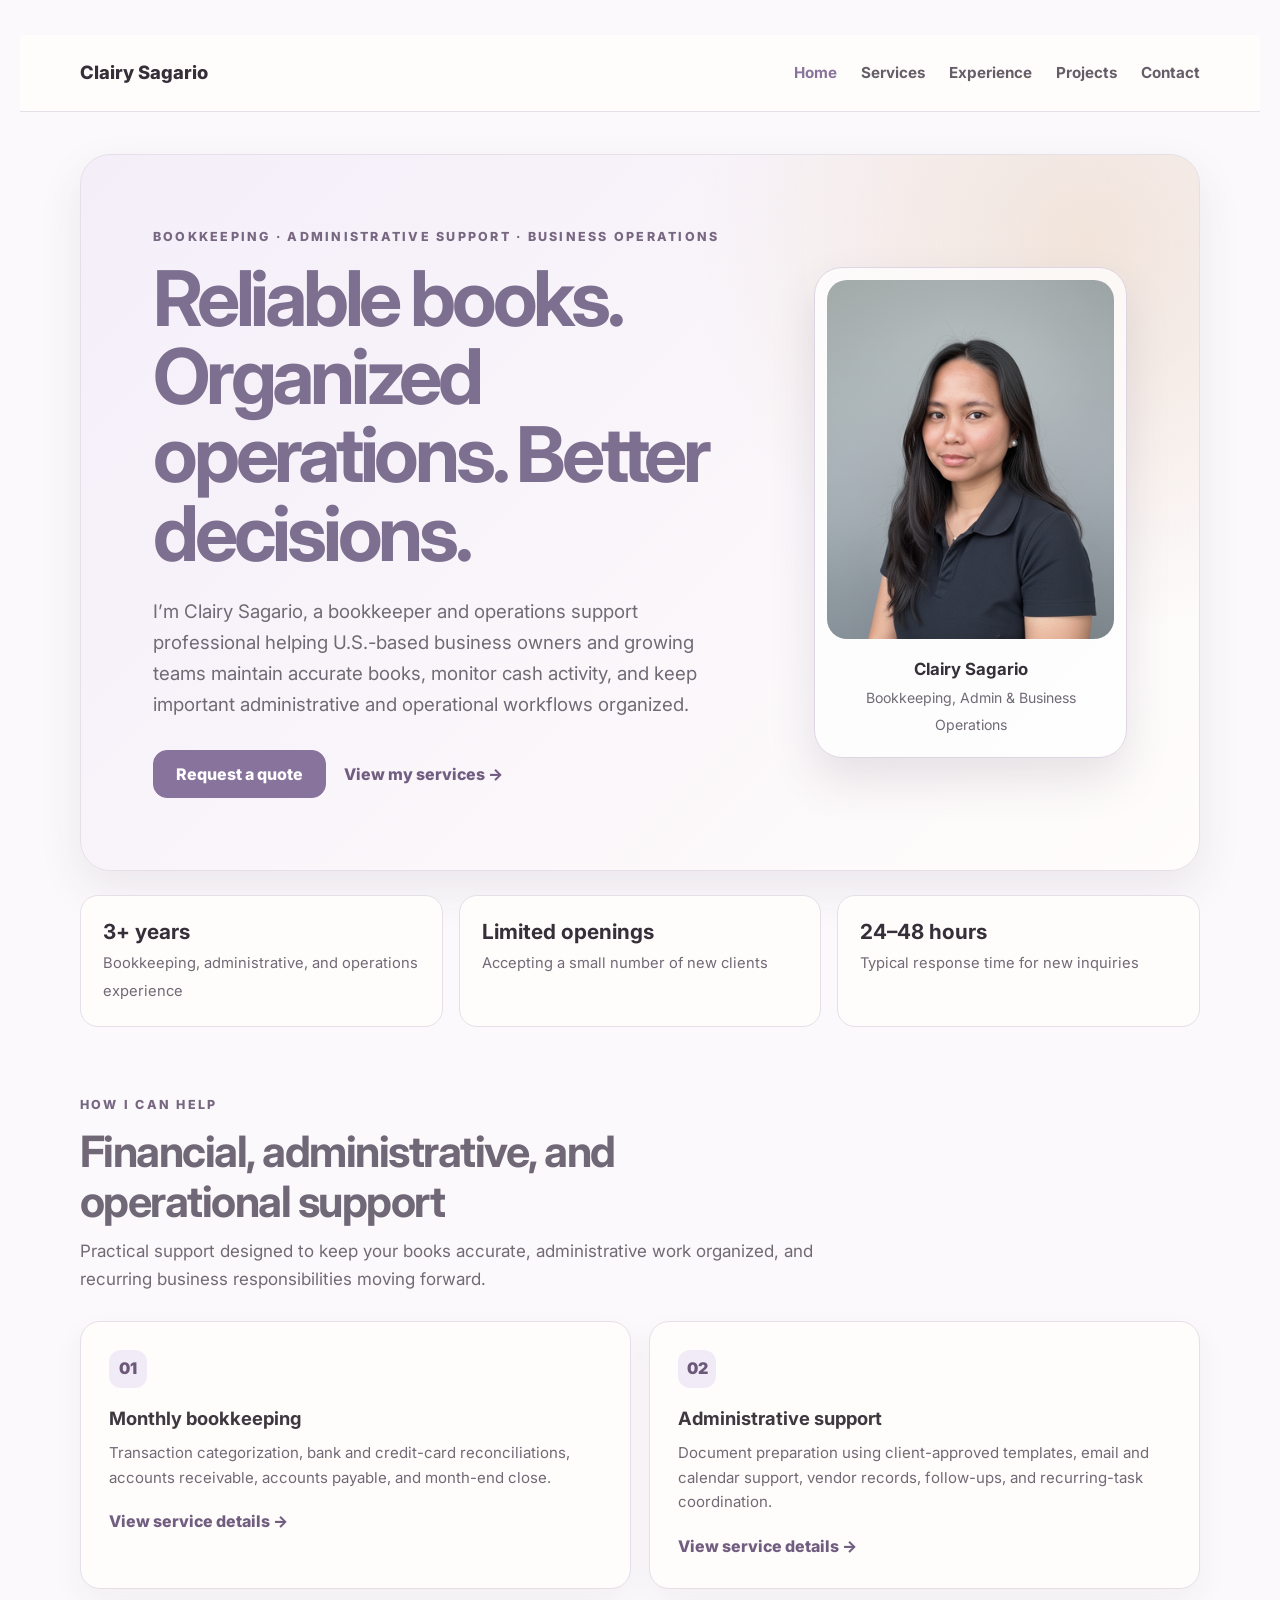
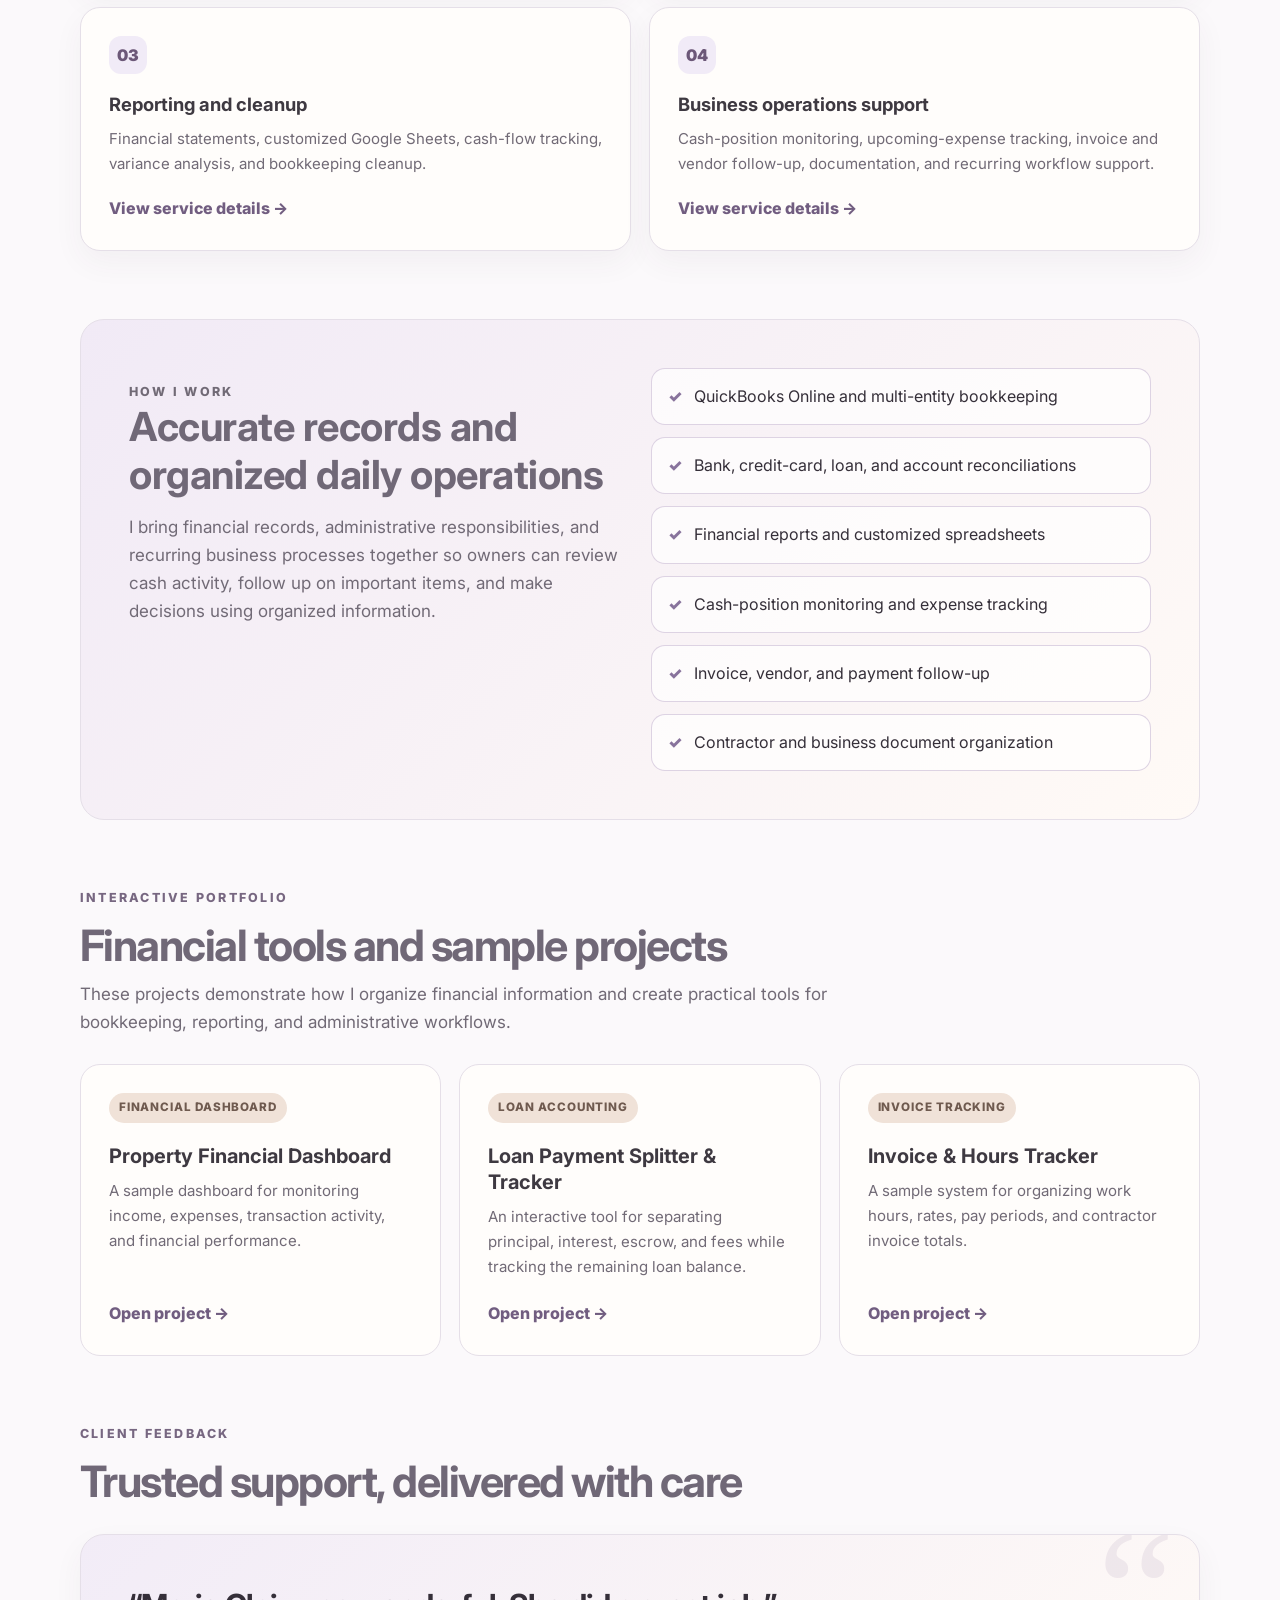
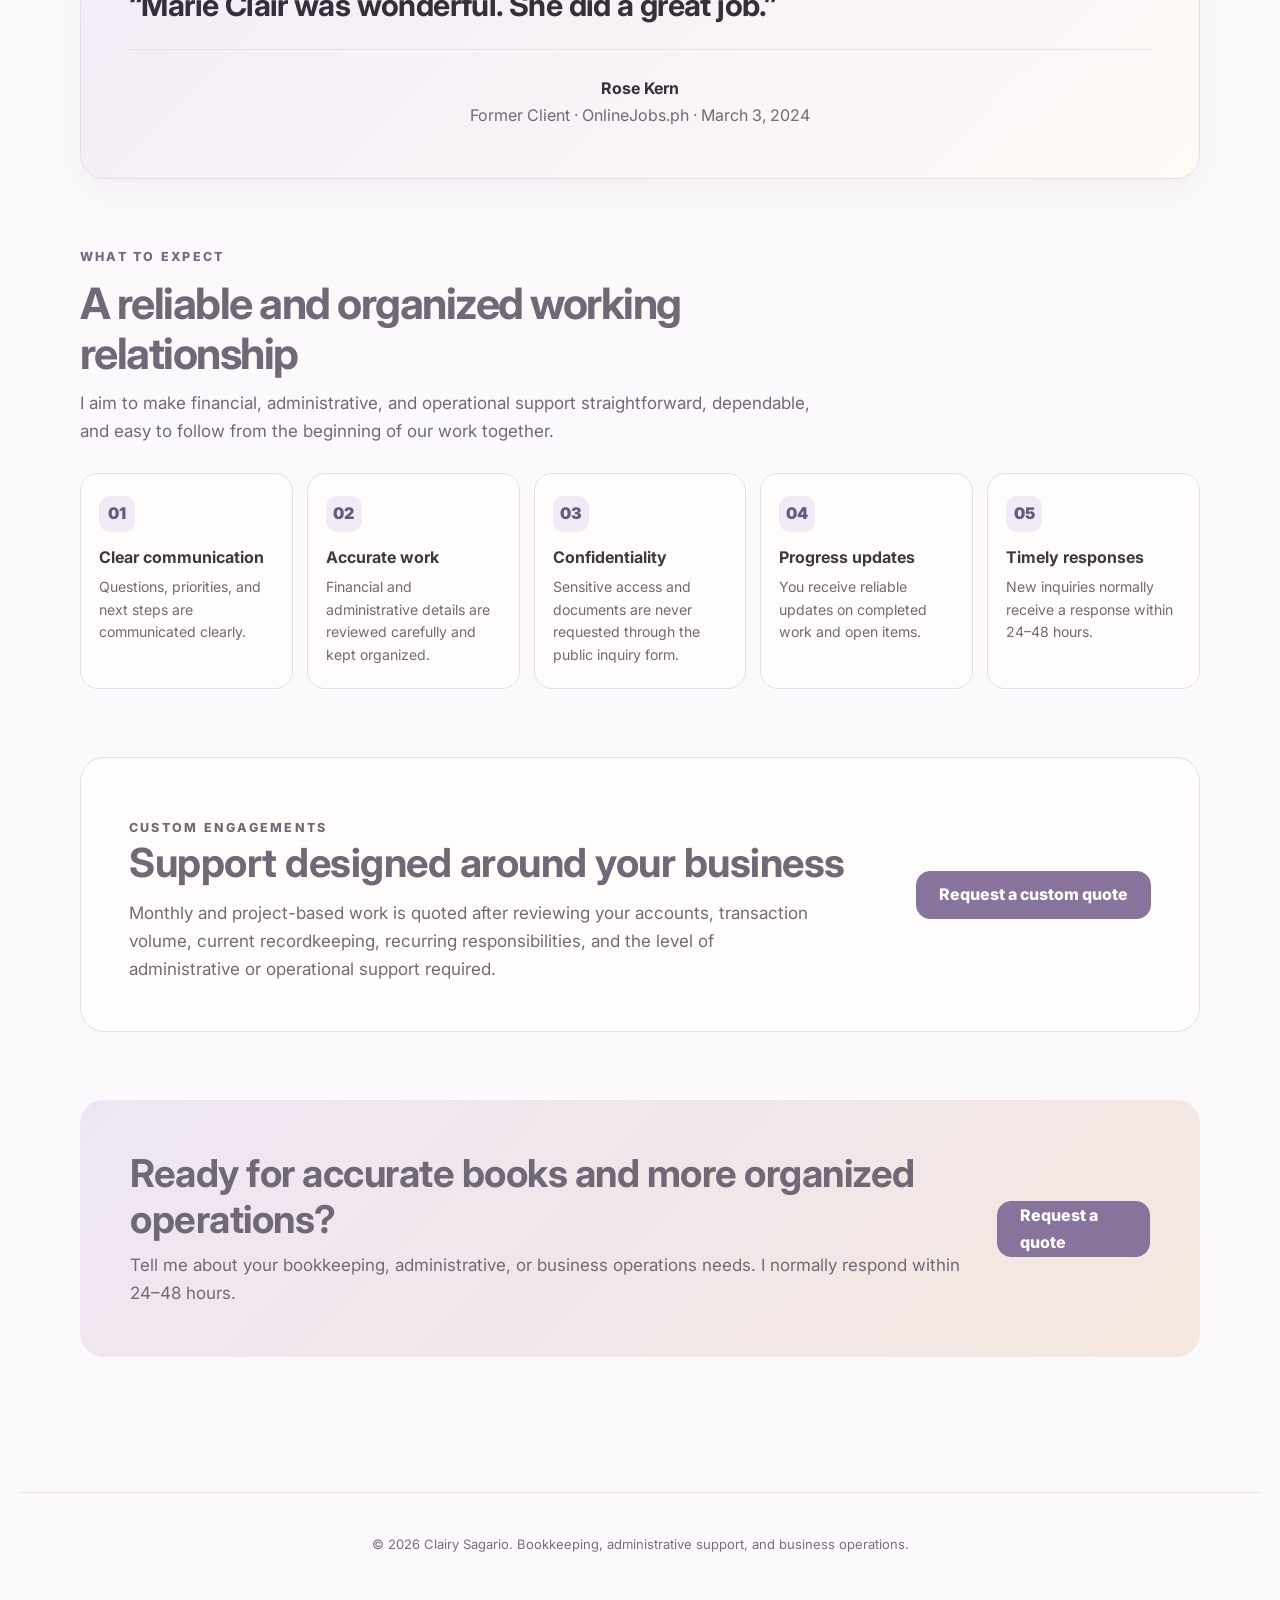
<file: index.html>
<!DOCTYPE html>
<html lang="en">
<head>
  <link rel="icon" type="image/svg+xml" href="favicon.svg">
  <meta charset="UTF-8">
  <meta name="viewport" content="width=device-width, initial-scale=1.0">

  <meta
    name="description"
    content="Clairy Sagario provides professional bookkeeping, administrative support, financial reporting, and business operations support for U.S.-based and growing businesses."
  >

  <title>Clairy Sagario | Bookkeeping, Admin &amp; Business Operations</title>

  <meta property="og:type" content="website">

  <meta
    property="og:title"
    content="Clairy Sagario | Bookkeeping, Admin &amp; Business Operations"
  >

  <meta
    property="og:description"
    content="Reliable bookkeeping, administrative support, financial reporting, and organized business operations for growing businesses."
  >

  <meta
    property="og:url"
    content="https://clairysagario-wq.github.io/clairy-portfolio-website/"
  >

  <meta
    property="og:image"
    content="https://clairysagario-wq.github.io/clairy-portfolio-website/clairy-sagario-headshot.png"
  >

  <meta
    property="og:image:alt"
    content="Professional headshot of Clairy Sagario"
  >

  <meta property="og:site_name" content="Clairy Sagario">

  <meta name="twitter:card" content="summary">

  <meta
    name="twitter:title"
    content="Clairy Sagario | Bookkeeping, Admin &amp; Business Operations"
  >

  <meta
    name="twitter:description"
    content="Reliable bookkeeping, administrative support, financial reporting, and organized business operations for growing businesses."
  >

  <meta
    name="twitter:image"
    content="https://clairysagario-wq.github.io/clairy-portfolio-website/clairy-sagario-headshot.png"
  >

  <link rel="preconnect" href="https://fonts.googleapis.com">

  <link
    rel="preconnect"
    href="https://fonts.gstatic.com"
    crossorigin
  >

  <link
    href="https://fonts.googleapis.com/css2?family=Inter:wght@400;700;800;900&amp;display=swap"
    rel="stylesheet"
  >

  <link rel="stylesheet" href="style.css">

  <style>
    :root {
      --home-text: #352f39;
      --home-muted: #716a76;
      --home-lavender: #f1ebf7;
      --home-lavender-dark: #88739c;
      --home-nude: #f0e2d8;
      --home-white: #fffdfb;
      --home-border: #e5dfe8;
      --home-shadow: 0 18px 45px rgba(73, 60, 84, 0.09);
    }

    * {
      box-sizing: border-box;
    }

    body {
      margin: 0;
      color: var(--home-text);
      background: #fbf9fb;
      font-family:
        Inter,
        -apple-system,
        BlinkMacSystemFont,
        "Segoe UI",
        sans-serif;
      line-height: 1.7;
    }

    .home-header {
      position: sticky;
      top: 0;
      z-index: 20;
      border-bottom: 1px solid var(--home-border);
      background: rgba(255, 253, 251, 0.95);
      backdrop-filter: blur(14px);
    }

    .home-nav {
      width: min(1120px, calc(100% - 40px));
      min-height: 76px;
      margin: auto;
      display: flex;
      align-items: center;
      justify-content: space-between;
      gap: 28px;
    }

    .home-brand {
      color: var(--home-text);
      font-size: 1.15rem;
      font-weight: 800;
      text-decoration: none;
    }

    .home-links {
      display: flex;
      gap: 24px;
      flex-wrap: wrap;
    }

    .home-links a {
      color: #655e69;
      font-size: 0.95rem;
      font-weight: 700;
      text-decoration: none;
    }

    .home-links a:hover,
    .home-links a[aria-current="page"] {
      color: var(--home-lavender-dark);
    }

    .home-page {
      width: min(1120px, calc(100% - 40px));
      margin: auto;
      padding: 42px 0 70px;
    }

    .home-hero {
      display: grid;
      grid-template-columns:
        minmax(0, 1.3fr)
        minmax(280px, 0.7fr);
      align-items: center;
      gap: clamp(36px, 7vw, 80px);
      padding: clamp(34px, 6vw, 72px);
      border: 1px solid var(--home-border);
      border-radius: 30px;
      background:
        radial-gradient(
          circle at 90% 12%,
          rgba(240, 226, 216, 0.9),
          transparent 33%
        ),
        linear-gradient(
          135deg,
          #f4eef9,
          var(--home-white)
        );
      box-shadow: var(--home-shadow);
    }

    .home-eyebrow {
      margin: 0 0 12px;
      color: #776781;
      font-size: 0.78rem;
      font-weight: 800;
      letter-spacing: 0.18em;
      text-transform: uppercase;
    }

    .home-hero h1 {
      margin: 0;
      font-size: clamp(2.7rem, 6vw, 5rem);
      line-height: 1.02;
      letter-spacing: -0.055em;
    }

    .home-intro {
      max-width: 700px;
      margin: 24px 0 0;
      color: var(--home-muted);
      font-size: clamp(1rem, 2vw, 1.17rem);
    }

    .home-actions {
      display: flex;
      gap: 12px;
      flex-wrap: wrap;
      margin-top: 30px;
    }

    .home-button {
      display: inline-flex;
      align-items: center;
      justify-content: center;
      min-height: 48px;
      padding: 0 22px;
      border: 1px solid var(--home-lavender-dark);
      border-radius: 14px;
      background: var(--home-lavender-dark);
      color: white;
      font-weight: 800;
      text-decoration: none;
      transition: 0.2s ease;
    }

    .home-button:hover {
      transform: translateY(-2px);
      box-shadow: 0 12px 25px rgba(95, 75, 112, 0.18);
    }

    .home-text-link {
      display: inline-flex;
      align-items: center;
      min-height: 48px;
      padding: 0 6px;
      color: #715d80;
      font-weight: 800;
      text-decoration: none;
    }

    .home-text-link:hover {
      text-decoration: underline;
    }

    .home-photo-card {
      position: relative;
      max-width: 340px;
      margin: auto;
      padding: 12px;
      border: 1px solid #ded4e3;
      border-radius: 28px;
      background: rgba(255, 255, 255, 0.72);
      box-shadow: 0 22px 45px rgba(73, 60, 84, 0.13);
    }

    .home-photo-card::before {
      content: "";
      position: absolute;
      top: -18px;
      right: -18px;
      width: 105px;
      height: 105px;
      border-radius: 50%;
      background: var(--home-nude);
      z-index: -1;
    }

    .home-photo-card::after {
      content: "";
      position: absolute;
      bottom: -16px;
      left: -16px;
      width: 75px;
      height: 75px;
      border-radius: 24px;
      background: var(--home-lavender);
      transform: rotate(12deg);
      z-index: -1;
    }

    .home-photo {
      display: block;
      width: 100%;
      aspect-ratio: 4 / 5;
      border-radius: 20px;
      object-fit: cover;
      object-position: center 24%;
    }

    .home-photo-caption {
      padding: 16px 8px 7px;
      text-align: center;
    }

    .home-photo-caption strong {
      display: block;
      font-size: 1.05rem;
    }

    .home-photo-caption span {
      color: var(--home-muted);
      font-size: 0.88rem;
    }

    .home-stats {
      display: grid;
      grid-template-columns: repeat(3, 1fr);
      gap: 16px;
      margin-top: 24px;
    }

    .home-stat {
      padding: 22px;
      border: 1px solid var(--home-border);
      border-radius: 18px;
      background: var(--home-white);
    }

    .home-stat strong {
      display: block;
      margin-bottom: 4px;
      font-size: 1.3rem;
      line-height: 1.3;
    }

    .home-stat span {
      color: var(--home-muted);
      font-size: 0.92rem;
    }

    .home-section {
      margin-top: 68px;
    }

    .home-section-heading {
      max-width: 750px;
      margin-bottom: 28px;
    }

    .home-section-heading h2 {
      margin: 0;
      font-size: clamp(1.9rem, 4vw, 2.7rem);
      line-height: 1.15;
      letter-spacing: -0.035em;
    }

    .home-section-heading p:not(.home-eyebrow) {
      margin: 10px 0 0;
      color: var(--home-muted);
    }

    .home-services {
      display: grid;
      grid-template-columns: repeat(2, 1fr);
      gap: 18px;
    }

    .home-card {
      padding: 28px;
      border: 1px solid var(--home-border);
      border-radius: 20px;
      background: var(--home-white);
      box-shadow: 0 12px 30px rgba(73, 60, 84, 0.05);
    }

    .home-card-number {
      display: inline-flex;
      align-items: center;
      justify-content: center;
      width: 38px;
      height: 38px;
      margin-bottom: 18px;
      border-radius: 12px;
      background: var(--home-lavender);
      color: #6c5878;
      font-weight: 900;
    }

    .home-card h3 {
      margin: 0 0 10px;
      font-size: 1.15rem;
      line-height: 1.35;
    }

    .home-card p {
      margin: 0;
      color: var(--home-muted);
      font-size: 0.94rem;
    }

    .home-card a {
      display: inline-block;
      margin-top: 18px;
      color: #715d80;
      font-weight: 800;
      text-decoration: none;
    }

    .home-specialty {
      display: grid;
      grid-template-columns: 1fr 1fr;
      gap: 22px;
      padding: clamp(28px, 5vw, 48px);
      border: 1px solid var(--home-border);
      border-radius: 24px;
      background:
        linear-gradient(
          135deg,
          #f1eaf6,
          #fffaf6
        );
    }

    .home-specialty h2 {
      margin: 0;
      font-size: clamp(1.8rem, 4vw, 2.5rem);
      line-height: 1.2;
    }

    .home-specialty p {
      margin: 14px 0 0;
      color: var(--home-muted);
    }

    .home-checklist {
      display: grid;
      gap: 12px;
      align-content: center;
    }

    .home-check {
      display: flex;
      align-items: flex-start;
      gap: 12px;
      padding: 14px 16px;
      border: 1px solid rgba(218, 207, 224, 0.9);
      border-radius: 14px;
      background: rgba(255, 255, 255, 0.68);
    }

    .home-check-mark {
      color: var(--home-lavender-dark);
      font-weight: 900;
    }

    .home-projects {
      display: grid;
      grid-template-columns: repeat(3, 1fr);
      gap: 18px;
    }

    .home-project {
      display: flex;
      flex-direction: column;
      min-height: 260px;
      padding: 28px;
      border: 1px solid var(--home-border);
      border-radius: 20px;
      background: var(--home-white);
      color: var(--home-text);
      text-decoration: none;
      transition: 0.2s ease;
    }

    .home-project:hover {
      transform: translateY(-4px);
      box-shadow: var(--home-shadow);
    }

    .home-project-tag {
      align-self: flex-start;
      padding: 5px 10px;
      border-radius: 999px;
      background: var(--home-nude);
      color: #6f5a4f;
      font-size: 0.73rem;
      font-weight: 800;
      letter-spacing: 0.07em;
      text-transform: uppercase;
    }

    .home-project h3 {
      margin: 20px 0 10px;
      font-size: 1.25rem;
      line-height: 1.3;
    }

    .home-project p {
      margin: 0;
      color: var(--home-muted);
      font-size: 0.94rem;
    }

    .home-project-link {
      margin-top: auto;
      padding-top: 20px;
      color: #715d80;
      font-weight: 800;
    }

    .home-testimonial {
      position: relative;
      padding: clamp(30px, 5vw, 48px);
      overflow: hidden;
      border: 1px solid var(--home-border);
      border-radius: 24px;
      background:
        linear-gradient(
          135deg,
          #f2ecf7,
          #fffaf6
        );
      box-shadow: 0 12px 30px rgba(73, 60, 84, 0.05);
    }

    .home-testimonial::before {
      content: "“";
      position: absolute;
      top: -32px;
      right: 24px;
      color: rgba(136, 115, 156, 0.12);
      font-family: Georgia, serif;
      font-size: 11rem;
      line-height: 1;
    }

    .home-testimonial blockquote {
      position: relative;
      max-width: 820px;
      margin: 0;
      font-size: clamp(1.35rem, 3vw, 1.9rem);
      font-weight: 700;
      line-height: 1.45;
      letter-spacing: -0.02em;
    }

    .home-testimonial footer {
      position: relative;
      margin-top: 22px;
      color: var(--home-muted);
    }

    .home-testimonial footer strong {
      display: block;
      color: var(--home-text);
      font-size: 1rem;
    }

    .home-expect-grid {
      display: grid;
      grid-template-columns: repeat(5, 1fr);
      gap: 14px;
    }

    .home-expect-card {
      padding: 22px 18px;
      border: 1px solid var(--home-border);
      border-radius: 18px;
      background: var(--home-white);
    }

    .home-expect-icon {
      display: inline-flex;
      align-items: center;
      justify-content: center;
      width: 36px;
      height: 36px;
      margin-bottom: 15px;
      border-radius: 11px;
      background: var(--home-lavender);
      color: #6c5878;
      font-weight: 900;
    }

    .home-expect-card h3 {
      margin: 0 0 8px;
      font-size: 1rem;
      line-height: 1.35;
    }

    .home-expect-card p {
      margin: 0;
      color: var(--home-muted);
      font-size: 0.88rem;
      line-height: 1.6;
    }

    .home-pricing {
      display: flex;
      align-items: center;
      justify-content: space-between;
      gap: 30px;
      padding: clamp(28px, 5vw, 48px);
      border: 1px solid var(--home-border);
      border-radius: 24px;
      background: var(--home-white);
    }

    .home-pricing h2 {
      margin: 0;
      font-size: clamp(1.8rem, 4vw, 2.5rem);
      line-height: 1.2;
    }

    .home-pricing p {
      max-width: 700px;
      margin: 12px 0 0;
      color: var(--home-muted);
    }

    .home-cta {
      display: flex;
      align-items: center;
      justify-content: space-between;
      gap: 28px;
      margin-top: 68px;
      padding: clamp(30px, 5vw, 50px);
      border-radius: 24px;
      background:
        linear-gradient(
          135deg,
          #eee6f4,
          #f4e8df
        );
    }

    .home-cta h2 {
      margin: 0;
      font-size: clamp(1.7rem, 4vw, 2.4rem);
      line-height: 1.2;
    }

    .home-cta p {
      margin: 9px 0 0;
      color: var(--home-muted);
    }

    .home-footer {
      padding: 28px 20px 36px;
      color: #7b747e;
      text-align: center;
      font-size: 0.9rem;
    }

    @media (max-width: 880px) {
      .home-hero {
        grid-template-columns: 1fr;
      }

      .home-photo-card {
        width: min(100%, 340px);
      }

      .home-services,
      .home-projects,
      .home-expect-grid {
        grid-template-columns: 1fr;
      }

      .home-specialty {
        grid-template-columns: 1fr;
      }

      .home-pricing,
      .home-cta {
        align-items: flex-start;
        flex-direction: column;
      }
    }

    @media (max-width: 720px) {
      .home-nav {
        padding: 16px 0;
        align-items: flex-start;
        flex-direction: column;
        gap: 10px;
      }

      .home-links {
        gap: 14px 18px;
      }

      .home-stats {
        grid-template-columns: 1fr;
      }
    }

    @media (max-width: 520px) {
      .home-page,
      .home-nav {
        width: calc(100% - 24px);
      }

      .home-page {
        padding-top: 20px;
      }

      .home-hero {
        padding: 28px 22px;
        border-radius: 22px;
      }

      .home-actions .home-button {
        width: 100%;
      }

      .home-actions {
        align-items: flex-start;
        flex-direction: column;
      }

      .home-text-link {
        padding: 6px 0;
      }
    }
  </style>
</head>

<body>
  <header class="home-header">
    <nav class="home-nav" aria-label="Main navigation">
      <a class="home-brand" href="index.html">
        Clairy Sagario
      </a>

      <div class="home-links">
        <a href="index.html" aria-current="page">Home</a>
        <a href="services.html">Services</a>
        <a href="experience.html">Experience</a>
        <a href="projects.html">Projects</a>
        <a href="contact.html">Contact</a>
      </div>
    </nav>
  </header>

  <main class="home-page">
    <section class="home-hero">
      <div>
        <p class="home-eyebrow">
          Bookkeeping · Administrative Support · Business Operations
        </p>

        <h1>
          Reliable books. Organized operations. Better decisions.
        </h1>

        <p class="home-intro">
          I’m Clairy Sagario, a bookkeeper and operations support
          professional helping U.S.-based business owners and growing
          teams maintain accurate books, monitor cash activity, and
          keep important administrative and operational workflows
          organized.
        </p>

        <div class="home-actions">
          <a class="home-button" href="contact.html">
            Request a quote
          </a>

          <a class="home-text-link" href="services.html">
            View my services
            <span aria-hidden="true">&nbsp;→</span>
          </a>
        </div>
      </div>

      <figure class="home-photo-card">
        <img
          class="home-photo"
          src="clairy-sagario-headshot.png"
          alt="Professional headshot of Clairy Sagario"
        >

        <figcaption class="home-photo-caption">
          <strong>Clairy Sagario</strong>

          <span>
            Bookkeeping, Admin &amp; Business Operations
          </span>
        </figcaption>
      </figure>
    </section>

    <section
      class="home-stats"
      aria-label="Professional highlights"
    >
      <div class="home-stat">
        <strong>3+ years</strong>

        <span>
          Bookkeeping, administrative, and operations experience
        </span>
      </div>

      <div class="home-stat">
        <strong>Limited openings</strong>

        <span>
          Accepting a small number of new clients
        </span>
      </div>

      <div class="home-stat">
        <strong>24–48 hours</strong>

        <span>
          Typical response time for new inquiries
        </span>
      </div>
    </section>

    <section class="home-section">
      <div class="home-section-heading">
        <p class="home-eyebrow">
          How I can help
        </p>

        <h2>
          Financial, administrative, and operational support
        </h2>

        <p>
          Practical support designed to keep your books accurate,
          administrative work organized, and recurring business
          responsibilities moving forward.
        </p>
      </div>

      <div class="home-services">
        <article class="home-card">
          <span class="home-card-number">01</span>

          <h3>Monthly bookkeeping</h3>

          <p>
            Transaction categorization, bank and credit-card
            reconciliations, accounts receivable, accounts payable,
            and month-end close.
          </p>

          <a href="services.html">
            View service details →
          </a>
        </article>

        <article class="home-card">
          <span class="home-card-number">02</span>

          <h3>Administrative support</h3>

          <p>
            Document preparation using client-approved templates,
            email and calendar support, vendor records, follow-ups,
            and recurring-task coordination.
          </p>

          <a href="services.html">
            View service details →
          </a>
        </article>

        <article class="home-card">
          <span class="home-card-number">03</span>

          <h3>Reporting and cleanup</h3>

          <p>
            Financial statements, customized Google Sheets,
            cash-flow tracking, variance analysis, and
            bookkeeping cleanup.
          </p>

          <a href="services.html">
            View service details →
          </a>
        </article>

        <article class="home-card">
          <span class="home-card-number">04</span>

          <h3>Business operations support</h3>

          <p>
            Cash-position monitoring, upcoming-expense tracking,
            invoice and vendor follow-up, documentation, and
            recurring workflow support.
          </p>

          <a href="services.html">
            View service details →
          </a>
        </article>
      </div>
    </section>

    <section class="home-section home-specialty">
      <div>
        <p class="home-eyebrow">
          How I work
        </p>

        <h2>
          Accurate records and organized daily operations
        </h2>

        <p>
          I bring financial records, administrative responsibilities,
          and recurring business processes together so owners can
          review cash activity, follow up on important items, and
          make decisions using organized information.
        </p>
      </div>

      <div class="home-checklist">
        <div class="home-check">
          <span class="home-check-mark">✓</span>

          <span>
            QuickBooks Online and multi-entity bookkeeping
          </span>
        </div>

        <div class="home-check">
          <span class="home-check-mark">✓</span>

          <span>
            Bank, credit-card, loan, and account reconciliations
          </span>
        </div>

        <div class="home-check">
          <span class="home-check-mark">✓</span>

          <span>
            Financial reports and customized spreadsheets
          </span>
        </div>

        <div class="home-check">
          <span class="home-check-mark">✓</span>

          <span>
            Cash-position monitoring and expense tracking
          </span>
        </div>

        <div class="home-check">
          <span class="home-check-mark">✓</span>

          <span>
            Invoice, vendor, and payment follow-up
          </span>
        </div>

        <div class="home-check">
          <span class="home-check-mark">✓</span>

          <span>
            Contractor and business document organization
          </span>
        </div>
      </div>
    </section>

    <section class="home-section">
      <div class="home-section-heading">
        <p class="home-eyebrow">
          Interactive portfolio
        </p>

        <h2>
          Financial tools and sample projects
        </h2>

        <p>
          These projects demonstrate how I organize financial
          information and create practical tools for bookkeeping,
          reporting, and administrative workflows.
        </p>
      </div>

      <div class="home-projects">
        <a
          class="home-project"
          href="property-dashboard.html"
        >
          <span class="home-project-tag">
            Financial dashboard
          </span>

          <h3>
            Property Financial Dashboard
          </h3>

          <p>
            A sample dashboard for monitoring income, expenses,
            transaction activity, and financial performance.
          </p>

          <span class="home-project-link">
            Open project →
          </span>
        </a>

        <a
          class="home-project"
          href="loan-tracker.html"
        >
          <span class="home-project-tag">
            Loan accounting
          </span>

          <h3>
            Loan Payment Splitter &amp; Tracker
          </h3>

          <p>
            An interactive tool for separating principal,
            interest, escrow, and fees while tracking the
            remaining loan balance.
          </p>

          <span class="home-project-link">
            Open project →
          </span>
        </a>

        <a
          class="home-project"
          href="invoice.html"
        >
          <span class="home-project-tag">
            Invoice tracking
          </span>

          <h3>
            Invoice &amp; Hours Tracker
          </h3>

          <p>
            A sample system for organizing work hours, rates,
            pay periods, and contractor invoice totals.
          </p>

          <span class="home-project-link">
            Open project →
          </span>
        </a>
      </div>
    </section>

    <section class="home-section">
      <div class="home-section-heading">
        <p class="home-eyebrow">
          Client feedback
        </p>

        <h2>
          Trusted support, delivered with care
        </h2>
      </div>

      <article class="home-testimonial">
        <blockquote>
          “Marie Clair was wonderful. She did a great job.”
        </blockquote>

        <footer>
          <strong>Rose Kern</strong>

          <span>
            Former Client · OnlineJobs.ph · March 3, 2024
          </span>
        </footer>
      </article>
    </section>

    <section class="home-section">
      <div class="home-section-heading">
        <p class="home-eyebrow">
          What to expect
        </p>

        <h2>
          A reliable and organized working relationship
        </h2>

        <p>
          I aim to make financial, administrative, and operational
          support straightforward, dependable, and easy to follow
          from the beginning of our work together.
        </p>
      </div>

      <div class="home-expect-grid">
        <article class="home-expect-card">
          <span class="home-expect-icon">01</span>

          <h3>Clear communication</h3>

          <p>
            Questions, priorities, and next steps are
            communicated clearly.
          </p>
        </article>

        <article class="home-expect-card">
          <span class="home-expect-icon">02</span>

          <h3>Accurate work</h3>

          <p>
            Financial and administrative details are reviewed
            carefully and kept organized.
          </p>
        </article>

        <article class="home-expect-card">
          <span class="home-expect-icon">03</span>

          <h3>Confidentiality</h3>

          <p>
            Sensitive access and documents are never requested
            through the public inquiry form.
          </p>
        </article>

        <article class="home-expect-card">
          <span class="home-expect-icon">04</span>

          <h3>Progress updates</h3>

          <p>
            You receive reliable updates on completed work and
            open items.
          </p>
        </article>

        <article class="home-expect-card">
          <span class="home-expect-icon">05</span>

          <h3>Timely responses</h3>

          <p>
            New inquiries normally receive a response within
            24–48 hours.
          </p>
        </article>
      </div>
    </section>

    <section class="home-section home-pricing">
      <div>
        <p class="home-eyebrow">
          Custom engagements
        </p>

        <h2>
          Support designed around your business
        </h2>

        <p>
          Monthly and project-based work is quoted after reviewing
          your accounts, transaction volume, current recordkeeping,
          recurring responsibilities, and the level of administrative
          or operational support required.
        </p>
      </div>

      <a class="home-button" href="contact.html">
        Request a custom quote
      </a>
    </section>

    <section class="home-cta">
      <div>
        <h2>
          Ready for accurate books and more organized operations?
        </h2>

        <p>
          Tell me about your bookkeeping, administrative, or
          business operations needs. I normally respond within
          24–48 hours.
        </p>
      </div>

      <a class="home-button" href="contact.html">
        Request a quote
      </a>
    </section>
  </main>

  <footer class="home-footer">
    <p>
      © 2026 Clairy Sagario. Bookkeeping, administrative support,
      and business operations.
    </p>
  </footer>
</body>
</html>
</file>
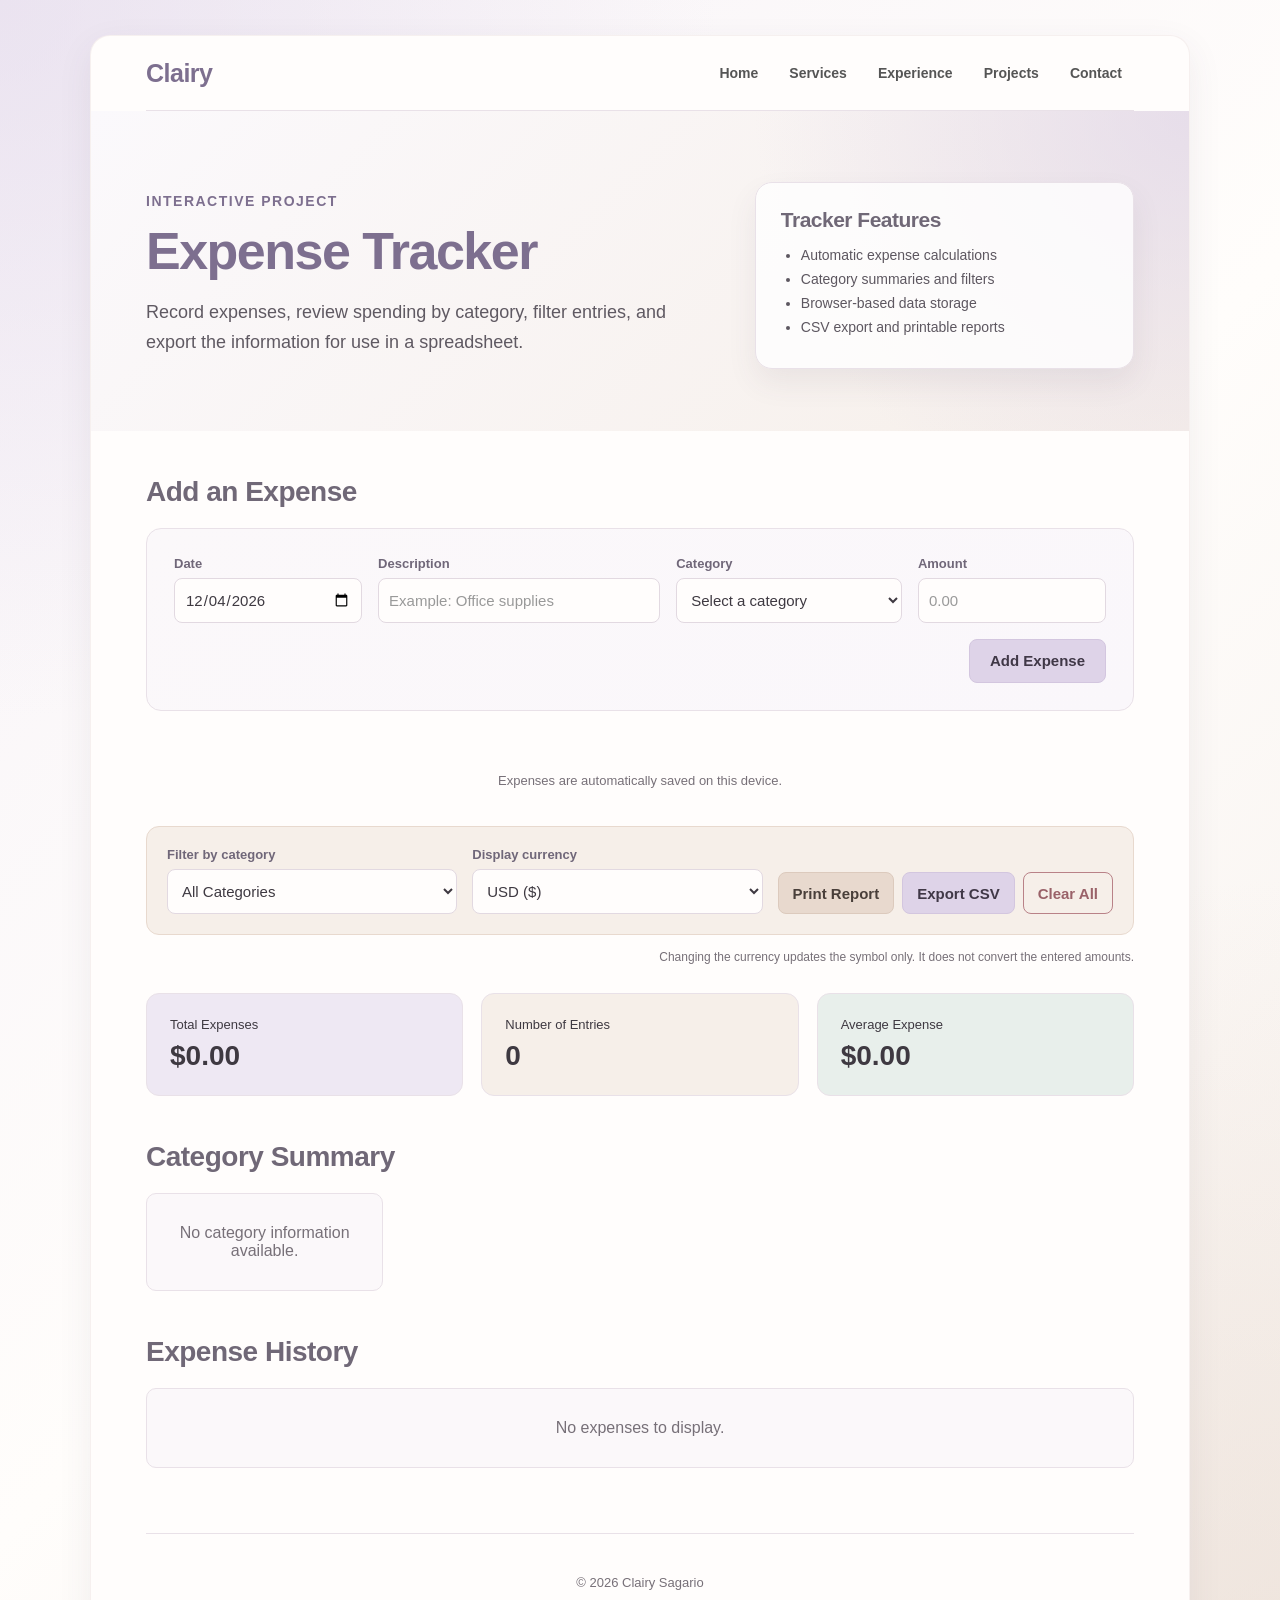
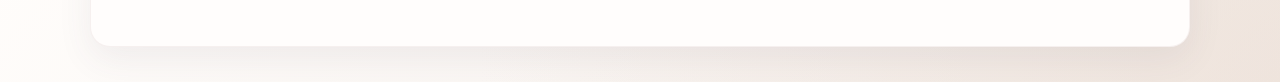
<file: calculator.html>
<!DOCTYPE html>
<html lang="en">
<head>
  <link rel="icon" type="image/svg+xml" href="favicon.svg">
  <meta charset="UTF-8">

  <meta
    name="viewport"
    content="width=device-width, initial-scale=1.0"
  >

  <title>Expense Tracker | Clairy Sagario</title>

  <link rel="stylesheet" href="style.css">

  <style>
    .tracker-hero {
      align-items: center;
      background:
        radial-gradient(
          circle at top right,
          rgba(222, 211, 232, 0.65),
          transparent 38%
        ),
        linear-gradient(
          135deg,
          #fbf9fc,
          var(--nude-soft)
        );
      display: grid;
      gap: 40px;
      grid-template-columns: 1.2fr 0.8fr;
      margin: 0 -55px;
      padding: 65px 55px 55px;
    }

    .tracker-hero-content p:last-child {
      color: #5f5962;
      font-size: 18px;
      max-width: 680px;
    }

    .tracker-features {
      background-color: rgba(255, 255, 255, 0.8);
      border: 1px solid var(--border);
      border-radius: 17px;
      box-shadow:
        0 14px 30px rgba(82, 68, 91, 0.08);
      padding: 25px;
    }

    .tracker-features h2 {
      font-size: 21px;
      margin: 0 0 15px;
    }

    .tracker-features ul {
      margin: 0;
      padding-left: 20px;
    }

    .tracker-features li {
      color: #5d5760;
      font-size: 14px;
      margin-bottom: 8px;
    }

    .entry-section {
      margin-top: 45px;
    }

    .entry-section h2 {
      margin-bottom: 20px;
    }

    .expense-form {
      background:
        linear-gradient(
          145deg,
          var(--surface-soft),
          #faf7fb
        );
      border: 1px solid var(--border);
      border-radius: 15px;
      display: grid;
      gap: 16px;
      grid-template-columns: 1fr 1.5fr 1.2fr 1fr;
      padding: 27px;
    }

    .form-group {
      display: flex;
      flex-direction: column;
      gap: 7px;
    }

    label {
      color: #706779;
      font-size: 13px;
      font-weight: bold;
    }

    input,
    select {
      background-color: #fffdfc;
      border: 1px solid #e2d9e1;
      border-radius: 8px;
      color: var(--text);
      font-family: inherit;
      font-size: 15px;
      height: 45px;
      padding: 10px;
      width: 100%;
    }

    input:focus,
    select:focus {
      border-color: #b8a5c6;
      outline: 3px solid rgba(184, 165, 198, 0.17);
    }

    .form-actions {
      display: flex;
      grid-column: 1 / -1;
      justify-content: flex-end;
    }

    .message {
      color: #9a6269;
      font-weight: bold;
      min-height: 25px;
      text-align: center;
    }

    .save-note {
      color: var(--text-soft);
      font-size: 13px;
      margin-top: 0;
      text-align: center;
    }

    .tracker-controls {
      align-items: end;
      background-color: var(--nude-soft);
      border: 1px solid var(--nude-accent);
      border-radius: 13px;
      display: grid;
      gap: 15px;
      grid-template-columns: 1fr 1fr auto;
      margin: 35px 0 25px;
      padding: 20px;
    }

    .control-buttons {
      display: flex;
      flex-wrap: wrap;
      gap: 8px;
    }

    .control-button {
      min-height: 42px;
      padding: 9px 14px;
    }

    .secondary-button {
      background-color: var(--nude-accent);
      border-color: #dccabd;
      color: #493f3a;
    }

    .clear-button {
      background-color: transparent;
      border-color: #b98288;
      color: #9a6269;
    }

    .clear-button:hover {
      background-color: #b98288;
      border-color: #b98288;
      color: white;
    }

    .currency-note {
      color: var(--text-soft);
      font-size: 12px;
      margin: -12px 0 25px;
      text-align: right;
    }

    .summary-grid {
      display: grid;
      gap: 18px;
      grid-template-columns: repeat(3, 1fr);
      margin: 25px 0 40px;
    }

    .summary-card {
      border: 1px solid var(--border);
      border-radius: 13px;
      padding: 23px;
    }

    .summary-card span {
      color: #625b65;
      display: block;
      font-size: 13px;
      margin-bottom: 8px;
    }

    .summary-card strong {
      color: var(--text);
      font-size: 28px;
    }

    .total-card {
      background-color: var(--lavender-soft);
    }

    .count-card {
      background-color: var(--nude-soft);
    }

    .average-card {
      background-color: #e8efeb;
    }

    .category-section h2,
    .history-section h2 {
      margin-bottom: 20px;
    }

    .category-summary {
      display: grid;
      gap: 13px;
      grid-template-columns: repeat(4, 1fr);
      margin-bottom: 45px;
    }

    .category-card {
      background-color: var(--surface-soft);
      border: 1px solid var(--border);
      border-radius: 10px;
      padding: 17px;
    }

    .category-card span {
      color: var(--text-soft);
      display: block;
      font-size: 12px;
      margin-bottom: 6px;
    }

    .category-card strong {
      color: var(--primary-dark);
      font-size: 19px;
    }

    .expense-list {
      display: flex;
      flex-direction: column;
      gap: 12px;
    }

    .expense-item {
      align-items: center;
      background-color: var(--surface-soft);
      border: 1px solid var(--border);
      border-left: 4px solid var(--lavender-accent);
      border-radius: 10px;
      display: grid;
      gap: 15px;
      grid-template-columns: 1fr 2fr 1.2fr 1fr auto;
      padding: 16px;
    }

    .expense-date {
      color: var(--text-soft);
      font-size: 13px;
    }

    .expense-description {
      color: var(--text);
      font-weight: bold;
    }

    .expense-category {
      color: var(--secondary);
      font-size: 14px;
    }

    .expense-amount {
      color: var(--primary-dark);
      font-weight: bold;
      text-align: right;
    }

    .remove-button {
      background-color: #b98288;
      border-color: #b98288;
      color: white;
      font-size: 12px;
      min-height: 36px;
      padding: 7px 11px;
    }

    .remove-button:hover {
      background-color: #a86f76;
      border-color: #a86f76;
      color: white;
    }

    .empty-message {
      background-color: var(--nude-soft);
      border: 1px solid var(--nude-accent);
      border-radius: 10px;
      color: var(--text-soft);
      padding: 30px;
      text-align: center;
    }

    @media (max-width: 900px) {
      .tracker-hero {
        margin-left: -35px;
        margin-right: -35px;
        padding-left: 35px;
        padding-right: 35px;
      }

      .expense-form {
        grid-template-columns: 1fr 1fr;
      }

      .category-summary {
        grid-template-columns: repeat(2, 1fr);
      }

      .tracker-controls {
        grid-template-columns: 1fr 1fr;
      }

      .control-buttons {
        grid-column: 1 / -1;
      }

      .expense-item {
        grid-template-columns: 1fr 2fr 1fr auto;
      }

      .expense-date {
        grid-column: 1 / -1;
      }
    }

    @media (max-width: 750px) {
      .tracker-hero {
        grid-template-columns: 1fr;
        text-align: center;
      }

      .tracker-hero-content p:last-child {
        margin-left: auto;
        margin-right: auto;
      }

      .tracker-features {
        margin: 0 auto;
        max-width: 450px;
        text-align: left;
        width: 100%;
      }

      .summary-grid {
        grid-template-columns: 1fr;
      }
    }

    @media (max-width: 600px) {
      .tracker-hero {
        margin-left: -22px;
        margin-right: -22px;
        padding: 55px 22px 45px;
      }

      .expense-form,
      .tracker-controls,
      .category-summary {
        grid-template-columns: 1fr;
      }

      .form-actions,
      .control-buttons {
        grid-column: auto;
      }

      .form-actions button,
      .control-buttons button {
        width: 100%;
      }

      .currency-note {
        text-align: left;
      }

      .expense-item {
        align-items: start;
        grid-template-columns: 1fr auto;
      }

      .expense-date,
      .expense-description,
      .expense-category,
      .expense-amount {
        grid-column: 1;
        text-align: left;
      }

      .remove-button {
        grid-column: 2;
        grid-row: 1 / 5;
      }
    }

    @media print {
      body {
        background-color: white;
        padding: 0;
      }

      .container {
        border: none;
        box-shadow: none;
        max-width: none;
        padding: 15px;
      }

      .navigation,
      .entry-section,
      .message,
      .save-note,
      .control-buttons,
      .currency-note,
      .remove-button,
      footer {
        display: none;
      }

      .tracker-hero {
        background: white;
        display: block;
        margin: 0;
        padding: 10px 0 25px;
      }

      .tracker-features {
        display: none;
      }

      .tracker-controls {
        background: white;
        border: none;
        display: block;
        margin: 0;
        padding: 0;
      }

      .tracker-controls .form-group:first-child {
        display: none;
      }

      .expense-item,
      .summary-card,
      .category-card {
        break-inside: avoid;
      }
    }
  </style>
</head>

<body>
  <main class="container">

    <nav class="navigation">
      <a href="index.html" class="logo">Clairy</a>

      <div class="nav-links">
        <a href="index.html">Home</a>
        <a href="services.html">Services</a>
        <a href="experience.html">Experience</a>
        <a href="projects.html">Projects</a>
        <a href="contact.html">Contact</a>
      </div>
    </nav>

    <section class="tracker-hero">

      <div class="tracker-hero-content">
        <p class="greeting">Interactive Project</p>

        <h1>Expense Tracker</h1>

        <p>
          Record expenses, review spending by category, filter
          entries, and export the information for use in a
          spreadsheet.
        </p>
      </div>

      <aside class="tracker-features">
        <h2>Tracker Features</h2>

        <ul>
          <li>Automatic expense calculations</li>
          <li>Category summaries and filters</li>
          <li>Browser-based data storage</li>
          <li>CSV export and printable reports</li>
        </ul>
      </aside>

    </section>

    <section class="entry-section">
      <h2>Add an Expense</h2>

      <form id="expenseForm" class="expense-form">

        <div class="form-group">
          <label for="expenseDate">Date</label>

          <input id="expenseDate" type="date" required>
        </div>

        <div class="form-group">
          <label for="description">Description</label>

          <input
            id="description"
            type="text"
            required
            placeholder="Example: Office supplies"
          >
        </div>

        <div class="form-group">
          <label for="category">Category</label>

          <select id="category" required>
            <option value="">Select a category</option>
            <option>Office</option>
            <option>Utilities</option>
            <option>Travel</option>
            <option>Meals</option>
            <option>Repairs and Maintenance</option>
            <option>Software and Subscriptions</option>
            <option>Professional Fees</option>
            <option>Other</option>
          </select>
        </div>

        <div class="form-group">
          <label for="amount">Amount</label>

          <input
            id="amount"
            type="number"
            required
            min="0.01"
            step="0.01"
            placeholder="0.00"
          >
        </div>

        <div class="form-actions">
          <button type="submit">
            Add Expense
          </button>
        </div>

      </form>

      <p id="message" class="message"></p>

      <p class="save-note">
        Expenses are automatically saved on this device.
      </p>
    </section>

    <section>
      <div class="tracker-controls">

        <div class="form-group">
          <label for="categoryFilter">
            Filter by category
          </label>

          <select id="categoryFilter">
            <option value="All Categories">
              All Categories
            </option>
          </select>
        </div>

        <div class="form-group">
          <label for="currencySelect">
            Display currency
          </label>

          <select id="currencySelect">
            <option value="USD">USD ($)</option>
            <option value="PHP">PHP (₱)</option>
            <option value="EUR">EUR (€)</option>
            <option value="GBP">GBP (£)</option>
          </select>
        </div>

        <div class="control-buttons">
          <button
            id="printButton"
            class="control-button secondary-button"
            type="button"
          >
            Print Report
          </button>

          <button
            id="exportButton"
            class="control-button"
            type="button"
          >
            Export CSV
          </button>

          <button
            id="clearButton"
            class="control-button clear-button"
            type="button"
          >
            Clear All
          </button>
        </div>

      </div>

      <p class="currency-note">
        Changing the currency updates the symbol only. It does not
        convert the entered amounts.
      </p>

      <div class="summary-grid">

        <article class="summary-card total-card">
          <span>Total Expenses</span>
          <strong id="totalAmount">$0.00</strong>
        </article>

        <article class="summary-card count-card">
          <span>Number of Entries</span>
          <strong id="expenseCount">0</strong>
        </article>

        <article class="summary-card average-card">
          <span>Average Expense</span>
          <strong id="averageExpense">$0.00</strong>
        </article>

      </div>
    </section>

    <section class="category-section">
      <h2>Category Summary</h2>

      <div
        id="categorySummary"
        class="category-summary"
      ></div>
    </section>

    <section class="history-section">
      <h2>Expense History</h2>

      <div id="expenseList" class="expense-list"></div>
    </section>

    <footer>
      <p>© 2026 Clairy Sagario</p>
    </footer>

  </main>

  <script>
    const expenseForm =
      document.getElementById("expenseForm");

    const expenseDate =
      document.getElementById("expenseDate");

    const descriptionInput =
      document.getElementById("description");

    const categoryInput =
      document.getElementById("category");

    const amountInput =
      document.getElementById("amount");

    const categoryFilter =
      document.getElementById("categoryFilter");

    const currencySelect =
      document.getElementById("currencySelect");

    const totalAmount =
      document.getElementById("totalAmount");

    const expenseCount =
      document.getElementById("expenseCount");

    const averageExpense =
      document.getElementById("averageExpense");

    const categorySummary =
      document.getElementById("categorySummary");

    const expenseList =
      document.getElementById("expenseList");

    const message =
      document.getElementById("message");

    const printButton =
      document.getElementById("printButton");

    const exportButton =
      document.getElementById("exportButton");

    const clearButton =
      document.getElementById("clearButton");

    const currencySymbols = {
      USD: "$",
      PHP: "₱",
      EUR: "€",
      GBP: "£"
    };

    let expenses =
      JSON.parse(
        localStorage.getItem("clairyExpenses")
      ) || [];

    const savedCurrency =
      localStorage.getItem("expenseCurrency");

    if (savedCurrency) {
      currencySelect.value = savedCurrency;
    }

    function getToday() {
      const today = new Date();
      const year = today.getFullYear();

      const month = String(
        today.getMonth() + 1
      ).padStart(2, "0");

      const day = String(
        today.getDate()
      ).padStart(2, "0");

      return `${year}-${month}-${day}`;
    }

    function formatDate(dateValue) {
      const date = new Date(dateValue + "T00:00:00");

      return date.toLocaleDateString("en-US", {
        month: "short",
        day: "numeric",
        year: "numeric"
      });
    }

    function formatMoney(value) {
      const symbol =
        currencySymbols[currencySelect.value];

      return symbol + value.toLocaleString("en-US", {
        minimumFractionDigits: 2,
        maximumFractionDigits: 2
      });
    }

    function saveExpenses() {
      localStorage.setItem(
        "clairyExpenses",
        JSON.stringify(expenses)
      );
    }

    expenseForm.addEventListener(
      "submit",
      function (event) {
        event.preventDefault();

        const expenseAmount =
          Number(amountInput.value);

        if (
          descriptionInput.value.trim() === "" ||
          categoryInput.value === "" ||
          amountInput.value === "" ||
          expenseAmount <= 0
        ) {
          message.textContent =
            "Please complete all fields using a valid amount.";

          return;
        }

        const expense = {
          id: Date.now(),
          date: expenseDate.value,
          description: descriptionInput.value.trim(),
          category: categoryInput.value,
          amount: expenseAmount
        };

        expenses.push(expense);

        saveExpenses();

        expenseForm.reset();
        expenseDate.value = getToday();
        message.textContent = "";

        updateTracker();
      }
    );

    categoryFilter.addEventListener(
      "change",
      updateTracker
    );

    currencySelect.addEventListener(
      "change",
      function () {
        localStorage.setItem(
          "expenseCurrency",
          currencySelect.value
        );

        updateTracker();
      }
    );

    function updateCategoryFilter() {
      const selectedCategory = categoryFilter.value;

      const categories = [
        ...new Set(
          expenses.map(function (expense) {
            return expense.category;
          })
        )
      ].sort();

      categoryFilter.innerHTML = "";

      const allOption = document.createElement("option");

      allOption.value = "All Categories";
      allOption.textContent = "All Categories";

      categoryFilter.appendChild(allOption);

      categories.forEach(function (categoryName) {
        const option = document.createElement("option");

        option.value = categoryName;
        option.textContent = categoryName;

        categoryFilter.appendChild(option);
      });

      if (categories.includes(selectedCategory)) {
        categoryFilter.value = selectedCategory;
      } else {
        categoryFilter.value = "All Categories";
      }
    }

    function getFilteredExpenses() {
      if (categoryFilter.value === "All Categories") {
        return expenses;
      }

      return expenses.filter(function (expense) {
        return expense.category === categoryFilter.value;
      });
    }

    function updateSummary(filteredExpenses) {
      const total = filteredExpenses.reduce(
        function (sum, expense) {
          return sum + expense.amount;
        },
        0
      );

      const count = filteredExpenses.length;

      const average =
        count === 0 ? 0 : total / count;

      totalAmount.textContent = formatMoney(total);
      expenseCount.textContent = count;
      averageExpense.textContent = formatMoney(average);
    }

    function updateCategorySummary(filteredExpenses) {
      categorySummary.innerHTML = "";

      if (filteredExpenses.length === 0) {
        const emptyMessage = document.createElement("div");

        emptyMessage.className = "empty-message";
        emptyMessage.textContent =
          "No category information available.";

        categorySummary.appendChild(emptyMessage);

        return;
      }

      const totals = {};

      filteredExpenses.forEach(function (expense) {
        if (!totals[expense.category]) {
          totals[expense.category] = 0;
        }

        totals[expense.category] += expense.amount;
      });

      Object.keys(totals)
        .sort()
        .forEach(function (categoryName) {
          const card = document.createElement("article");
          const name = document.createElement("span");
          const amount = document.createElement("strong");

          card.className = "category-card";
          name.textContent = categoryName;
          amount.textContent =
            formatMoney(totals[categoryName]);

          card.appendChild(name);
          card.appendChild(amount);

          categorySummary.appendChild(card);
        });
    }

    function displayExpenses(filteredExpenses) {
      expenseList.innerHTML = "";

      if (filteredExpenses.length === 0) {
        const emptyMessage = document.createElement("div");

        emptyMessage.className = "empty-message";
        emptyMessage.textContent =
          "No expenses to display.";

        expenseList.appendChild(emptyMessage);

        return;
      }

      const sortedExpenses =
        [...filteredExpenses].sort(function (a, b) {
          return new Date(b.date) - new Date(a.date);
        });

      sortedExpenses.forEach(function (expense) {
        const item = document.createElement("article");
        const date = document.createElement("div");
        const description = document.createElement("div");
        const category = document.createElement("div");
        const amount = document.createElement("div");
        const removeButton = document.createElement("button");

        item.className = "expense-item";

        date.className = "expense-date";
        date.textContent = formatDate(expense.date);

        description.className = "expense-description";
        description.textContent = expense.description;

        category.className = "expense-category";
        category.textContent = expense.category;

        amount.className = "expense-amount";
        amount.textContent = formatMoney(expense.amount);

        removeButton.className = "remove-button";
        removeButton.type = "button";
        removeButton.textContent = "Remove";

        removeButton.addEventListener(
          "click",
          function () {
            removeExpense(expense.id);
          }
        );

        item.appendChild(date);
        item.appendChild(description);
        item.appendChild(category);
        item.appendChild(amount);
        item.appendChild(removeButton);

        expenseList.appendChild(item);
      });
    }

    function updateTracker() {
      updateCategoryFilter();

      const filteredExpenses =
        getFilteredExpenses();

      updateSummary(filteredExpenses);
      updateCategorySummary(filteredExpenses);
      displayExpenses(filteredExpenses);
    }

    function removeExpense(expenseId) {
      expenses = expenses.filter(function (expense) {
        return expense.id !== expenseId;
      });

      saveExpenses();
      updateTracker();
    }

    printButton.addEventListener("click", function () {
      window.print();
    });

    exportButton.addEventListener(
      "click",
      function () {
        const filteredExpenses =
          getFilteredExpenses();

        if (filteredExpenses.length === 0) {
          message.textContent =
            "There are no expenses to export.";

          return;
        }

        const rows = [
          [
            "Date",
            "Description",
            "Category",
            "Amount",
            "Currency"
          ]
        ];

        filteredExpenses.forEach(function (expense) {
          rows.push([
            expense.date,
            expense.description,
            expense.category,
            expense.amount.toFixed(2),
            currencySelect.value
          ]);
        });

        const csvContent = rows
          .map(function (row) {
            return row
              .map(function (value) {
                return (
                  '"' +
                  String(value).replace(/"/g, '""') +
                  '"'
                );
              })
              .join(",");
          })
          .join("\n");

        const file = new Blob(
          [csvContent],
          { type: "text/csv;charset=utf-8;" }
        );

        const fileUrl = URL.createObjectURL(file);
        const downloadLink = document.createElement("a");

        downloadLink.href = fileUrl;
        downloadLink.download = "expense-report.csv";

        document.body.appendChild(downloadLink);
        downloadLink.click();
        downloadLink.remove();

        URL.revokeObjectURL(fileUrl);

        message.textContent =
          "Expense report downloaded successfully.";
      }
    );

    clearButton.addEventListener(
      "click",
      function () {
        if (expenses.length === 0) {
          message.textContent =
            "There are no expenses to clear.";

          return;
        }

        const confirmed = window.confirm(
          "Are you sure you want to delete all expenses?"
        );

        if (confirmed) {
          expenses = [];
          saveExpenses();

          categoryFilter.value = "All Categories";
          message.textContent = "";

          updateTracker();
        }
      }
    );

    expenseDate.value = getToday();

    updateTracker();
  </script>
</body>
</html>
</file>
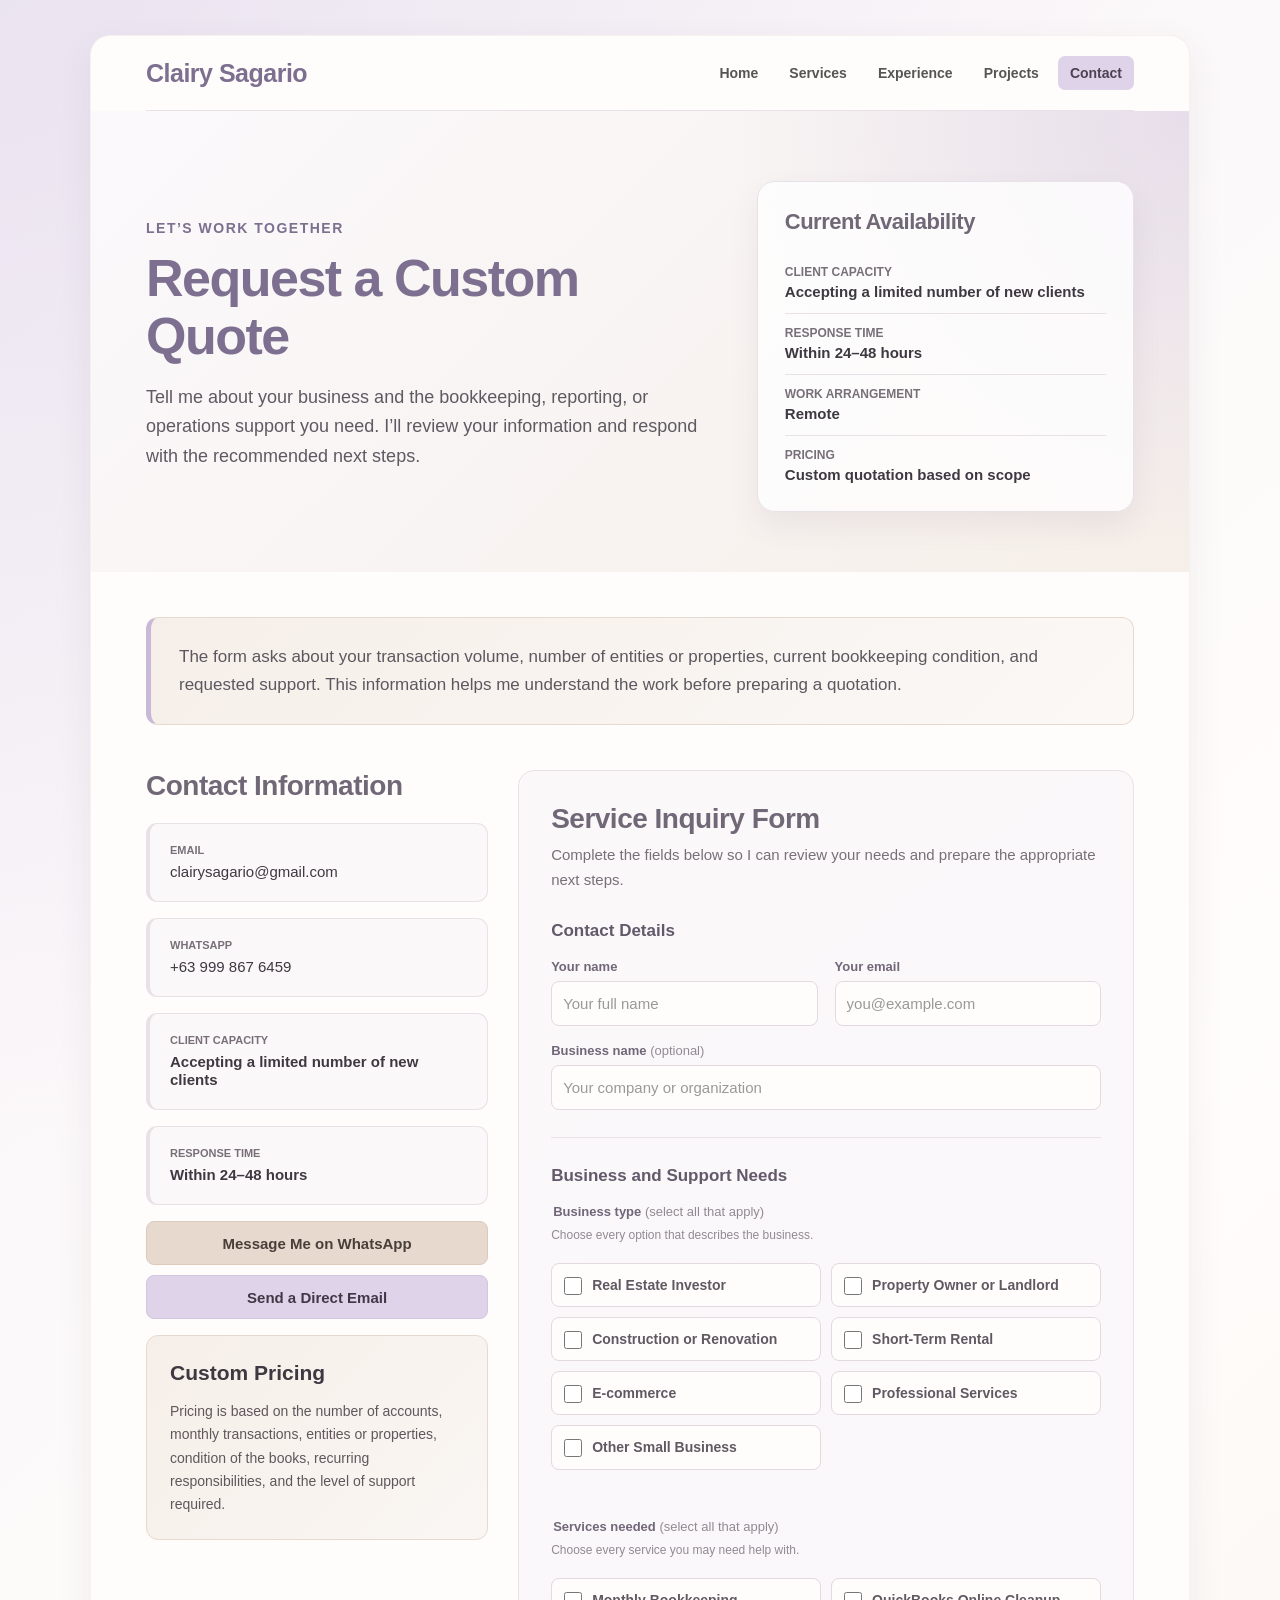
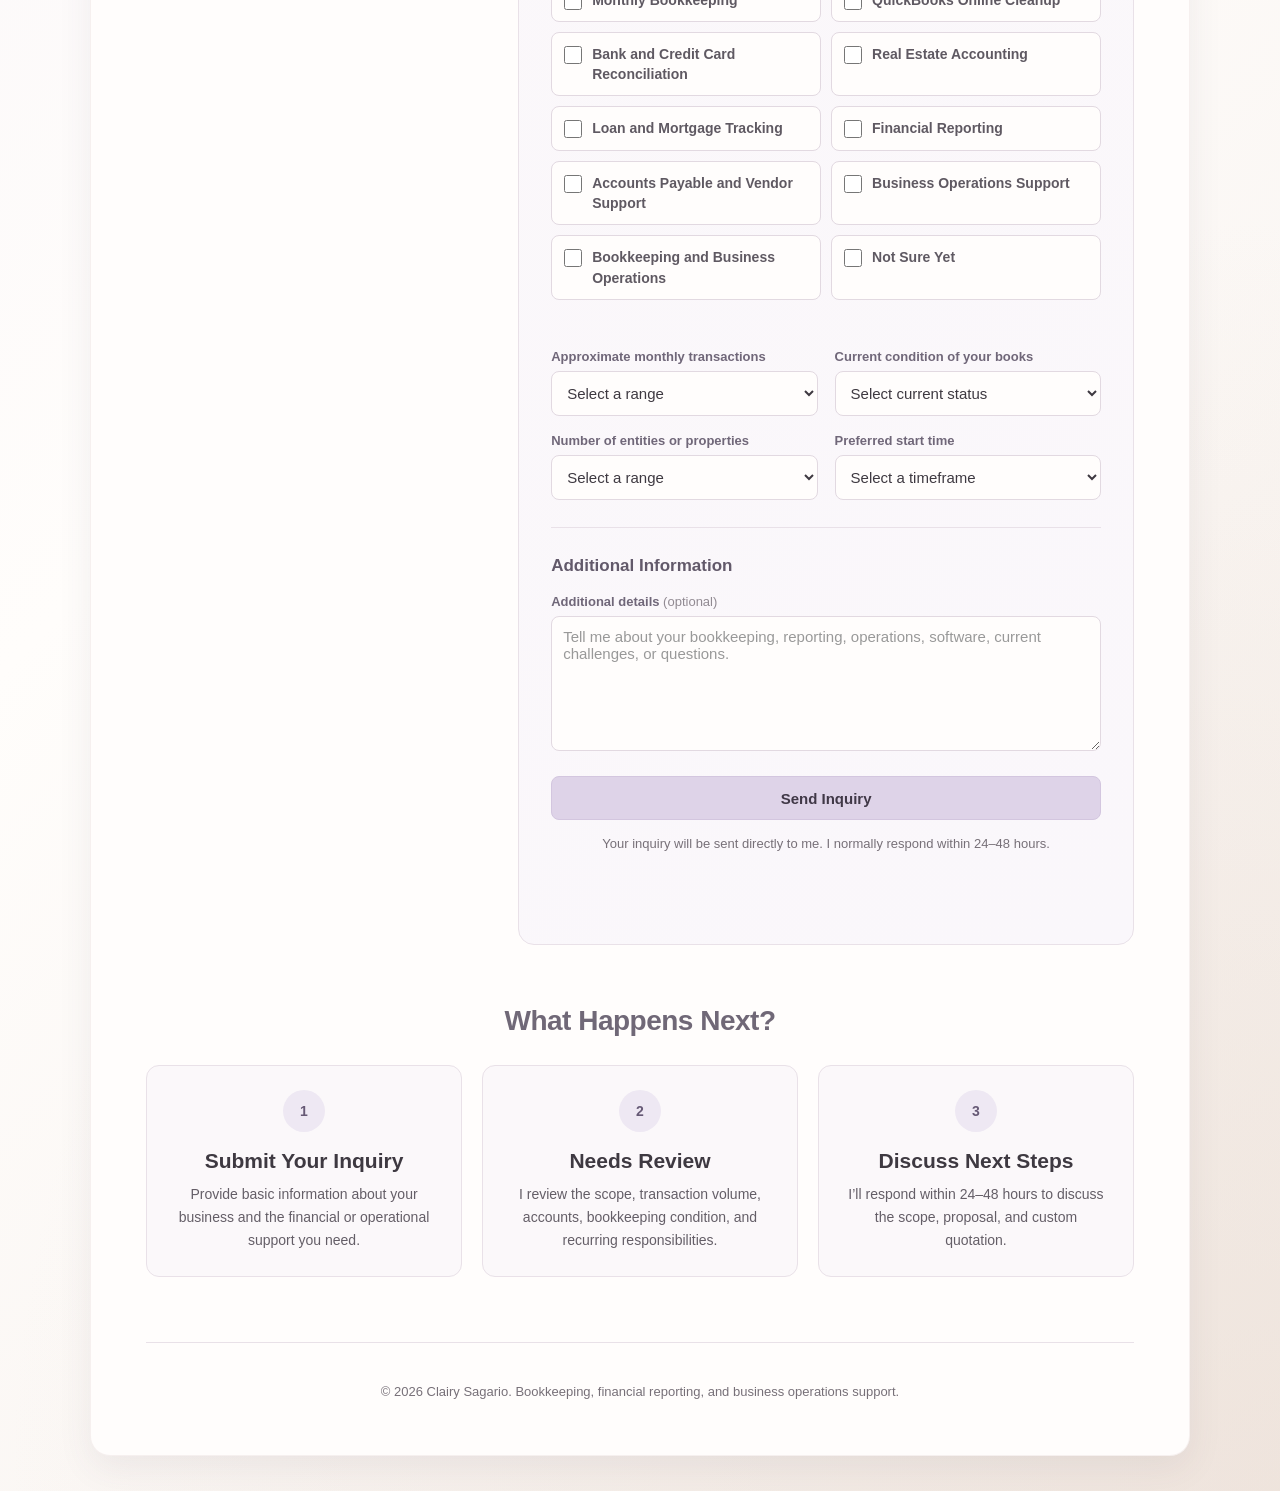
<file: contact.html>
<!DOCTYPE html>
<html lang="en">
<head>
  <link rel="icon" type="image/svg+xml" href="favicon.svg">
  <meta charset="UTF-8">

  <meta
    name="viewport"
    content="width=device-width, initial-scale=1.0"
  >

  <meta
    name="description"
    content="Request a custom quote for bookkeeping, financial reporting, real estate accounting, or business operations support from Clairy Sagario."
  >

  <title>Request a Quote | Clairy Sagario</title>

  <link rel="preconnect" href="https://fonts.googleapis.com">
  <link rel="preconnect" href="https://fonts.gstatic.com" crossorigin>

  <link
    href="https://fonts.googleapis.com/css2?family=Inter:wght@400;700;800;900&amp;display=swap"
    rel="stylesheet"
  >

  <link rel="stylesheet" href="style.css">

  <style>
    .contact-hero {
      align-items: center;
      background:
        radial-gradient(
          circle at top right,
          rgba(222, 211, 232, 0.65),
          transparent 38%
        ),
        linear-gradient(
          135deg,
          #fbf9fc,
          var(--nude-soft)
        );
      display: grid;
      gap: 45px;
      grid-template-columns: 1.2fr 0.8fr;
      margin: 0 -55px;
      padding: 70px 55px 60px;
    }

    .contact-hero-content p:last-of-type {
      color: #5f5962;
      font-size: 18px;
      max-width: 680px;
    }

    .availability-card {
      background-color: rgba(255, 255, 255, 0.8);
      border: 1px solid var(--border);
      border-radius: 18px;
      box-shadow: 0 14px 30px rgba(82, 68, 91, 0.08);
      padding: 27px;
    }

    .availability-card h2 {
      font-size: 22px;
      margin: 0 0 18px;
    }

    .availability-row {
      border-bottom: 1px solid var(--border);
      padding: 12px 0;
    }

    .availability-row:last-child {
      border-bottom: none;
      padding-bottom: 0;
    }

    .availability-row span {
      color: var(--text-soft);
      display: block;
      font-size: 12px;
      font-weight: bold;
      margin-bottom: 4px;
      text-transform: uppercase;
    }

    .availability-row strong {
      color: var(--text);
      font-size: 15px;
    }

    .contact-introduction {
      background:
        linear-gradient(
          135deg,
          var(--nude-soft),
          #fbf8f6
        );
      border: 1px solid var(--nude-accent);
      border-left: 5px solid #cab9d6;
      border-radius: 12px;
      margin: 45px 0;
      padding: 25px 28px;
    }

    .contact-introduction p {
      color: #5d5760;
      margin: 0;
    }

    .contact-layout {
      align-items: start;
      display: grid;
      gap: 30px;
      grid-template-columns: 0.75fr 1.35fr;
    }

    .contact-information {
      display: flex;
      flex-direction: column;
      gap: 16px;
    }

    .contact-information > h2 {
      margin: 0 0 5px;
    }

    .contact-card {
      background-color: var(--surface-soft);
      border: 1px solid var(--border);
      border-left: 4px solid var(--lavender-accent);
      border-radius: 11px;
      padding: 20px;
    }

    .contact-card span {
      color: var(--text-soft);
      display: block;
      font-size: 11px;
      font-weight: bold;
      margin-bottom: 7px;
      text-transform: uppercase;
    }

    .contact-card strong,
    .contact-card a {
      color: var(--text);
      font-size: 15px;
      overflow-wrap: anywhere;
      text-decoration: none;
    }

    .contact-card a:hover {
      color: var(--primary-dark);
      text-decoration: underline;
    }

    .contact-actions {
      display: grid;
      gap: 10px;
      grid-template-columns: 1fr;
    }

    .contact-actions .button {
      width: 100%;
    }

    .whatsapp-button {
      background-color: var(--nude-accent);
      border-color: #dccabd;
      color: #493f3a;
    }

    .whatsapp-button:hover {
      background-color: #ddccc0;
      color: #3e3531;
    }

    .quote-note {
      background:
        linear-gradient(
          135deg,
          var(--nude-soft),
          #faf6f3
        );
      border: 1px solid var(--nude-accent);
      border-radius: 12px;
      color: var(--text);
      padding: 23px;
    }

    .quote-note h3 {
      color: var(--text);
      margin: 0 0 10px;
    }

    .quote-note p {
      color: #5f575c;
      font-size: 14px;
      margin-bottom: 0;
    }

    .inquiry-form {
      background:
        linear-gradient(
          145deg,
          var(--surface-soft),
          #faf7fb
        );
      border: 1px solid var(--border);
      border-radius: 16px;
      padding: 32px;
    }

    .inquiry-form h2 {
      margin: 0 0 8px;
    }

    .form-introduction {
      color: var(--text-soft);
      font-size: 15px;
      margin: 0 0 27px;
    }

    .form-section {
      border-bottom: 1px solid var(--border);
      margin-bottom: 27px;
      padding-bottom: 27px;
    }

    .form-section:last-of-type {
      border-bottom: none;
      margin-bottom: 0;
      padding-bottom: 0;
    }

    .form-section h3 {
      color: #62596a;
      font-size: 17px;
      margin: 0 0 17px;
    }

    .form-grid {
      display: grid;
      gap: 17px;
      grid-template-columns: 1fr 1fr;
    }

    .form-group {
      display: flex;
      flex-direction: column;
      gap: 7px;
    }

    .full-width {
      grid-column: 1 / -1;
    }

    label {
      color: #706779;
      font-size: 13px;
      font-weight: bold;
    }

    .optional {
      color: #918a92;
      font-weight: normal;
    }

    input,
    select,
    textarea {
      background-color: #fffdfc;
      border: 1px solid #e2d9e1;
      border-radius: 8px;
      color: var(--text);
      font-family: inherit;
      font-size: 15px;
      padding: 11px;
      width: 100%;
    }

    input,
    select {
      height: 45px;
    }

    textarea {
      min-height: 135px;
      resize: vertical;
    }

    input:focus,
    select:focus,
    textarea:focus {
      border-color: #b8a5c6;
      outline: 3px solid rgba(184, 165, 198, 0.17);
    }

    .checkbox-fieldset {
      border: 0;
      margin: 0;
      min-width: 0;
      padding: 0;
    }

    .checkbox-fieldset legend {
      color: #706779;
      font-size: 13px;
      font-weight: bold;
      margin-bottom: 7px;
    }

    .checkbox-help {
      color: #918a92;
      font-size: 12px;
      margin: 0 0 10px;
    }

    .checkbox-grid {
      display: grid;
      gap: 10px;
      grid-template-columns: repeat(2, minmax(0, 1fr));
    }

    .checkbox-option {
      align-items: flex-start;
      background-color: #fffdfc;
      border: 1px solid #e2d9e1;
      border-radius: 8px;
      cursor: pointer;
      display: flex;
      gap: 10px;
      padding: 11px 12px;
    }

    .checkbox-option:hover {
      border-color: #c8b6d2;
    }

    .checkbox-option:focus-within {
      border-color: #b8a5c6;
      outline: 3px solid rgba(184, 165, 198, 0.17);
    }

    .checkbox-option input {
      accent-color: #88739c;
      box-shadow: none;
      flex: 0 0 auto;
      height: 18px;
      margin: 2px 0 0;
      padding: 0;
      width: 18px;
    }

    .checkbox-option input:focus {
      outline: none;
    }

    .checkbox-option span {
      color: #5f5962;
      font-size: 14px;
      font-weight: 600;
      line-height: 1.45;
    }

    .checkbox-error {
      color: #9a3f4b;
      font-size: 12px;
      font-weight: 700;
      margin: 7px 0 0;
      min-height: 18px;
    }

    .checkbox-fieldset.has-error .checkbox-grid {
      border-radius: 10px;
      outline: 2px solid rgba(154, 63, 75, 0.22);
      outline-offset: 3px;
    }

    .submit-button {
      margin-top: 25px;
      width: 100%;
    }

    .form-notice {
      color: var(--text-soft);
      font-size: 13px;
      margin: 13px 0 0;
      text-align: center;
    }

    .form-status {
      color: var(--primary-dark);
      font-weight: bold;
      min-height: 24px;
      text-align: center;
    }

    .form-status.success {
      color: #2f6b4f;
    }

    .form-status.error {
      color: #9a3f4b;
    }

    .submit-button:disabled {
      cursor: wait;
      opacity: 0.7;
    }

    .quote-process {
      margin-top: 60px;
    }

    .quote-process h2 {
      text-align: center;
    }

    .process-grid {
      display: grid;
      gap: 20px;
      grid-template-columns: repeat(3, 1fr);
      margin-top: 28px;
    }

    .process-card {
      background-color: var(--surface-soft);
      border: 1px solid var(--border);
      border-radius: 13px;
      padding: 24px;
      text-align: center;
    }

    .process-number {
      align-items: center;
      background-color: var(--lavender-soft);
      border-radius: 50%;
      color: var(--primary-dark);
      display: flex;
      font-size: 14px;
      font-weight: 800;
      height: 42px;
      justify-content: center;
      margin: 0 auto 15px;
      width: 42px;
    }

    .process-card h3 {
      margin: 0 0 8px;
    }

    .process-card p {
      color: #645e67;
      font-size: 14px;
      margin: 0;
    }

    @media (max-width: 900px) {
      .contact-hero {
        margin-left: -35px;
        margin-right: -35px;
        padding-left: 35px;
        padding-right: 35px;
      }

      .contact-layout {
        grid-template-columns: 1fr;
      }

      .contact-information {
        display: grid;
        grid-template-columns: 1fr 1fr;
      }

      .contact-information > h2,
      .quote-note {
        grid-column: 1 / -1;
      }
    }

    @media (max-width: 750px) {
      .contact-hero {
        grid-template-columns: 1fr;
        text-align: center;
      }

      .contact-hero-content p:last-of-type {
        margin-left: auto;
        margin-right: auto;
      }

      .availability-card {
        margin: 0 auto;
        max-width: 450px;
        text-align: left;
        width: 100%;
      }

      .process-grid {
        grid-template-columns: 1fr;
      }
    }

    @media (max-width: 600px) {
      .contact-hero {
        margin-left: -22px;
        margin-right: -22px;
        padding: 55px 22px 45px;
      }

      .contact-information,
      .form-grid {
        grid-template-columns: 1fr;
      }

      .checkbox-grid {
        grid-template-columns: 1fr;
      }

      .contact-information > h2,
      .quote-note,
      .full-width {
        grid-column: auto;
      }

      .inquiry-form {
        padding: 23px;
      }
    }
  </style>
</head>

<body>
  <main class="container">

    <nav class="navigation">
      <a href="index.html" class="logo">Clairy Sagario</a>

      <div class="nav-links">
        <a href="index.html">Home</a>
        <a href="services.html">Services</a>
        <a href="experience.html">Experience</a>
        <a href="projects.html">Projects</a>
        <a href="contact.html" class="active">Contact</a>
      </div>
    </nav>

    <section class="contact-hero">
      <div class="contact-hero-content">
        <p class="greeting">Let’s Work Together</p>

        <h1>Request a Custom Quote</h1>

        <p>
          Tell me about your business and the bookkeeping, reporting,
          or operations support you need. I’ll review your information
          and respond with the recommended next steps.
        </p>
      </div>

      <aside class="availability-card">
        <h2>Current Availability</h2>

        <div class="availability-row">
          <span>Client Capacity</span>
          <strong>Accepting a limited number of new clients</strong>
        </div>

        <div class="availability-row">
          <span>Response Time</span>
          <strong>Within 24–48 hours</strong>
        </div>

        <div class="availability-row">
          <span>Work Arrangement</span>
          <strong>Remote</strong>
        </div>

        <div class="availability-row">
          <span>Pricing</span>
          <strong>Custom quotation based on scope</strong>
        </div>
      </aside>
    </section>

    <section class="contact-introduction">
      <p>
        The form asks about your transaction volume, number of
        entities or properties, current bookkeeping condition, and
        requested support. This information helps me understand the
        work before preparing a quotation.
      </p>
    </section>

    <section class="contact-layout">
      <aside class="contact-information">
        <h2>Contact Information</h2>

        <div class="contact-card">
          <span>Email</span>

          <a href="mailto:clairysagario@gmail.com">
            clairysagario@gmail.com
          </a>
        </div>

        <div class="contact-card">
          <span>WhatsApp</span>

          <a
            href="https://wa.me/639998676459"
            target="_blank"
            rel="noopener noreferrer"
          >
            +63 999 867 6459
          </a>
        </div>

        <div class="contact-card">
          <span>Client Capacity</span>
          <strong>Accepting a limited number of new clients</strong>
        </div>

        <div class="contact-card">
          <span>Response Time</span>
          <strong>Within 24–48 hours</strong>
        </div>

        <div class="contact-actions">
          <a
            class="button whatsapp-button"
            href="https://wa.me/639998676459?text=Hi%20Clairy%2C%20I%27m%20interested%20in%20your%20bookkeeping%20and%20business%20operations%20services."
            target="_blank"
            rel="noopener noreferrer"
          >
            Message Me on WhatsApp
          </a>

          <a
            class="button"
            href="mailto:clairysagario@gmail.com"
          >
            Send a Direct Email
          </a>
        </div>

        <div class="quote-note">
          <h3>Custom Pricing</h3>

          <p>
            Pricing is based on the number of accounts, monthly
            transactions, entities or properties, condition of the
            books, recurring responsibilities, and the level of
            support required.
          </p>
        </div>
      </aside>

      <form
        id="inquiryForm"
        class="inquiry-form"
        action="https://formspree.io/f/xppzjazn"
        method="POST"
      >
        <input
          type="hidden"
          name="_subject"
          value="New service inquiry from Clairy Sagario's website"
        >

        <h2>Service Inquiry Form</h2>

        <p class="form-introduction">
          Complete the fields below so I can review your needs and
          prepare the appropriate next steps.
        </p>

        <section class="form-section">
          <h3>Contact Details</h3>

          <div class="form-grid">
            <div class="form-group">
              <label for="clientName">Your name</label>

              <input
                id="clientName"
                name="Name"
                type="text"
                required
                placeholder="Your full name"
              >
            </div>

            <div class="form-group">
              <label for="clientEmail">Your email</label>

              <input
                id="clientEmail"
                name="email"
                type="email"
                required
                placeholder="you@example.com"
              >
            </div>

            <div class="form-group full-width">
              <label for="businessName">
                Business name
                <span class="optional">(optional)</span>
              </label>

              <input
                id="businessName"
                name="Business name"
                type="text"
                placeholder="Your company or organization"
              >
            </div>
          </div>
        </section>

        <section class="form-section">
          <h3>Business and Support Needs</h3>

          <div class="form-grid">
            <fieldset
              class="form-group full-width checkbox-fieldset"
              data-required-group
            >
              <legend>
                Business type
                <span class="optional">
                  (select all that apply)
                </span>
              </legend>

              <p class="checkbox-help">
                Choose every option that describes the business.
              </p>

              <div class="checkbox-grid">
                <label class="checkbox-option">
                  <input
                    type="checkbox"
                    name="Business type"
                    value="Real Estate Investor"
                  >
                  <span>Real Estate Investor</span>
                </label>

                <label class="checkbox-option">
                  <input
                    type="checkbox"
                    name="Business type"
                    value="Property Owner or Landlord"
                  >
                  <span>Property Owner or Landlord</span>
                </label>

                <label class="checkbox-option">
                  <input
                    type="checkbox"
                    name="Business type"
                    value="Construction or Renovation"
                  >
                  <span>Construction or Renovation</span>
                </label>

                <label class="checkbox-option">
                  <input
                    type="checkbox"
                    name="Business type"
                    value="Short-Term Rental"
                  >
                  <span>Short-Term Rental</span>
                </label>

                <label class="checkbox-option">
                  <input
                    type="checkbox"
                    name="Business type"
                    value="E-commerce"
                  >
                  <span>E-commerce</span>
                </label>

                <label class="checkbox-option">
                  <input
                    type="checkbox"
                    name="Business type"
                    value="Professional Services"
                  >
                  <span>Professional Services</span>
                </label>

                <label class="checkbox-option">
                  <input
                    type="checkbox"
                    name="Business type"
                    value="Other Small Business"
                  >
                  <span>Other Small Business</span>
                </label>
              </div>

              <p
                class="checkbox-error"
                aria-live="polite"
              ></p>
            </fieldset>

            <fieldset
              class="form-group full-width checkbox-fieldset"
              data-required-group
            >
              <legend>
                Services needed
                <span class="optional">
                  (select all that apply)
                </span>
              </legend>

              <p class="checkbox-help">
                Choose every service you may need help with.
              </p>

              <div class="checkbox-grid">
                <label class="checkbox-option">
                  <input
                    type="checkbox"
                    name="Services needed"
                    value="Monthly Bookkeeping"
                  >
                  <span>Monthly Bookkeeping</span>
                </label>

                <label class="checkbox-option">
                  <input
                    type="checkbox"
                    name="Services needed"
                    value="QuickBooks Online Cleanup"
                  >
                  <span>QuickBooks Online Cleanup</span>
                </label>

                <label class="checkbox-option">
                  <input
                    type="checkbox"
                    name="Services needed"
                    value="Bank and Credit Card Reconciliation"
                  >
                  <span>
                    Bank and Credit Card Reconciliation
                  </span>
                </label>

                <label class="checkbox-option">
                  <input
                    type="checkbox"
                    name="Services needed"
                    value="Real Estate Accounting"
                  >
                  <span>Real Estate Accounting</span>
                </label>

                <label class="checkbox-option">
                  <input
                    type="checkbox"
                    name="Services needed"
                    value="Loan and Mortgage Tracking"
                  >
                  <span>Loan and Mortgage Tracking</span>
                </label>

                <label class="checkbox-option">
                  <input
                    type="checkbox"
                    name="Services needed"
                    value="Financial Reporting"
                  >
                  <span>Financial Reporting</span>
                </label>

                <label class="checkbox-option">
                  <input
                    type="checkbox"
                    name="Services needed"
                    value="Accounts Payable and Vendor Support"
                  >
                  <span>
                    Accounts Payable and Vendor Support
                  </span>
                </label>

                <label class="checkbox-option">
                  <input
                    type="checkbox"
                    name="Services needed"
                    value="Business Operations Support"
                  >
                  <span>Business Operations Support</span>
                </label>

                <label class="checkbox-option">
                  <input
                    type="checkbox"
                    name="Services needed"
                    value="Bookkeeping and Business Operations"
                  >
                  <span>
                    Bookkeeping and Business Operations
                  </span>
                </label>

                <label class="checkbox-option">
                  <input
                    type="checkbox"
                    name="Services needed"
                    value="Not Sure Yet"
                  >
                  <span>Not Sure Yet</span>
                </label>
              </div>

              <p
                class="checkbox-error"
                aria-live="polite"
              ></p>
            </fieldset>

            <div class="form-group">
              <label for="monthlyTransactions">
                Approximate monthly transactions
              </label>

              <select
                id="monthlyTransactions"
                name="Approximate monthly transactions"
                required
              >
                <option value="">Select a range</option>
                <option>Fewer than 100</option>
                <option>100–300</option>
                <option>301–500</option>
                <option>More than 500</option>
                <option>Not sure</option>
              </select>
            </div>

            <div class="form-group">
              <label for="bookStatus">
                Current condition of your books
              </label>

              <select
                id="bookStatus"
                name="Current condition of books"
                required
              >
                <option value="">
                  Select current status
                </option>

                <option>Up to date</option>
                <option>One to three months behind</option>
                <option>More than three months behind</option>
                <option>Cleanup needed</option>
                <option>New business or new books</option>
                <option>Not sure</option>
              </select>
            </div>

            <div class="form-group">
              <label for="entities">
                Number of entities or properties
              </label>

              <select
                id="entities"
                name="Number of entities or properties"
                required
              >
                <option value="">Select a range</option>
                <option>1</option>
                <option>2–3</option>
                <option>4–10</option>
                <option>More than 10</option>
                <option>Not applicable</option>
              </select>
            </div>

            <div class="form-group">
              <label for="startTime">
                Preferred start time
              </label>

              <select
                id="startTime"
                name="Preferred start time"
                required
              >
                <option value="">
                  Select a timeframe
                </option>

                <option>As soon as possible</option>
                <option>Within two weeks</option>
                <option>Within one month</option>
                <option>More than one month from now</option>
                <option>Just exploring options</option>
              </select>
            </div>
          </div>
        </section>

        <section class="form-section">
          <h3>Additional Information</h3>

          <div class="form-group">
            <label for="message">
              Additional details
              <span class="optional">(optional)</span>
            </label>

            <textarea
              id="message"
              name="Additional details"
              placeholder="Tell me about your bookkeeping, reporting, operations, software, current challenges, or questions."
            ></textarea>
          </div>
        </section>

        <button class="submit-button" type="submit">
          Send Inquiry
        </button>

        <p class="form-notice">
          Your inquiry will be sent directly to me. I normally
          respond within 24–48 hours.
        </p>

        <p
          id="formStatus"
          class="form-status"
          role="status"
          aria-live="polite"
        ></p>
      </form>
    </section>

    <section class="quote-process">
      <h2>What Happens Next?</h2>

      <div class="process-grid">
        <article class="process-card">
          <span class="process-number">1</span>

          <h3>Submit Your Inquiry</h3>

          <p>
            Provide basic information about your business and
            the financial or operational support you need.
          </p>
        </article>

        <article class="process-card">
          <span class="process-number">2</span>

          <h3>Needs Review</h3>

          <p>
            I review the scope, transaction volume, accounts,
            bookkeeping condition, and recurring responsibilities.
          </p>
        </article>

        <article class="process-card">
          <span class="process-number">3</span>

          <h3>Discuss Next Steps</h3>

          <p>
            I’ll respond within 24–48 hours to discuss the scope,
            proposal, and custom quotation.
          </p>
        </article>
      </div>
    </section>

    <footer>
      <p>
        © 2026 Clairy Sagario. Bookkeeping, financial reporting,
        and business operations support.
      </p>
    </footer>
  </main>

  <script>
    const inquiryForm =
      document.getElementById("inquiryForm");

    const formStatus =
      document.getElementById("formStatus");

    const submitButton =
      inquiryForm.querySelector("button[type='submit']");

    const requiredCheckboxGroups =
      inquiryForm.querySelectorAll("[data-required-group]");

    function validateCheckboxGroups() {
      let allGroupsAreValid = true;

      requiredCheckboxGroups.forEach(function (group) {
        const checkboxes =
          group.querySelectorAll('input[type="checkbox"]');

        const hasSelection =
          Array.from(checkboxes).some(function (checkbox) {
            return checkbox.checked;
          });

        const errorMessage =
          group.querySelector(".checkbox-error");

        group.classList.toggle(
          "has-error",
          !hasSelection
        );

        errorMessage.textContent = hasSelection
          ? ""
          : "Please select at least one option.";

        if (!hasSelection) {
          allGroupsAreValid = false;
        }
      });

      return allGroupsAreValid;
    }

    inquiryForm.addEventListener(
      "change",
      function (event) {
        if (
          !event.target.matches('input[type="checkbox"]')
        ) {
          return;
        }

        const group =
          event.target.closest("[data-required-group]");

        const hasSelection = Array.from(
          group.querySelectorAll('input[type="checkbox"]')
        ).some(function (checkbox) {
          return checkbox.checked;
        });

        if (hasSelection) {
          group.classList.remove("has-error");

          group.querySelector(
            ".checkbox-error"
          ).textContent = "";
        }
      }
    );

    inquiryForm.addEventListener(
      "submit",
      async function (event) {
        event.preventDefault();

        const checkboxGroupsAreValid =
          validateCheckboxGroups();

        if (
          !inquiryForm.checkValidity() ||
          !checkboxGroupsAreValid
        ) {
          inquiryForm.reportValidity();

          if (!checkboxGroupsAreValid) {
            const firstInvalidCheckbox =
              inquiryForm.querySelector(
                ".checkbox-fieldset.has-error input"
              );

            if (firstInvalidCheckbox) {
              firstInvalidCheckbox.focus();
            }
          }

          return;
        }

        submitButton.disabled = true;
        submitButton.textContent = "Sending...";

        formStatus.className = "form-status";
        formStatus.textContent =
          "Sending your inquiry...";

        try {
          const response = await fetch(
            inquiryForm.action,
            {
              method: inquiryForm.method,
              body: new FormData(inquiryForm),
              headers: {
                Accept: "application/json"
              }
            }
          );

          if (!response.ok) {
            throw new Error(
              "The inquiry could not be submitted."
            );
          }

          inquiryForm.reset();

          requiredCheckboxGroups.forEach(
            function (group) {
              group.classList.remove("has-error");

              group.querySelector(
                ".checkbox-error"
              ).textContent = "";
            }
          );

          formStatus.className =
            "form-status success";

          formStatus.textContent =
            "Thank you! Your inquiry has been sent. I’ll respond within 24–48 hours.";
        } catch (error) {
          formStatus.className =
            "form-status error";

          formStatus.textContent =
            "Your inquiry could not be sent. Please try again or contact me by email or WhatsApp.";
        } finally {
          submitButton.disabled = false;
          submitButton.textContent = "Send Inquiry";
        }
      }
    );
  </script>
</body>
</html>
</file>
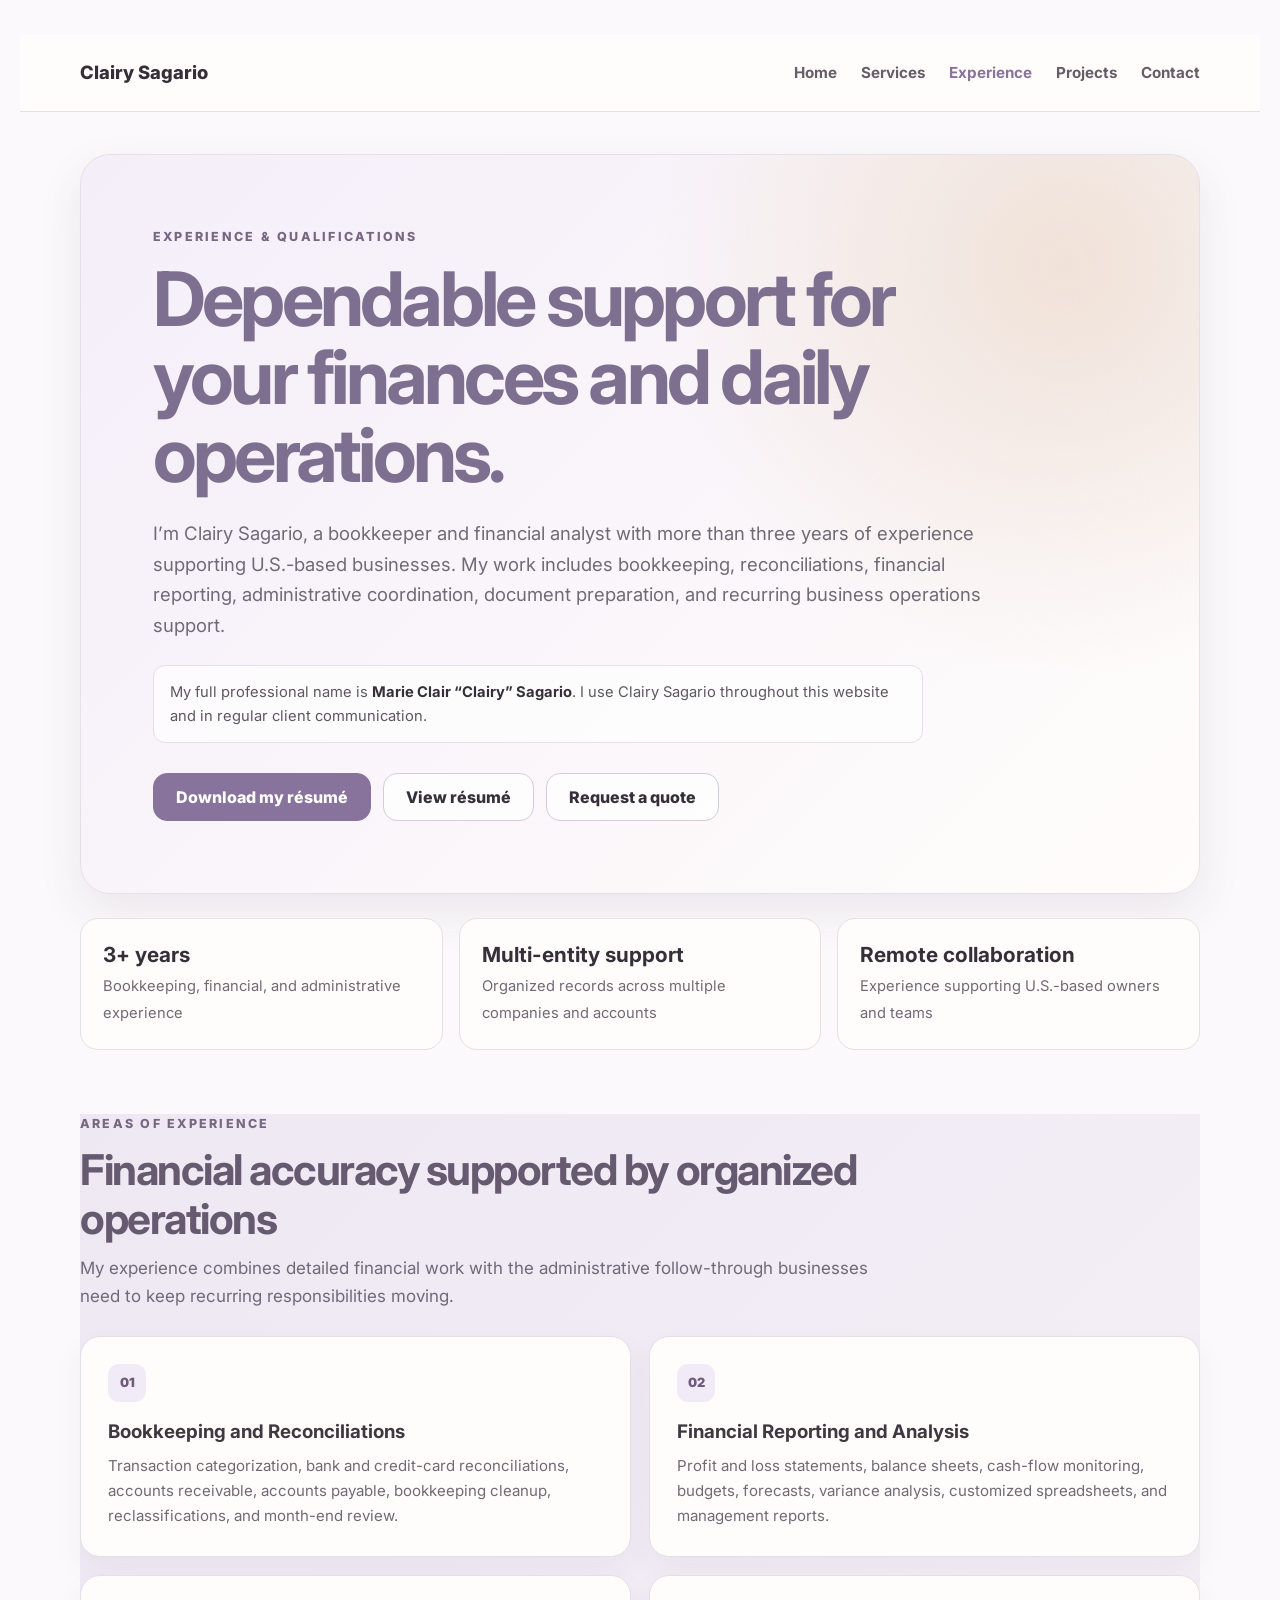
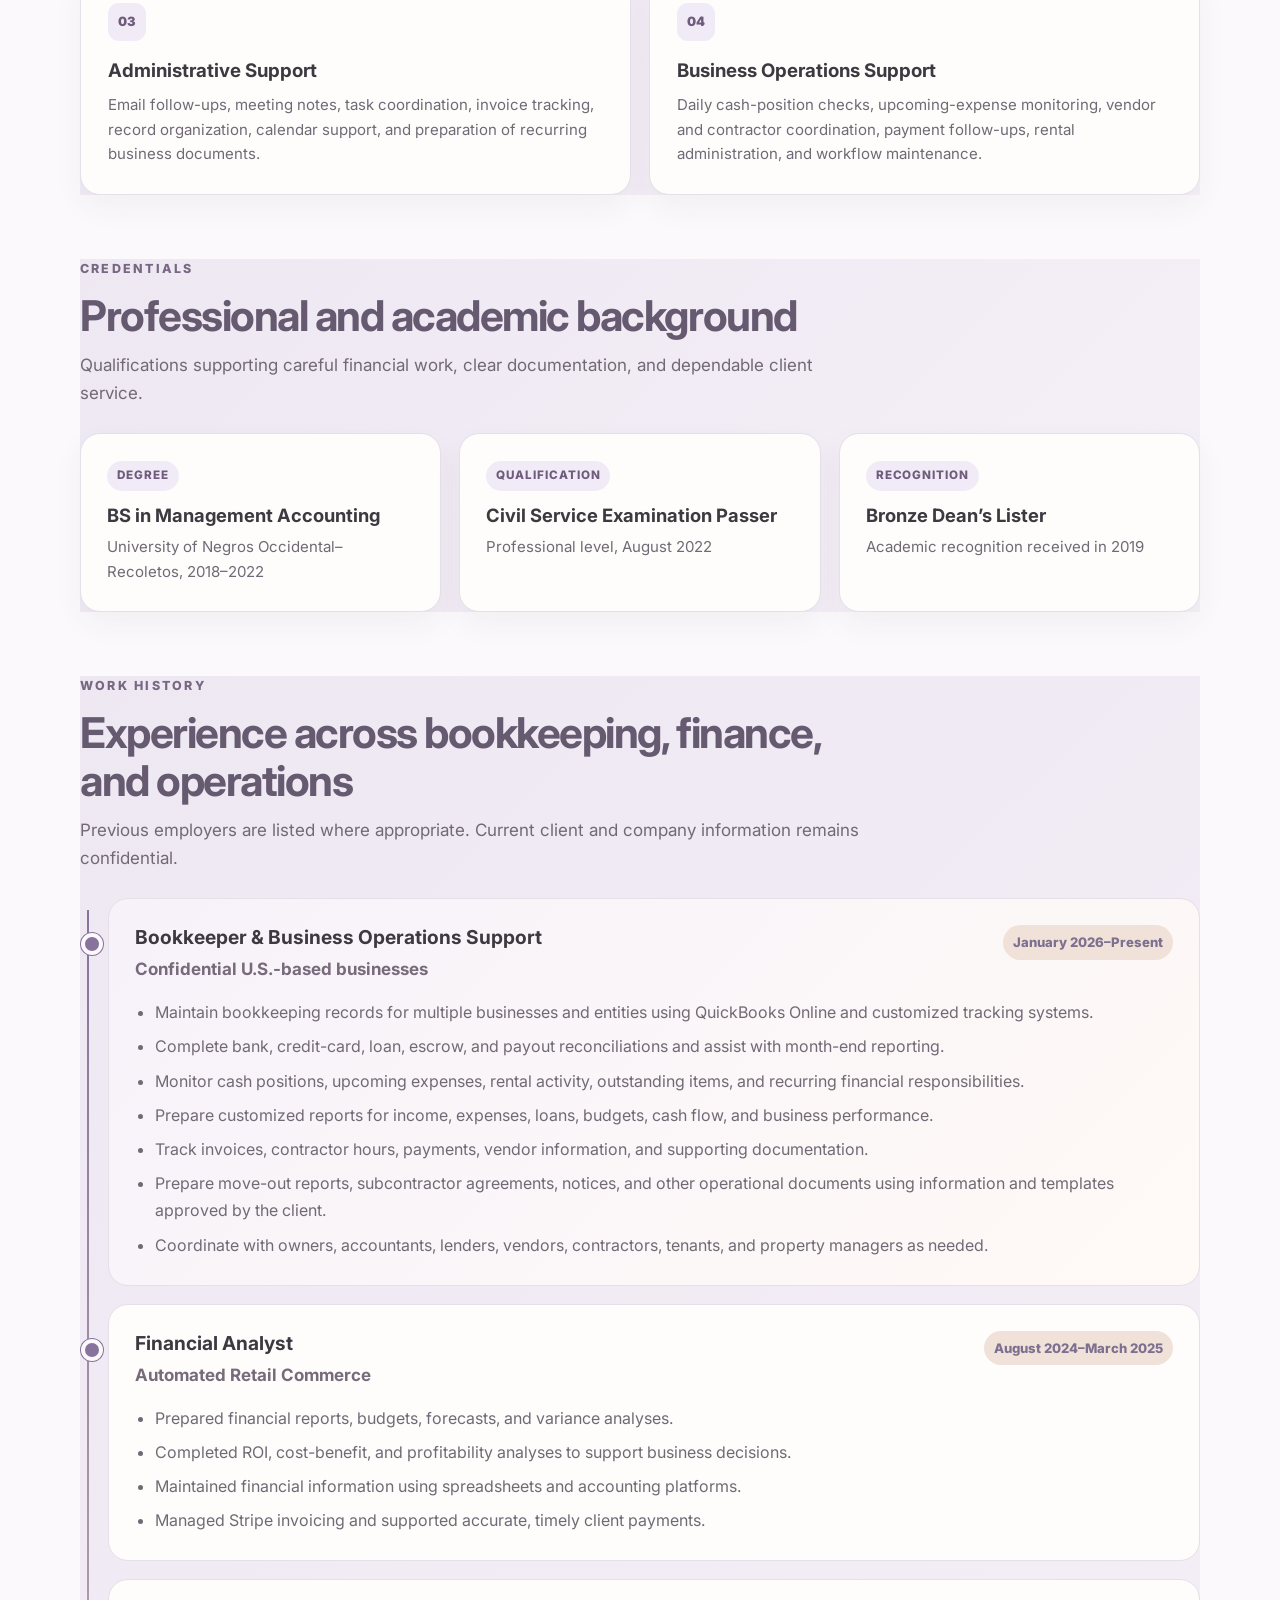
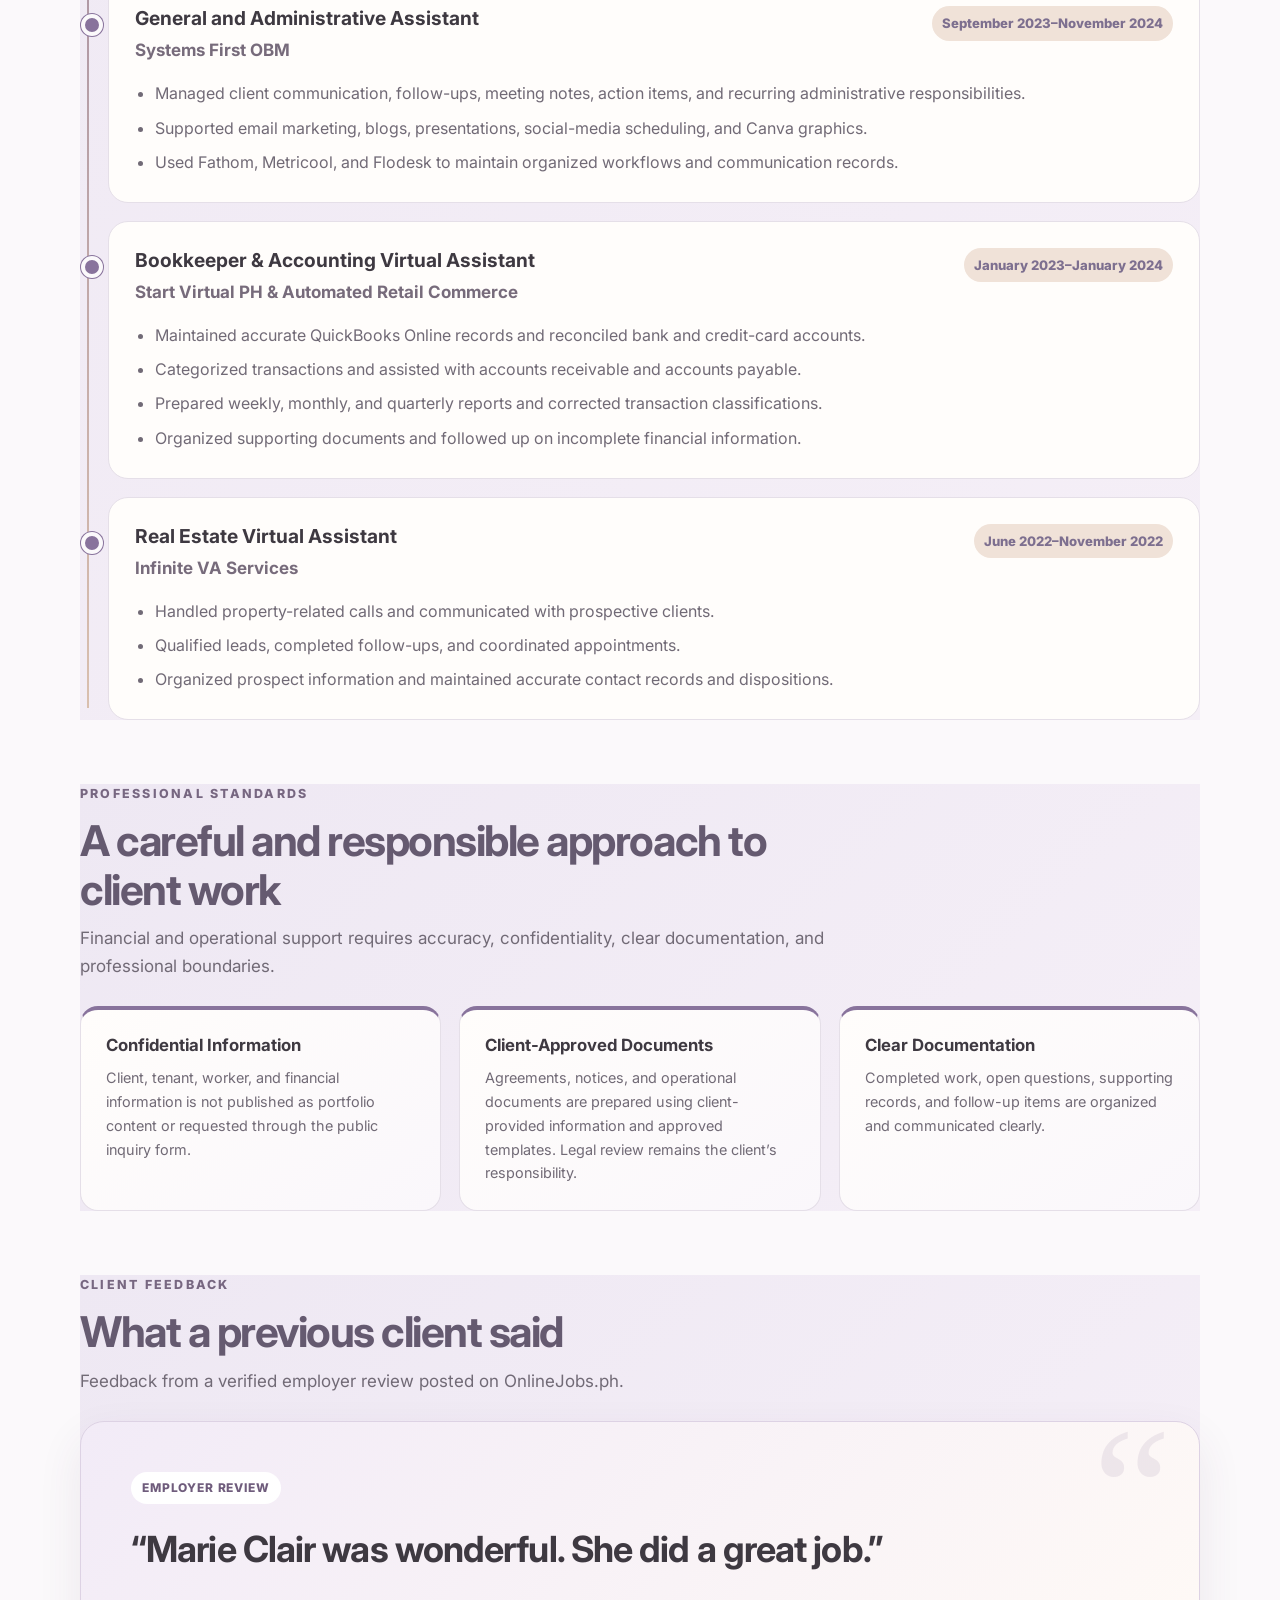
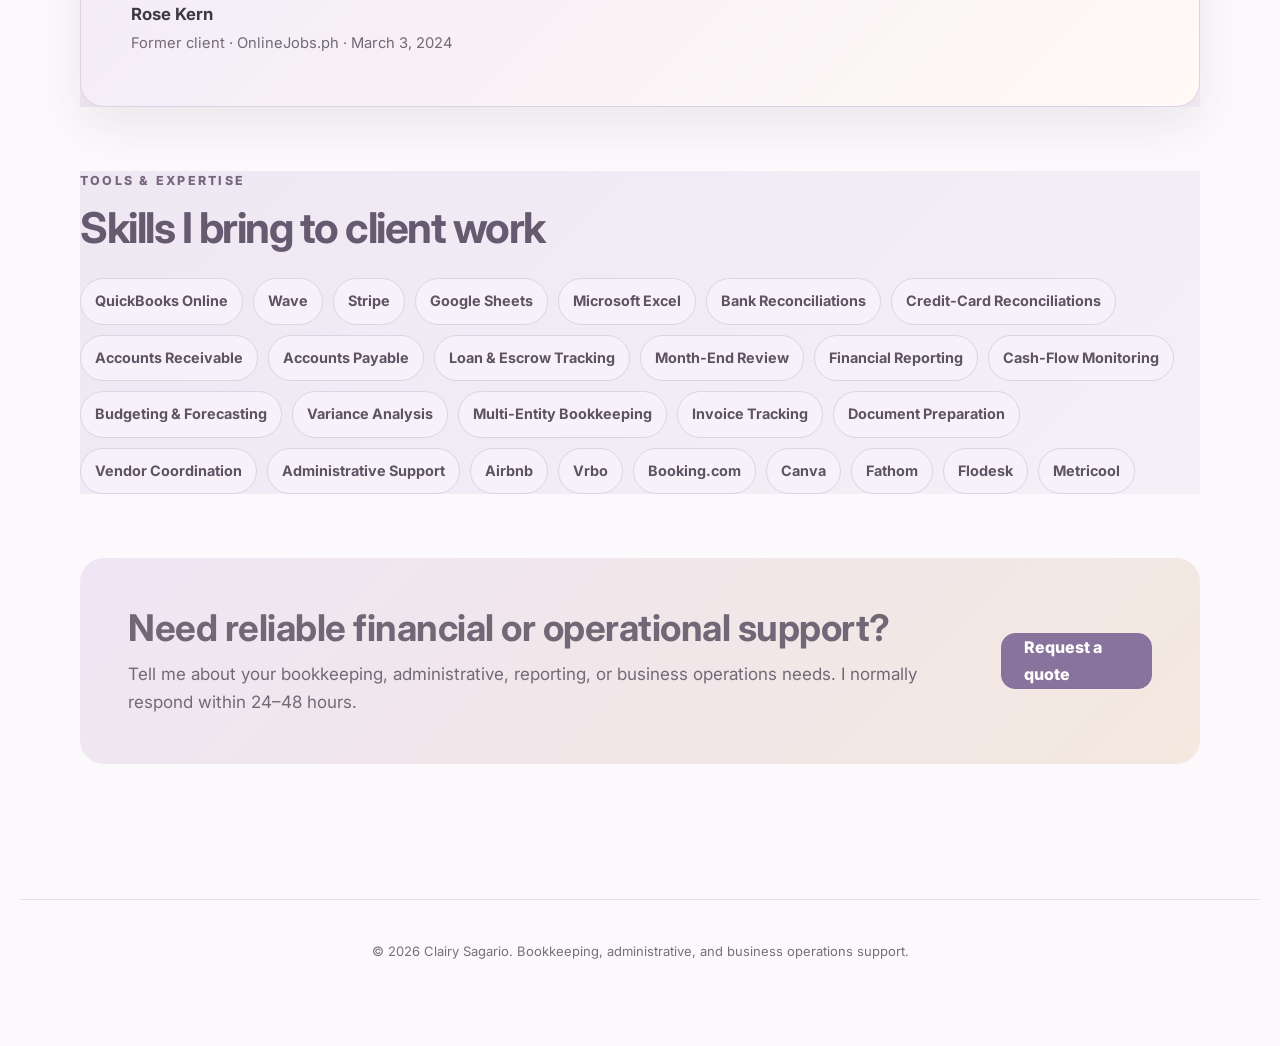
<file: experience.html>
<!DOCTYPE html>
<html lang="en">
<head>
  <meta charset="UTF-8">
  <meta
    name="viewport"
    content="width=device-width, initial-scale=1.0"
  >

  <meta
    name="description"
    content="Explore the bookkeeping, financial analysis, administrative, and business operations experience of Clairy Sagario."
  >

  <title>Experience | Clairy Sagario</title>

  <link
    rel="icon"
    type="image/svg+xml"
    href="favicon.svg"
  >

  <link
    rel="preconnect"
    href="https://fonts.googleapis.com"
  >

  <link
    rel="preconnect"
    href="https://fonts.gstatic.com"
    crossorigin
  >

  <link
    href="https://fonts.googleapis.com/css2?family=Inter:wght@400;700;800;900&display=swap"
    rel="stylesheet"
  >

  <link rel="stylesheet" href="style.css">

  <style>
    :root {
      --page-text: #352f39;
      --page-muted: #716a76;
      --page-lavender: #f1ebf7;
      --page-lavender-dark: #88739c;
      --page-nude: #f0e2d8;
      --page-white: #fffdfb;
      --page-border: #e5dfe8;
      --page-shadow:
        0 18px 45px rgba(73, 60, 84, 0.09);
    }

    * {
      box-sizing: border-box;
    }

    body {
      background: #fbf9fb;
      color: var(--page-text);
      font-family:
        Inter,
        -apple-system,
        BlinkMacSystemFont,
        "Segoe UI",
        sans-serif;
      line-height: 1.7;
      margin: 0;
    }

    .experience-header {
      backdrop-filter: blur(14px);
      background: rgba(255, 253, 251, 0.95);
      border-bottom: 1px solid var(--page-border);
      position: sticky;
      top: 0;
      z-index: 20;
    }

    .experience-nav {
      align-items: center;
      display: flex;
      gap: 28px;
      justify-content: space-between;
      margin: auto;
      min-height: 76px;
      width: min(1120px, calc(100% - 40px));
    }

    .experience-brand {
      color: var(--page-text);
      font-size: 1.15rem;
      font-weight: 800;
      text-decoration: none;
    }

    .experience-links {
      display: flex;
      flex-wrap: wrap;
      gap: 24px;
    }

    .experience-links a {
      color: #655e69;
      font-size: 0.95rem;
      font-weight: 700;
      text-decoration: none;
    }

    .experience-links a:hover,
    .experience-links a[aria-current="page"] {
      color: var(--page-lavender-dark);
    }

    .experience-main {
      margin: auto;
      padding: 42px 0 70px;
      width: min(1120px, calc(100% - 40px));
    }

    .experience-hero {
      background:
        radial-gradient(
          circle at 88% 15%,
          var(--page-nude),
          transparent 35%
        ),
        linear-gradient(
          135deg,
          #f4eef9,
          var(--page-white)
        );
      border: 1px solid var(--page-border);
      border-radius: 30px;
      box-shadow: var(--page-shadow);
      padding: clamp(34px, 6vw, 72px);
    }

    .experience-eyebrow {
      color: #776781;
      font-size: 0.78rem;
      font-weight: 800;
      letter-spacing: 0.18em;
      margin: 0 0 12px;
      text-transform: uppercase;
    }

    .experience-hero h1 {
      font-size: clamp(2.4rem, 6vw, 4.7rem);
      letter-spacing: -0.05em;
      line-height: 1.04;
      margin: 0;
      max-width: 850px;
    }

    .experience-introduction {
      color: var(--page-muted);
      font-size: clamp(1rem, 2vw, 1.16rem);
      margin: 24px 0 0;
      max-width: 830px;
    }

    .experience-name-note {
      background: rgba(255, 255, 255, 0.72);
      border: 1px solid var(--page-border);
      border-radius: 12px;
      color: #5e5662;
      font-size: 0.92rem;
      margin-top: 24px;
      max-width: 770px;
      padding: 14px 16px;
    }

    .experience-name-note strong {
      color: var(--page-text);
    }

    .experience-actions {
      display: flex;
      flex-wrap: wrap;
      gap: 12px;
      margin-top: 30px;
    }

    .experience-button {
      align-items: center;
      background: var(--page-lavender-dark);
      border: 1px solid var(--page-lavender-dark);
      border-radius: 14px;
      color: white;
      display: inline-flex;
      font-weight: 800;
      justify-content: center;
      min-height: 48px;
      padding: 0 22px;
      text-decoration: none;
      transition:
        box-shadow 0.2s ease,
        transform 0.2s ease;
    }

    .experience-button:hover {
      box-shadow:
        0 12px 25px rgba(95, 75, 112, 0.18);
      transform: translateY(-2px);
    }

    .experience-button.secondary {
      background: rgba(255, 255, 255, 0.8);
      border-color: #d8c9df;
      color: var(--page-text);
    }

    .experience-highlights {
      display: grid;
      gap: 16px;
      grid-template-columns: repeat(3, 1fr);
      margin-top: 24px;
    }

    .experience-highlight {
      background: var(--page-white);
      border: 1px solid var(--page-border);
      border-radius: 18px;
      padding: 22px;
    }

    .experience-highlight strong {
      display: block;
      font-size: 1.3rem;
      line-height: 1.3;
      margin-bottom: 4px;
    }

    .experience-highlight span {
      color: var(--page-muted);
      font-size: 0.92rem;
    }

    .experience-section {
      margin-top: 64px;
    }

    .experience-section-heading {
      margin-bottom: 26px;
      max-width: 790px;
    }

    .experience-section-heading h2 {
      font-size: clamp(1.8rem, 4vw, 2.65rem);
      letter-spacing: -0.035em;
      line-height: 1.15;
      margin: 0;
    }

    .experience-section-heading p:not(.experience-eyebrow) {
      color: var(--page-muted);
      margin: 10px 0 0;
    }

    .experience-service-grid {
      display: grid;
      gap: 18px;
      grid-template-columns: repeat(2, 1fr);
    }

    .experience-service-card {
      background: var(--page-white);
      border: 1px solid var(--page-border);
      border-radius: 20px;
      box-shadow:
        0 12px 30px rgba(73, 60, 84, 0.05);
      padding: 27px;
    }

    .experience-card-number {
      align-items: center;
      background: var(--page-lavender);
      border-radius: 11px;
      color: #6f5c7c;
      display: inline-flex;
      font-size: 0.8rem;
      font-weight: 900;
      height: 38px;
      justify-content: center;
      margin-bottom: 17px;
      width: 38px;
    }

    .experience-service-card h3 {
      font-size: 1.17rem;
      line-height: 1.35;
      margin: 0 0 10px;
    }

    .experience-service-card p {
      color: var(--page-muted);
      font-size: 0.94rem;
      margin: 0;
    }

    .experience-credentials {
      display: grid;
      gap: 18px;
      grid-template-columns: repeat(3, 1fr);
    }

    .experience-credential {
      background: var(--page-white);
      border: 1px solid var(--page-border);
      border-radius: 20px;
      box-shadow:
        0 12px 30px rgba(73, 60, 84, 0.05);
      padding: 26px;
    }

    .experience-card-label {
      background: var(--page-lavender);
      border-radius: 999px;
      color: #6f5c7c;
      display: inline-block;
      font-size: 0.73rem;
      font-weight: 800;
      letter-spacing: 0.08em;
      margin-bottom: 12px;
      padding: 5px 10px;
      text-transform: uppercase;
    }

    .experience-credential h3 {
      font-size: 1.15rem;
      line-height: 1.35;
      margin: 0 0 8px;
    }

    .experience-credential p {
      color: var(--page-muted);
      font-size: 0.94rem;
      margin: 0;
    }

    .experience-timeline {
      display: grid;
      gap: 18px;
      padding-left: 28px;
      position: relative;
    }

    .experience-timeline::before {
      background:
        linear-gradient(
          var(--page-lavender-dark),
          #d9bfae
        );
      bottom: 12px;
      content: "";
      left: 7px;
      position: absolute;
      top: 12px;
      width: 2px;
    }

    .experience-role {
      background: var(--page-white);
      border: 1px solid var(--page-border);
      border-radius: 20px;
      padding: 26px;
      position: relative;
    }

    .experience-role.current {
      background:
        linear-gradient(
          135deg,
          #f7f2fa,
          #fffaf6
        );
    }

    .experience-role::before {
      background: var(--page-lavender-dark);
      border: 4px solid #fbf9fb;
      border-radius: 50%;
      box-shadow:
        0 0 0 1px var(--page-lavender-dark);
      content: "";
      height: 14px;
      left: -28px;
      position: absolute;
      top: 34px;
      width: 14px;
    }

    .experience-role-heading {
      align-items: flex-start;
      display: flex;
      gap: 20px;
      justify-content: space-between;
    }

    .experience-role h3 {
      font-size: 1.2rem;
      line-height: 1.35;
      margin: 0;
    }

    .experience-company {
      color: #776b7b;
      font-weight: 700;
      margin: 4px 0 0;
    }

    .experience-date {
      background: var(--page-nude);
      border-radius: 999px;
      color: #6f5a4f;
      flex-shrink: 0;
      font-size: 0.82rem;
      font-weight: 800;
      padding: 6px 10px;
      white-space: nowrap;
    }

    .experience-role ul {
      color: var(--page-muted);
      margin: 16px 0 0;
      padding-left: 20px;
    }

    .experience-role li + li {
      margin-top: 7px;
    }

    .experience-standards {
      display: grid;
      gap: 18px;
      grid-template-columns: repeat(3, 1fr);
    }

    .experience-standard {
      background:
        linear-gradient(
          145deg,
          var(--page-white),
          #faf7fb
        );
      border: 1px solid var(--page-border);
      border-radius: 18px;
      border-top:
        4px solid var(--page-lavender-dark);
      padding: 25px;
    }

    .experience-standard h3 {
      font-size: 1.05rem;
      margin: 0 0 9px;
    }

    .experience-standard p {
      color: var(--page-muted);
      font-size: 0.9rem;
      margin: 0;
    }

    .experience-testimonial {
      background:
        linear-gradient(
          135deg,
          #f2ebf7,
          #fffaf6
        );
      border: 1px solid #ddd2e4;
      border-radius: 24px;
      box-shadow: var(--page-shadow);
      overflow: hidden;
      padding: clamp(30px, 5vw, 50px);
      position: relative;
    }

    .experience-quote-mark {
      color: rgba(136, 115, 156, 0.13);
      font-family: Georgia, serif;
      font-size: 11rem;
      line-height: 1;
      position: absolute;
      right: 28px;
      top: -20px;
    }

    .experience-verified {
      background: white;
      border-radius: 999px;
      color: #6f5c7c;
      display: inline-block;
      font-size: 0.75rem;
      font-weight: 800;
      letter-spacing: 0.07em;
      margin-bottom: 20px;
      padding: 6px 11px;
      text-transform: uppercase;
    }

    .experience-testimonial blockquote {
      font-size: clamp(1.4rem, 4vw, 2.25rem);
      font-weight: 700;
      letter-spacing: -0.025em;
      line-height: 1.4;
      margin: 0;
      max-width: 820px;
      position: relative;
    }

    .experience-reviewer {
      margin-top: 26px;
    }

    .experience-reviewer strong {
      display: block;
      font-size: 1.05rem;
    }

    .experience-reviewer span {
      color: var(--page-muted);
      font-size: 0.92rem;
    }

    .experience-skills {
      display: flex;
      flex-wrap: wrap;
      gap: 10px;
    }

    .experience-skill {
      background: #f7f2fa;
      border: 1px solid #ded3e4;
      border-radius: 999px;
      color: #5e5363;
      font-size: 0.9rem;
      font-weight: 700;
      padding: 10px 14px;
    }

    .experience-cta {
      align-items: center;
      background:
        linear-gradient(
          135deg,
          #eee6f4,
          #f4e8df
        );
      border-radius: 24px;
      display: flex;
      gap: 28px;
      justify-content: space-between;
      margin-top: 64px;
      padding: clamp(28px, 5vw, 48px);
    }

    .experience-cta h2 {
      font-size: clamp(1.6rem, 3.5vw, 2.3rem);
      line-height: 1.2;
      margin: 0;
    }

    .experience-cta p {
      color: var(--page-muted);
      margin: 9px 0 0;
    }

    .experience-footer {
      color: #7b747e;
      font-size: 0.9rem;
      padding: 28px 20px 36px;
      text-align: center;
    }

    @media (max-width: 820px) {
      .experience-nav {
        align-items: flex-start;
        flex-direction: column;
        gap: 10px;
        padding: 16px 0;
      }

      .experience-links {
        gap: 14px 18px;
      }

      .experience-highlights,
      .experience-credentials,
      .experience-standards {
        grid-template-columns: 1fr;
      }

      .experience-service-grid {
        grid-template-columns: 1fr;
      }

      .experience-role-heading,
      .experience-cta {
        align-items: flex-start;
        flex-direction: column;
      }

      .experience-date {
        white-space: normal;
      }
    }

    @media (max-width: 520px) {
      .experience-main,
      .experience-nav {
        width: calc(100% - 24px);
      }

      .experience-main {
        padding-top: 20px;
      }

      .experience-hero {
        border-radius: 22px;
        padding: 28px 22px;
      }

      .experience-actions .experience-button {
        width: 100%;
      }

      .experience-testimonial {
        padding: 28px 22px;
      }

      .experience-timeline {
        padding-left: 23px;
      }

      .experience-role::before {
        left: -23px;
      }
    }
  </style>
</head>

<body>
  <header class="experience-header">
    <nav
      class="experience-nav"
      aria-label="Main navigation"
    >
      <a
        class="experience-brand"
        href="index.html"
      >
        Clairy Sagario
      </a>

      <div class="experience-links">
        <a href="index.html">Home</a>
        <a href="services.html">Services</a>

        <a
          href="experience.html"
          aria-current="page"
        >
          Experience
        </a>

        <a href="projects.html">Projects</a>
        <a href="contact.html">Contact</a>
      </div>
    </nav>
  </header>

  <main class="experience-main">
    <section class="experience-hero">
      <p class="experience-eyebrow">
        Experience &amp; Qualifications
      </p>

      <h1>
        Dependable support for your finances and daily operations.
      </h1>

      <p class="experience-introduction">
        I’m Clairy Sagario, a bookkeeper and financial analyst with
        more than three years of experience supporting U.S.-based
        businesses. My work includes bookkeeping, reconciliations,
        financial reporting, administrative coordination, document
        preparation, and recurring business operations support.
      </p>

      <p class="experience-name-note">
        My full professional name is
        <strong>Marie Clair “Clairy” Sagario</strong>.
        I use Clairy Sagario throughout this website and in regular
        client communication.
      </p>

      <div class="experience-actions">
        <a
          class="experience-button"
          href="Clairy-Sagario-Resume.pdf"
          download
        >
          Download my résumé
        </a>

        <a
          class="experience-button secondary"
          href="Clairy-Sagario-Resume.pdf"
          target="_blank"
          rel="noopener noreferrer"
        >
          View résumé
        </a>

        <a
          class="experience-button secondary"
          href="contact.html"
        >
          Request a quote
        </a>
      </div>
    </section>

    <section
      class="experience-highlights"
      aria-label="Professional highlights"
    >
      <div class="experience-highlight">
        <strong>3+ years</strong>

        <span>
          Bookkeeping, financial, and administrative experience
        </span>
      </div>

      <div class="experience-highlight">
        <strong>Multi-entity support</strong>

        <span>
          Organized records across multiple companies and accounts
        </span>
      </div>

      <div class="experience-highlight">
        <strong>Remote collaboration</strong>

        <span>
          Experience supporting U.S.-based owners and teams
        </span>
      </div>
    </section>

    <section class="experience-section">
      <div class="experience-section-heading">
        <p class="experience-eyebrow">
          Areas of Experience
        </p>

        <h2>
          Financial accuracy supported by organized operations
        </h2>

        <p>
          My experience combines detailed financial work with the
          administrative follow-through businesses need to keep
          recurring responsibilities moving.
        </p>
      </div>

      <div class="experience-service-grid">
        <article class="experience-service-card">
          <span class="experience-card-number">
            01
          </span>

          <h3>
            Bookkeeping and Reconciliations
          </h3>

          <p>
            Transaction categorization, bank and credit-card
            reconciliations, accounts receivable, accounts payable,
            bookkeeping cleanup, reclassifications, and month-end
            review.
          </p>
        </article>

        <article class="experience-service-card">
          <span class="experience-card-number">
            02
          </span>

          <h3>
            Financial Reporting and Analysis
          </h3>

          <p>
            Profit and loss statements, balance sheets, cash-flow
            monitoring, budgets, forecasts, variance analysis,
            customized spreadsheets, and management reports.
          </p>
        </article>

        <article class="experience-service-card">
          <span class="experience-card-number">
            03
          </span>

          <h3>
            Administrative Support
          </h3>

          <p>
            Email follow-ups, meeting notes, task coordination,
            invoice tracking, record organization, calendar support,
            and preparation of recurring business documents.
          </p>
        </article>

        <article class="experience-service-card">
          <span class="experience-card-number">
            04
          </span>

          <h3>
            Business Operations Support
          </h3>

          <p>
            Daily cash-position checks, upcoming-expense monitoring,
            vendor and contractor coordination, payment follow-ups,
            rental administration, and workflow maintenance.
          </p>
        </article>
      </div>
    </section>

    <section class="experience-section">
      <div class="experience-section-heading">
        <p class="experience-eyebrow">
          Credentials
        </p>

        <h2>
          Professional and academic background
        </h2>

        <p>
          Qualifications supporting careful financial work, clear
          documentation, and dependable client service.
        </p>
      </div>

      <div class="experience-credentials">
        <article class="experience-credential">
          <span class="experience-card-label">
            Degree
          </span>

          <h3>
            BS in Management Accounting
          </h3>

          <p>
            University of Negros Occidental–Recoletos,
            2018–2022
          </p>
        </article>

        <article class="experience-credential">
          <span class="experience-card-label">
            Qualification
          </span>

          <h3>
            Civil Service Examination Passer
          </h3>

          <p>
            Professional level, August 2022
          </p>
        </article>

        <article class="experience-credential">
          <span class="experience-card-label">
            Recognition
          </span>

          <h3>
            Bronze Dean’s Lister
          </h3>

          <p>
            Academic recognition received in 2019
          </p>
        </article>
      </div>
    </section>

    <section class="experience-section">
      <div class="experience-section-heading">
        <p class="experience-eyebrow">
          Work History
        </p>

        <h2>
          Experience across bookkeeping, finance, and operations
        </h2>

        <p>
          Previous employers are listed where appropriate. Current
          client and company information remains confidential.
        </p>
      </div>

      <div class="experience-timeline">
        <article class="experience-role current">
          <div class="experience-role-heading">
            <div>
              <h3>
                Bookkeeper &amp; Business Operations Support
              </h3>

              <p class="experience-company">
                Confidential U.S.-based businesses
              </p>
            </div>

            <span class="experience-date">
              January 2026–Present
            </span>
          </div>

          <ul>
            <li>
              Maintain bookkeeping records for multiple businesses
              and entities using QuickBooks Online and customized
              tracking systems.
            </li>

            <li>
              Complete bank, credit-card, loan, escrow, and payout
              reconciliations and assist with month-end reporting.
            </li>

            <li>
              Monitor cash positions, upcoming expenses, rental
              activity, outstanding items, and recurring financial
              responsibilities.
            </li>

            <li>
              Prepare customized reports for income, expenses,
              loans, budgets, cash flow, and business performance.
            </li>

            <li>
              Track invoices, contractor hours, payments, vendor
              information, and supporting documentation.
            </li>

            <li>
              Prepare move-out reports, subcontractor agreements,
              notices, and other operational documents using
              information and templates approved by the client.
            </li>

            <li>
              Coordinate with owners, accountants, lenders, vendors,
              contractors, tenants, and property managers as needed.
            </li>
          </ul>
        </article>

        <article class="experience-role">
          <div class="experience-role-heading">
            <div>
              <h3>
                Financial Analyst
              </h3>

              <p class="experience-company">
                Automated Retail Commerce
              </p>
            </div>

            <span class="experience-date">
              August 2024–March 2025
            </span>
          </div>

          <ul>
            <li>
              Prepared financial reports, budgets, forecasts, and
              variance analyses.
            </li>

            <li>
              Completed ROI, cost-benefit, and profitability analyses
              to support business decisions.
            </li>

            <li>
              Maintained financial information using spreadsheets
              and accounting platforms.
            </li>

            <li>
              Managed Stripe invoicing and supported accurate,
              timely client payments.
            </li>
          </ul>
        </article>

        <article class="experience-role">
          <div class="experience-role-heading">
            <div>
              <h3>
                General and Administrative Assistant
              </h3>

              <p class="experience-company">
                Systems First OBM
              </p>
            </div>

            <span class="experience-date">
              September 2023–November 2024
            </span>
          </div>

          <ul>
            <li>
              Managed client communication, follow-ups, meeting
              notes, action items, and recurring administrative
              responsibilities.
            </li>

            <li>
              Supported email marketing, blogs, presentations,
              social-media scheduling, and Canva graphics.
            </li>

            <li>
              Used Fathom, Metricool, and Flodesk to maintain
              organized workflows and communication records.
            </li>
          </ul>
        </article>

        <article class="experience-role">
          <div class="experience-role-heading">
            <div>
              <h3>
                Bookkeeper &amp; Accounting Virtual Assistant
              </h3>

              <p class="experience-company">
                Start Virtual PH &amp; Automated Retail Commerce
              </p>
            </div>

            <span class="experience-date">
              January 2023–January 2024
            </span>
          </div>

          <ul>
            <li>
              Maintained accurate QuickBooks Online records and
              reconciled bank and credit-card accounts.
            </li>

            <li>
              Categorized transactions and assisted with accounts
              receivable and accounts payable.
            </li>

            <li>
              Prepared weekly, monthly, and quarterly reports and
              corrected transaction classifications.
            </li>

            <li>
              Organized supporting documents and followed up on
              incomplete financial information.
            </li>
          </ul>
        </article>

        <article class="experience-role">
          <div class="experience-role-heading">
            <div>
              <h3>
                Real Estate Virtual Assistant
              </h3>

              <p class="experience-company">
                Infinite VA Services
              </p>
            </div>

            <span class="experience-date">
              June 2022–November 2022
            </span>
          </div>

          <ul>
            <li>
              Handled property-related calls and communicated with
              prospective clients.
            </li>

            <li>
              Qualified leads, completed follow-ups, and coordinated
              appointments.
            </li>

            <li>
              Organized prospect information and maintained accurate
              contact records and dispositions.
            </li>
          </ul>
        </article>
      </div>
    </section>

    <section class="experience-section">
      <div class="experience-section-heading">
        <p class="experience-eyebrow">
          Professional Standards
        </p>

        <h2>
          A careful and responsible approach to client work
        </h2>

        <p>
          Financial and operational support requires accuracy,
          confidentiality, clear documentation, and professional
          boundaries.
        </p>
      </div>

      <div class="experience-standards">
        <article class="experience-standard">
          <h3>
            Confidential Information
          </h3>

          <p>
            Client, tenant, worker, and financial information is not
            published as portfolio content or requested through the
            public inquiry form.
          </p>
        </article>

        <article class="experience-standard">
          <h3>
            Client-Approved Documents
          </h3>

          <p>
            Agreements, notices, and operational documents are
            prepared using client-provided information and approved
            templates. Legal review remains the client’s
            responsibility.
          </p>
        </article>

        <article class="experience-standard">
          <h3>
            Clear Documentation
          </h3>

          <p>
            Completed work, open questions, supporting records, and
            follow-up items are organized and communicated clearly.
          </p>
        </article>
      </div>
    </section>

    <section class="experience-section">
      <div class="experience-section-heading">
        <p class="experience-eyebrow">
          Client Feedback
        </p>

        <h2>
          What a previous client said
        </h2>

        <p>
          Feedback from a verified employer review posted on
          OnlineJobs.ph.
        </p>
      </div>

      <article class="experience-testimonial">
        <span
          class="experience-quote-mark"
          aria-hidden="true"
        >
          “
        </span>

        <span class="experience-verified">
          Employer Review
        </span>

        <blockquote>
          “Marie Clair was wonderful. She did a great job.”
        </blockquote>

        <div class="experience-reviewer">
          <strong>
            Rose Kern
          </strong>

          <span>
            Former client · OnlineJobs.ph · March 3, 2024
          </span>
        </div>
      </article>
    </section>

    <section class="experience-section">
      <div class="experience-section-heading">
        <p class="experience-eyebrow">
          Tools &amp; Expertise
        </p>

        <h2>
          Skills I bring to client work
        </h2>
      </div>

      <div
        class="experience-skills"
        aria-label="Professional skills and tools"
      >
        <span class="experience-skill">
          QuickBooks Online
        </span>

        <span class="experience-skill">
          Wave
        </span>

        <span class="experience-skill">
          Stripe
        </span>

        <span class="experience-skill">
          Google Sheets
        </span>

        <span class="experience-skill">
          Microsoft Excel
        </span>

        <span class="experience-skill">
          Bank Reconciliations
        </span>

        <span class="experience-skill">
          Credit-Card Reconciliations
        </span>

        <span class="experience-skill">
          Accounts Receivable
        </span>

        <span class="experience-skill">
          Accounts Payable
        </span>

        <span class="experience-skill">
          Loan &amp; Escrow Tracking
        </span>

        <span class="experience-skill">
          Month-End Review
        </span>

        <span class="experience-skill">
          Financial Reporting
        </span>

        <span class="experience-skill">
          Cash-Flow Monitoring
        </span>

        <span class="experience-skill">
          Budgeting &amp; Forecasting
        </span>

        <span class="experience-skill">
          Variance Analysis
        </span>

        <span class="experience-skill">
          Multi-Entity Bookkeeping
        </span>

        <span class="experience-skill">
          Invoice Tracking
        </span>

        <span class="experience-skill">
          Document Preparation
        </span>

        <span class="experience-skill">
          Vendor Coordination
        </span>

        <span class="experience-skill">
          Administrative Support
        </span>

        <span class="experience-skill">
          Airbnb
        </span>

        <span class="experience-skill">
          Vrbo
        </span>

        <span class="experience-skill">
          Booking.com
        </span>

        <span class="experience-skill">
          Canva
        </span>

        <span class="experience-skill">
          Fathom
        </span>

        <span class="experience-skill">
          Flodesk
        </span>

        <span class="experience-skill">
          Metricool
        </span>
      </div>
    </section>

    <section class="experience-cta">
      <div>
        <h2>
          Need reliable financial or operational support?
        </h2>

        <p>
          Tell me about your bookkeeping, administrative, reporting,
          or business operations needs. I normally respond within
          24–48 hours.
        </p>
      </div>

      <a
        class="experience-button"
        href="contact.html"
      >
        Request a quote
      </a>
    </section>
  </main>

  <footer class="experience-footer">
    <p>
      © 2026 Clairy Sagario. Bookkeeping, administrative, and
      business operations support.
    </p>
  </footer>
</body>
</html>
</file>
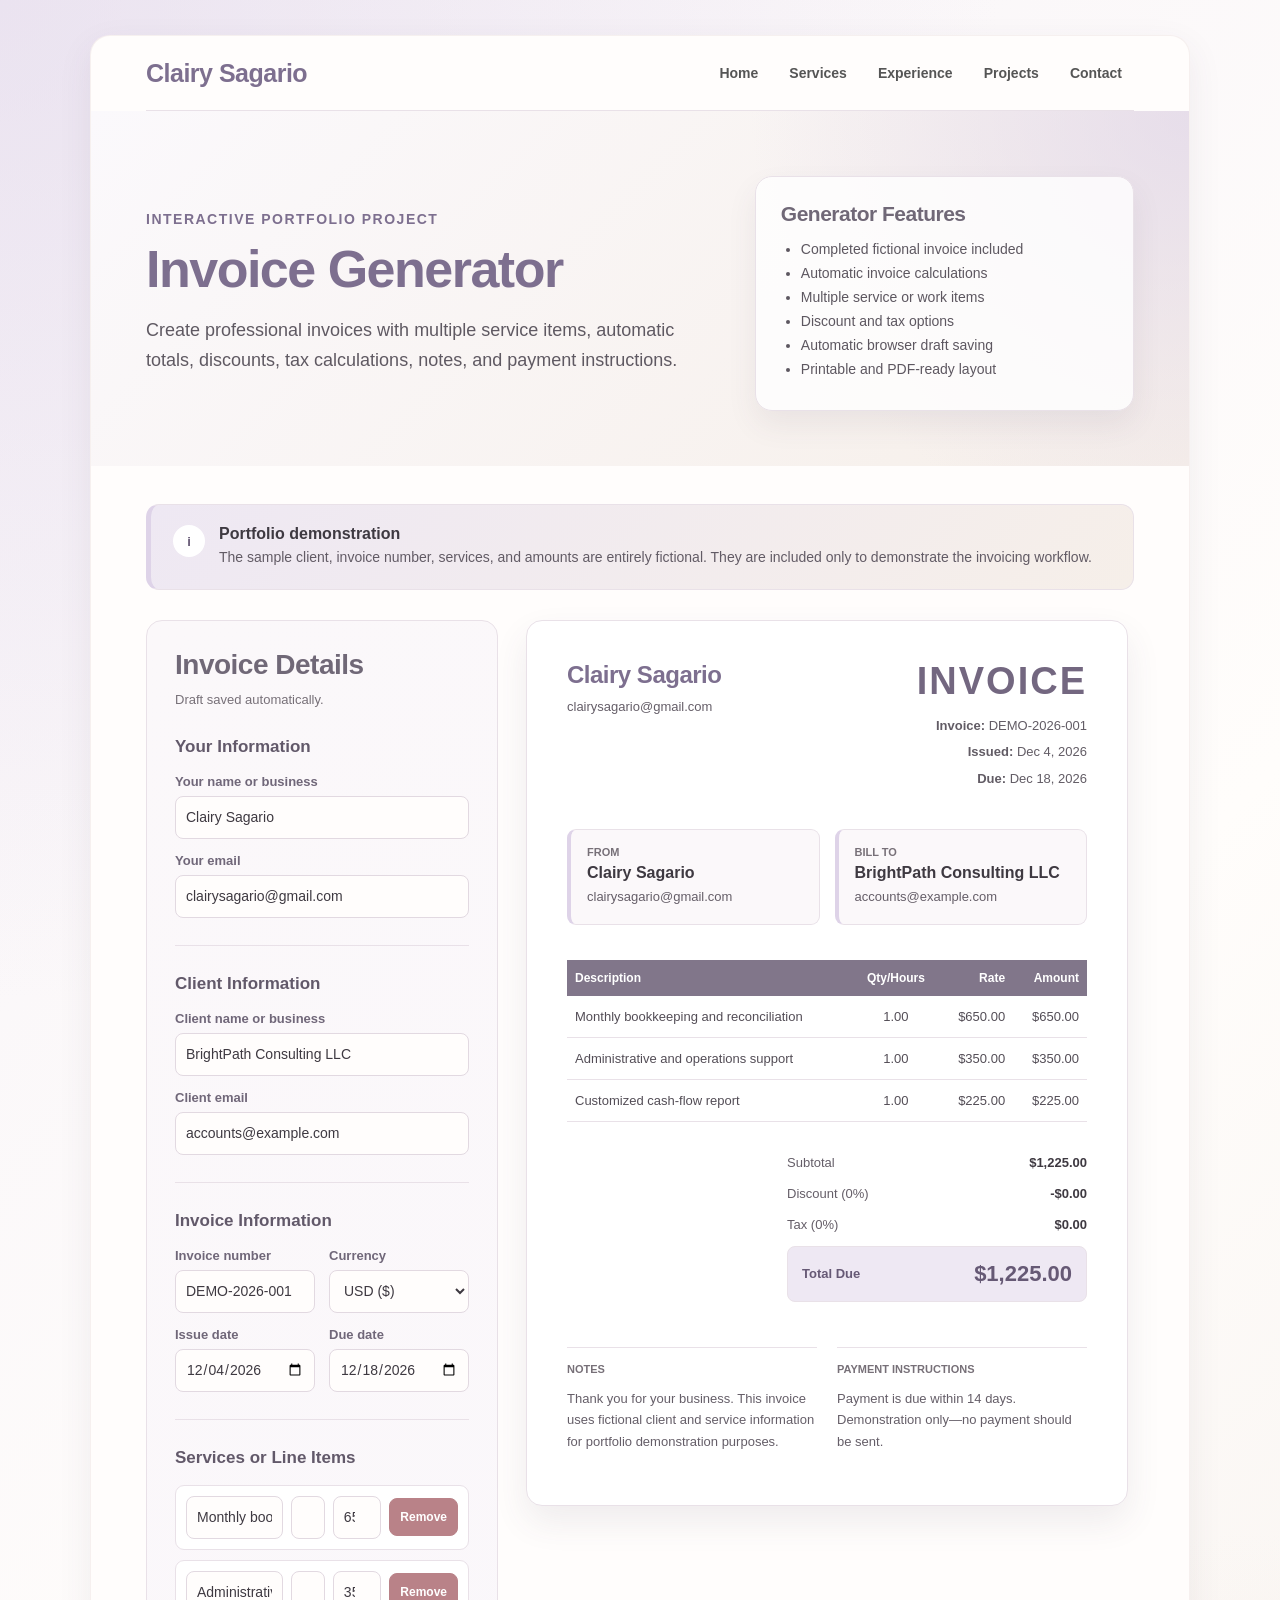
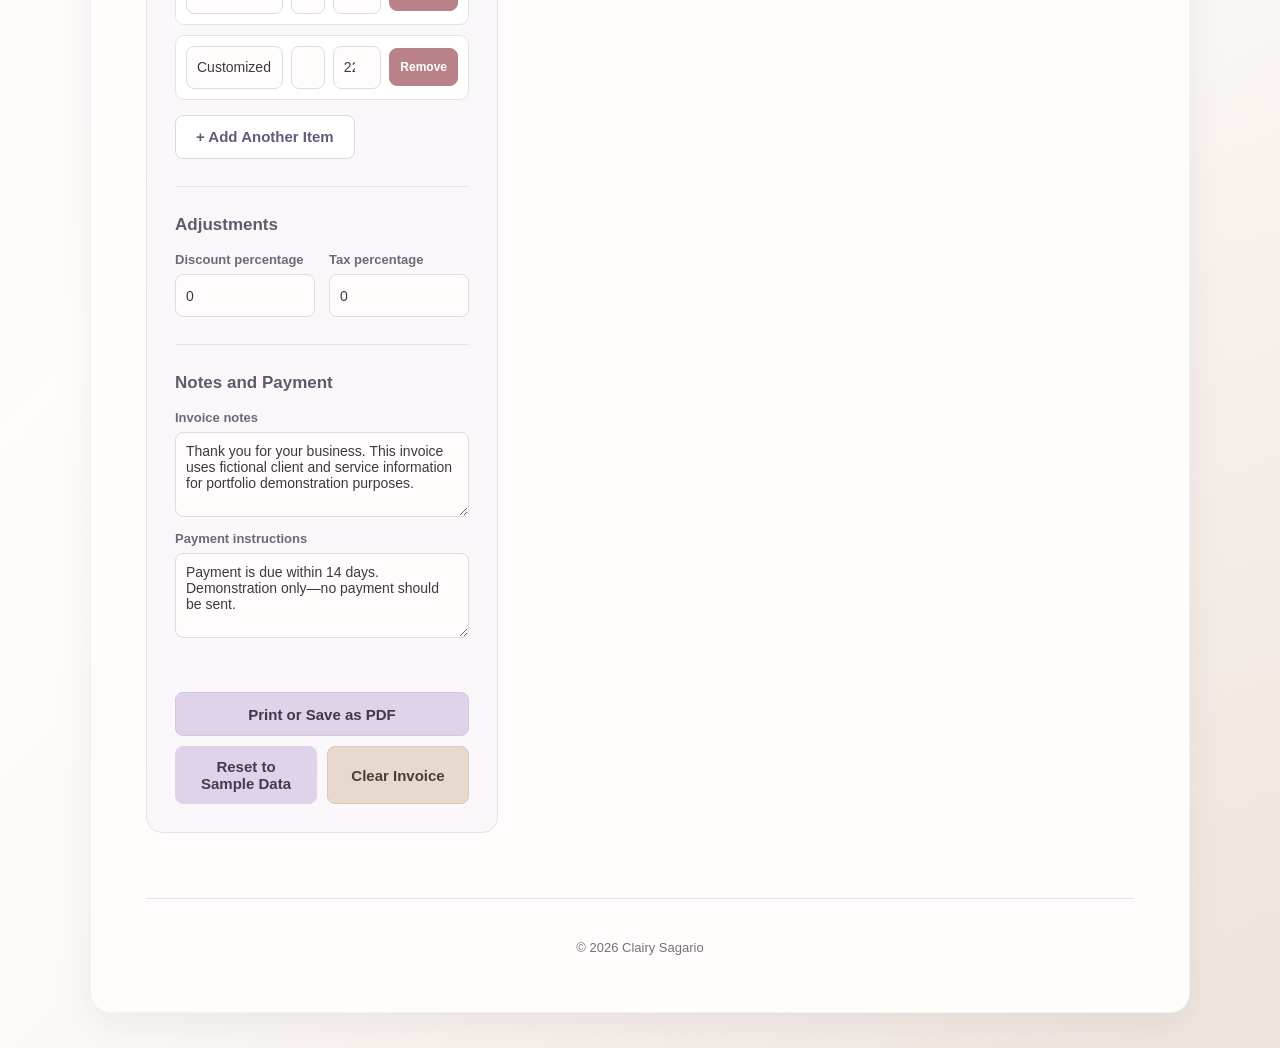
<file: invoice.html>
<!DOCTYPE html>
<html lang="en">
<head>
  <link rel="icon" type="image/svg+xml" href="favicon.svg">
  <meta charset="UTF-8">

  <meta
    name="viewport"
    content="width=device-width, initial-scale=1.0"
  >

  <meta
    name="description"
    content="Explore Clairy Sagario's interactive invoice generator with fictional sample client and service information."
  >

  <title>Invoice Generator | Clairy Sagario</title>

  <link rel="preconnect" href="https://fonts.googleapis.com">

  <link
    rel="preconnect"
    href="https://fonts.gstatic.com"
    crossorigin
  >

  <link
    href="https://fonts.googleapis.com/css2?family=Inter:wght@400;700;800;900&amp;display=swap"
    rel="stylesheet"
  >

  <link rel="stylesheet" href="style.css">

  <style>
    .invoice-hero {
      align-items: center;
      background:
        radial-gradient(
          circle at top right,
          rgba(222, 211, 232, 0.65),
          transparent 38%
        ),
        linear-gradient(
          135deg,
          #fbf9fc,
          var(--nude-soft)
        );
      display: grid;
      gap: 40px;
      grid-template-columns: 1.2fr 0.8fr;
      margin: 0 -55px;
      padding: 65px 55px 55px;
    }

    .invoice-hero-content p:last-child {
      color: #5f5962;
      font-size: 18px;
      max-width: 680px;
    }

    .invoice-features {
      background-color: rgba(255, 255, 255, 0.8);
      border: 1px solid var(--border);
      border-radius: 17px;
      box-shadow:
        0 14px 30px rgba(82, 68, 91, 0.08);
      padding: 25px;
    }

    .invoice-features h2 {
      font-size: 21px;
      margin: 0 0 15px;
    }

    .invoice-features ul {
      margin: 0;
      padding-left: 20px;
    }

    .invoice-features li {
      color: #5d5760;
      font-size: 14px;
      margin-bottom: 8px;
    }

    .invoice-sample-notice {
      align-items: flex-start;
      background:
        linear-gradient(
          135deg,
          var(--lavender-soft),
          var(--nude-soft)
        );
      border: 1px solid var(--border);
      border-left: 5px solid var(--lavender-accent);
      border-radius: 13px;
      display: flex;
      gap: 14px;
      margin: 38px 0 0;
      padding: 20px 22px;
    }

    .invoice-sample-icon {
      align-items: center;
      background-color: white;
      border-radius: 50%;
      color: var(--primary-dark);
      display: flex;
      flex: 0 0 auto;
      font-size: 13px;
      font-weight: 900;
      height: 32px;
      justify-content: center;
      width: 32px;
    }

    .invoice-sample-notice strong {
      color: var(--text);
      display: block;
      margin-bottom: 3px;
    }

    .invoice-sample-notice p {
      color: #625b65;
      font-size: 14px;
      margin: 0;
    }

    .invoice-workspace {
      align-items: start;
      display: grid;
      gap: 28px;
      grid-template-columns: 0.9fr 1.1fr;
      margin-top: 30px;
    }

    .editor-panel {
      background:
        linear-gradient(
          145deg,
          var(--surface-soft),
          #faf7fb
        );
      border: 1px solid var(--border);
      border-radius: 16px;
      padding: 28px;
    }

    .editor-panel > h2 {
      margin: 0 0 8px;
    }

    .save-status {
      color: var(--text-soft);
      font-size: 13px;
      margin: 0 0 25px;
    }

    .form-section {
      border-bottom: 1px solid var(--border);
      margin-bottom: 27px;
      padding-bottom: 27px;
    }

    .form-section:last-of-type {
      border-bottom: none;
    }

    .form-section h3 {
      color: #62596a;
      font-size: 17px;
      margin: 0 0 16px;
    }

    .form-grid {
      display: grid;
      gap: 14px;
      grid-template-columns: 1fr 1fr;
    }

    .form-group {
      display: flex;
      flex-direction: column;
      gap: 7px;
    }

    .full-width {
      grid-column: 1 / -1;
    }

    label {
      color: #706779;
      font-size: 13px;
      font-weight: bold;
    }

    input,
    select,
    textarea {
      background-color: #fffdfc;
      border: 1px solid #e2d9e1;
      border-radius: 8px;
      color: var(--text);
      font-family: inherit;
      font-size: 14px;
      padding: 10px;
      width: 100%;
    }

    input,
    select {
      height: 43px;
    }

    textarea {
      min-height: 85px;
      resize: vertical;
    }

    input:focus,
    select:focus,
    textarea:focus {
      border-color: #b8a5c6;
      outline: 3px solid rgba(184, 165, 198, 0.17);
    }

    .line-item-input {
      background-color: white;
      border: 1px solid var(--border);
      border-radius: 9px;
      display: grid;
      gap: 8px;
      grid-template-columns: 2fr 0.7fr 1fr auto;
      margin-bottom: 10px;
      padding: 10px;
    }

    .line-item-input input {
      min-width: 0;
    }

    .remove-line {
      align-self: center;
      background-color: #b98288;
      border-color: #b98288;
      color: white;
      font-size: 12px;
      min-height: 38px;
      padding: 7px 10px;
    }

    .remove-line:hover {
      background-color: #a86f76;
      border-color: #a86f76;
      color: white;
    }

    .add-line-button {
      background-color: white;
      border-color: var(--lavender-accent);
      color: var(--primary-dark);
      margin-top: 5px;
    }

    .add-line-button:hover {
      background-color: var(--lavender-soft);
      color: var(--primary-dark);
    }

    .editor-actions {
      display: grid;
      gap: 10px;
      grid-template-columns: 1fr 1fr;
    }

    .editor-actions button:first-child {
      grid-column: 1 / -1;
    }

    .sample-button {
      background-color: var(--lavender-accent);
      border-color: var(--lavender-accent);
      color: #463b4d;
    }

    .sample-button:hover {
      background-color: #c7b5d3;
      border-color: #c7b5d3;
      color: #3f3546;
    }

    .reset-button {
      background-color: var(--nude-accent);
      border-color: #dccabd;
      color: #493f3a;
    }

    .reset-button:hover {
      background-color: #ddccc0;
      color: #3e3531;
    }

    .invoice-preview {
      background-color: white;
      border: 1px solid var(--border);
      border-radius: 16px;
      box-shadow:
        0 16px 35px rgba(82, 68, 91, 0.09);
      min-height: 830px;
      padding: 40px;
    }

    .invoice-top {
      align-items: start;
      display: flex;
      gap: 30px;
      justify-content: space-between;
    }

    .invoice-brand h2 {
      color: var(--primary);
      font-size: 24px;
      margin: 0 0 7px;
    }

    .invoice-brand p {
      color: #655e68;
      font-size: 13px;
      margin: 3px 0;
    }

    .invoice-title {
      text-align: right;
    }

    .invoice-title h1 {
      color: #736780;
      font-size: 38px;
      letter-spacing: 2px;
      margin-bottom: 12px;
    }

    .invoice-title p {
      color: #625c65;
      font-size: 13px;
      margin: 5px 0;
    }

    .invoice-parties {
      display: grid;
      gap: 15px;
      grid-template-columns: 1fr 1fr;
      margin: 35px 0;
    }

    .party-card {
      background-color: var(--surface-soft);
      border: 1px solid var(--border);
      border-left: 4px solid var(--lavender-accent);
      border-radius: 9px;
      padding: 16px;
    }

    .party-card span {
      color: var(--text-soft);
      display: block;
      font-size: 11px;
      font-weight: bold;
      margin-bottom: 6px;
      text-transform: uppercase;
    }

    .party-card strong {
      color: var(--text);
      display: block;
      font-size: 16px;
      margin-bottom: 4px;
    }

    .party-card p {
      color: #655e68;
      font-size: 13px;
      margin: 0;
      overflow-wrap: anywhere;
    }

    .invoice-table-wrapper {
      overflow-x: auto;
    }

    .invoice-table {
      border-collapse: collapse;
      min-width: 520px;
      width: 100%;
    }

    .invoice-table th {
      background-color: #81768a;
      color: white;
      font-size: 12px;
      padding: 11px 8px;
      text-align: left;
    }

    .invoice-table td {
      border-bottom: 1px solid var(--border);
      color: #534d56;
      font-size: 13px;
      padding: 13px 8px;
    }

    .invoice-table th:nth-child(2),
    .invoice-table td:nth-child(2) {
      text-align: center;
    }

    .invoice-table th:nth-child(3),
    .invoice-table th:nth-child(4),
    .invoice-table td:nth-child(3),
    .invoice-table td:nth-child(4) {
      text-align: right;
    }

    .invoice-summary {
      margin-left: auto;
      margin-top: 25px;
      max-width: 300px;
    }

    .summary-row {
      align-items: center;
      display: flex;
      font-size: 13px;
      justify-content: space-between;
      padding: 8px 0;
    }

    .summary-row span {
      color: #655e68;
    }

    .summary-row strong {
      color: var(--text);
    }

    .total-row {
      background-color: var(--lavender-soft);
      border: 1px solid var(--border);
      border-radius: 8px;
      margin-top: 6px;
      padding: 14px;
    }

    .total-row span {
      color: var(--primary-dark);
      font-weight: bold;
    }

    .total-row strong {
      color: var(--primary-dark);
      font-size: 22px;
    }

    .invoice-bottom {
      display: grid;
      gap: 20px;
      grid-template-columns: 1fr 1fr;
      margin-top: 45px;
    }

    .invoice-note {
      border-top: 1px solid var(--border);
      padding-top: 15px;
    }

    .invoice-note span {
      color: var(--text-soft);
      display: block;
      font-size: 11px;
      font-weight: bold;
      text-transform: uppercase;
    }

    .invoice-note p {
      color: #655e68;
      font-size: 13px;
      white-space: pre-line;
    }

    @media (max-width: 950px) {
      .invoice-hero {
        margin-left: -35px;
        margin-right: -35px;
        padding-left: 35px;
        padding-right: 35px;
      }

      .invoice-workspace {
        grid-template-columns: 1fr;
      }
    }

    @media (max-width: 750px) {
      .invoice-hero {
        grid-template-columns: 1fr;
        text-align: center;
      }

      .invoice-hero-content p:last-child {
        margin-left: auto;
        margin-right: auto;
      }

      .invoice-features {
        margin: 0 auto;
        max-width: 450px;
        text-align: left;
        width: 100%;
      }
    }

    @media (max-width: 600px) {
      .invoice-hero {
        margin-left: -22px;
        margin-right: -22px;
        padding: 55px 22px 45px;
      }

      .form-grid,
      .invoice-parties,
      .invoice-bottom {
        grid-template-columns: 1fr;
      }

      .full-width {
        grid-column: auto;
      }

      .line-item-input {
        grid-template-columns: 1fr 1fr;
      }

      .line-description {
        grid-column: 1 / -1;
      }

      .remove-line {
        grid-column: 1 / -1;
      }

      .editor-actions {
        grid-template-columns: 1fr;
      }

      .editor-actions button:first-child {
        grid-column: auto;
      }

      .invoice-preview {
        padding: 27px 20px;
      }

      .invoice-top {
        flex-direction: column;
      }

      .invoice-title {
        text-align: left;
      }
    }

    @media print {
      body {
        background-color: white;
        padding: 0;
      }

      .container {
        border: none;
        box-shadow: none;
        max-width: none;
        padding: 0;
      }

      .navigation,
      .invoice-hero,
      .invoice-sample-notice,
      .editor-panel,
      footer {
        display: none;
      }

      .invoice-workspace {
        display: block;
        margin: 0;
      }

      .invoice-preview {
        border: none;
        border-radius: 0;
        box-shadow: none;
        min-height: auto;
        padding: 25px;
      }
    }
  </style>
</head>

<body>
  <main class="container">

    <nav class="navigation">
      <a href="index.html" class="logo">
        Clairy Sagario
      </a>

      <div class="nav-links">
        <a href="index.html">Home</a>
        <a href="services.html">Services</a>
        <a href="experience.html">Experience</a>
        <a href="projects.html">Projects</a>
        <a href="contact.html">Contact</a>
      </div>
    </nav>

    <section class="invoice-hero">
      <div class="invoice-hero-content">
        <p class="greeting">
          Interactive Portfolio Project
        </p>

        <h1>Invoice Generator</h1>

        <p>
          Create professional invoices with multiple service items,
          automatic totals, discounts, tax calculations, notes, and
          payment instructions.
        </p>
      </div>

      <aside class="invoice-features">
        <h2>Generator Features</h2>

        <ul>
          <li>Completed fictional invoice included</li>
          <li>Automatic invoice calculations</li>
          <li>Multiple service or work items</li>
          <li>Discount and tax options</li>
          <li>Automatic browser draft saving</li>
          <li>Printable and PDF-ready layout</li>
        </ul>
      </aside>
    </section>

    <section class="invoice-sample-notice">
      <span class="invoice-sample-icon">i</span>

      <div>
        <strong>Portfolio demonstration</strong>

        <p>
          The sample client, invoice number, services, and amounts
          are entirely fictional. They are included only to
          demonstrate the invoicing workflow.
        </p>
      </div>
    </section>

    <section class="invoice-workspace">
      <div class="editor-panel">
        <h2>Invoice Details</h2>

        <p id="saveStatus" class="save-status">
          Draft is saved automatically on this device.
        </p>

        <section class="form-section">
          <h3>Your Information</h3>

          <div class="form-grid">
            <div class="form-group full-width">
              <label for="businessName">
                Your name or business
              </label>

              <input
                id="businessName"
                type="text"
                value="Clairy Sagario"
              >
            </div>

            <div class="form-group full-width">
              <label for="businessEmail">
                Your email
              </label>

              <input
                id="businessEmail"
                type="email"
                value="clairysagario@gmail.com"
              >
            </div>
          </div>
        </section>

        <section class="form-section">
          <h3>Client Information</h3>

          <div class="form-grid">
            <div class="form-group full-width">
              <label for="clientName">
                Client name or business
              </label>

              <input
                id="clientName"
                type="text"
                placeholder="Example: ABC Company"
              >
            </div>

            <div class="form-group full-width">
              <label for="clientEmail">
                Client email
              </label>

              <input
                id="clientEmail"
                type="email"
                placeholder="client@example.com"
              >
            </div>
          </div>
        </section>

        <section class="form-section">
          <h3>Invoice Information</h3>

          <div class="form-grid">
            <div class="form-group">
              <label for="invoiceNumber">
                Invoice number
              </label>

              <input
                id="invoiceNumber"
                type="text"
                value="DEMO-2026-001"
              >
            </div>

            <div class="form-group">
              <label for="currency">Currency</label>

              <select id="currency">
                <option value="$">USD ($)</option>
                <option value="₱">PHP (₱)</option>
                <option value="€">EUR (€)</option>
                <option value="£">GBP (£)</option>
              </select>
            </div>

            <div class="form-group">
              <label for="issueDate">Issue date</label>

              <input id="issueDate" type="date">
            </div>

            <div class="form-group">
              <label for="dueDate">Due date</label>

              <input id="dueDate" type="date">
            </div>
          </div>
        </section>

        <section class="form-section">
          <h3>Services or Line Items</h3>

          <div id="lineItemInputs"></div>

          <button
            id="addLineButton"
            class="add-line-button"
            type="button"
          >
            + Add Another Item
          </button>
        </section>

        <section class="form-section">
          <h3>Adjustments</h3>

          <div class="form-grid">
            <div class="form-group">
              <label for="discountPercent">
                Discount percentage
              </label>

              <input
                id="discountPercent"
                type="number"
                min="0"
                max="100"
                step="0.01"
                value="0"
              >
            </div>

            <div class="form-group">
              <label for="taxPercent">
                Tax percentage
              </label>

              <input
                id="taxPercent"
                type="number"
                min="0"
                step="0.01"
                value="0"
              >
            </div>
          </div>
        </section>

        <section class="form-section">
          <h3>Notes and Payment</h3>

          <div class="form-grid">
            <div class="form-group full-width">
              <label for="notes">
                Invoice notes
              </label>

              <textarea id="notes"></textarea>
            </div>

            <div class="form-group full-width">
              <label for="paymentInstructions">
                Payment instructions
              </label>

              <textarea
                id="paymentInstructions"
                placeholder="Example: Payment may be made through bank transfer."
              ></textarea>
            </div>
          </div>
        </section>

        <div class="editor-actions">
          <button id="printButton" type="button">
            Print or Save as PDF
          </button>

          <button
            id="sampleButton"
            class="sample-button"
            type="button"
          >
            Reset to Sample Data
          </button>

          <button
            id="resetButton"
            class="reset-button"
            type="button"
          >
            Clear Invoice
          </button>
        </div>
      </div>

      <article class="invoice-preview">
        <header class="invoice-top">
          <div class="invoice-brand">
            <h2 id="previewBusinessName">
              Clairy Sagario
            </h2>

            <p id="previewBusinessEmail">
              clairysagario@gmail.com
            </p>
          </div>

          <div class="invoice-title">
            <h1>INVOICE</h1>

            <p>
              <strong>Invoice:</strong>
              <span id="previewInvoiceNumber"></span>
            </p>

            <p>
              <strong>Issued:</strong>
              <span id="previewIssueDate"></span>
            </p>

            <p>
              <strong>Due:</strong>
              <span id="previewDueDate"></span>
            </p>
          </div>
        </header>

        <section class="invoice-parties">
          <div class="party-card">
            <span>From</span>

            <strong id="previewFromName">
              Clairy Sagario
            </strong>

            <p id="previewFromEmail">
              clairysagario@gmail.com
            </p>
          </div>

          <div class="party-card">
            <span>Bill To</span>

            <strong id="previewClientName">
              Client name
            </strong>

            <p id="previewClientEmail">
              Client email
            </p>
          </div>
        </section>

        <div class="invoice-table-wrapper">
          <table class="invoice-table">
            <thead>
              <tr>
                <th>Description</th>
                <th>Qty/Hours</th>
                <th>Rate</th>
                <th>Amount</th>
              </tr>
            </thead>

            <tbody id="previewItems"></tbody>
          </table>
        </div>

        <section class="invoice-summary">
          <div class="summary-row">
            <span>Subtotal</span>

            <strong id="previewSubtotal">
              $0.00
            </strong>
          </div>

          <div class="summary-row">
            <span id="discountLabel">
              Discount (0%)
            </span>

            <strong id="previewDiscount">
              -$0.00
            </strong>
          </div>

          <div class="summary-row">
            <span id="taxLabel">
              Tax (0%)
            </span>

            <strong id="previewTax">
              $0.00
            </strong>
          </div>

          <div class="summary-row total-row">
            <span>Total Due</span>

            <strong id="previewTotal">
              $0.00
            </strong>
          </div>
        </section>

        <section class="invoice-bottom">
          <div class="invoice-note">
            <span>Notes</span>

            <p id="previewNotes">
              No notes provided.
            </p>
          </div>

          <div class="invoice-note">
            <span>Payment Instructions</span>

            <p id="previewPaymentInstructions">
              Payment instructions not provided.
            </p>
          </div>
        </section>
      </article>
    </section>

    <footer>
      <p>© 2026 Clairy Sagario</p>
    </footer>
  </main>

  <script>
    const STORAGE_KEY = "clairyInvoiceDraft";

    const businessName =
      document.getElementById("businessName");

    const businessEmail =
      document.getElementById("businessEmail");

    const clientName =
      document.getElementById("clientName");

    const clientEmail =
      document.getElementById("clientEmail");

    const invoiceNumber =
      document.getElementById("invoiceNumber");

    const currency =
      document.getElementById("currency");

    const issueDate =
      document.getElementById("issueDate");

    const dueDate =
      document.getElementById("dueDate");

    const discountPercent =
      document.getElementById("discountPercent");

    const taxPercent =
      document.getElementById("taxPercent");

    const notes =
      document.getElementById("notes");

    const paymentInstructions =
      document.getElementById(
        "paymentInstructions"
      );

    const lineItemInputs =
      document.getElementById("lineItemInputs");

    const addLineButton =
      document.getElementById("addLineButton");

    const printButton =
      document.getElementById("printButton");

    const sampleButton =
      document.getElementById("sampleButton");

    const resetButton =
      document.getElementById("resetButton");

    const saveStatus =
      document.getElementById("saveStatus");

    function getLocalDate(date) {
      const year = date.getFullYear();

      const month = String(
        date.getMonth() + 1
      ).padStart(2, "0");

      const day = String(
        date.getDate()
      ).padStart(2, "0");

      return `${year}-${month}-${day}`;
    }

    function getSampleDraft() {
      const issued = new Date();
      const due = new Date();

      due.setDate(due.getDate() + 14);

      return {
        businessName: "Clairy Sagario",
        businessEmail: "clairysagario@gmail.com",
        clientName: "BrightPath Consulting LLC",
        clientEmail: "accounts@example.com",
        invoiceNumber:
          "DEMO-" +
          issued.getFullYear() +
          "-001",
        currency: "$",
        issueDate: getLocalDate(issued),
        dueDate: getLocalDate(due),
        discountPercent: "0",
        taxPercent: "0",
        notes:
          "Thank you for your business. This invoice uses fictional client and service information for portfolio demonstration purposes.",
        paymentInstructions:
          "Payment is due within 14 days. Demonstration only—no payment should be sent.",
        lineItems: [
          {
            description:
              "Monthly bookkeeping and reconciliation",
            quantity: 1,
            rate: 650
          },
          {
            description:
              "Administrative and operations support",
            quantity: 1,
            rate: 350
          },
          {
            description:
              "Customized cash-flow report",
            quantity: 1,
            rate: 225
          }
        ]
      };
    }

    function getBlankDraft() {
      const issued = new Date();
      const due = new Date();

      due.setDate(due.getDate() + 14);

      return {
        businessName: "Clairy Sagario",
        businessEmail: "clairysagario@gmail.com",
        clientName: "",
        clientEmail: "",
        invoiceNumber: "INV-001",
        currency: "$",
        issueDate: getLocalDate(issued),
        dueDate: getLocalDate(due),
        discountPercent: "0",
        taxPercent: "0",
        notes: "Thank you for your business!",
        paymentInstructions: "",
        lineItems: [
          {
            description: "",
            quantity: 1,
            rate: ""
          }
        ]
      };
    }

    function addLineItem(itemData) {
      const item = itemData || {
        description: "",
        quantity: 1,
        rate: ""
      };

      const row =
        document.createElement("div");

      row.className = "line-item-input";

      row.innerHTML = `
        <input
          class="line-description"
          type="text"
          placeholder="Service description"
          aria-label="Service description"
        >

        <input
          class="line-quantity"
          type="number"
          min="0"
          step="0.01"
          aria-label="Quantity or hours"
        >

        <input
          class="line-rate"
          type="number"
          min="0"
          step="0.01"
          placeholder="Rate"
          aria-label="Rate"
        >

        <button
          class="remove-line"
          type="button"
        >
          Remove
        </button>
      `;

      row.querySelector(
        ".line-description"
      ).value =
        item.description;

      row.querySelector(
        ".line-quantity"
      ).value =
        item.quantity;

      row.querySelector(
        ".line-rate"
      ).value =
        item.rate;

      const removeButton =
        row.querySelector(".remove-line");

      removeButton.addEventListener(
        "click",
        function () {
          const rows =
            document.querySelectorAll(
              ".line-item-input"
            );

          if (rows.length === 1) {
            row.querySelector(
              ".line-description"
            ).value = "";

            row.querySelector(
              ".line-quantity"
            ).value = "1";

            row.querySelector(
              ".line-rate"
            ).value = "";
          } else {
            row.remove();
          }

          updateInvoice();
        }
      );

      row.addEventListener(
        "input",
        updateInvoice
      );

      lineItemInputs.appendChild(row);
    }

    function formatDate(dateValue) {
      if (!dateValue) {
        return "Not selected";
      }

      const date =
        new Date(dateValue + "T00:00:00");

      return date.toLocaleDateString(
        "en-US",
        {
          month: "short",
          day: "numeric",
          year: "numeric"
        }
      );
    }

    function formatMoney(amount) {
      return (
        currency.value +
        amount.toLocaleString("en-US", {
          minimumFractionDigits: 2,
          maximumFractionDigits: 2
        })
      );
    }

    function collectLineItems() {
      const rows =
        document.querySelectorAll(
          ".line-item-input"
        );

      return Array.from(rows).map(
        function (row) {
          return {
            description:
              row.querySelector(
                ".line-description"
              ).value.trim(),

            quantity:
              Number(
                row.querySelector(
                  ".line-quantity"
                ).value
              ) || 0,

            rate:
              Number(
                row.querySelector(
                  ".line-rate"
                ).value
              ) || 0
          };
        }
      );
    }

    function saveDraft() {
      const draft = {
        businessName: businessName.value,
        businessEmail: businessEmail.value,
        clientName: clientName.value,
        clientEmail: clientEmail.value,
        invoiceNumber: invoiceNumber.value,
        currency: currency.value,
        issueDate: issueDate.value,
        dueDate: dueDate.value,
        discountPercent:
          discountPercent.value,
        taxPercent: taxPercent.value,
        notes: notes.value,
        paymentInstructions:
          paymentInstructions.value,
        lineItems: collectLineItems()
      };

      localStorage.setItem(
        STORAGE_KEY,
        JSON.stringify(draft)
      );

      saveStatus.textContent =
        "Draft saved automatically.";
    }

    function applyDraft(draft) {
      businessName.value =
        draft.businessName ||
        "Clairy Sagario";

      businessEmail.value =
        draft.businessEmail ||
        "clairysagario@gmail.com";

      clientName.value =
        draft.clientName || "";

      clientEmail.value =
        draft.clientEmail || "";

      invoiceNumber.value =
        draft.invoiceNumber || "INV-001";

      currency.value =
        draft.currency || "$";

      issueDate.value =
        draft.issueDate || "";

      dueDate.value =
        draft.dueDate || "";

      discountPercent.value =
        draft.discountPercent || "0";

      taxPercent.value =
        draft.taxPercent || "0";

      notes.value =
        draft.notes || "";

      paymentInstructions.value =
        draft.paymentInstructions || "";

      lineItemInputs.innerHTML = "";

      if (
        Array.isArray(draft.lineItems) &&
        draft.lineItems.length > 0
      ) {
        draft.lineItems.forEach(
          function (item) {
            addLineItem(item);
          }
        );
      } else {
        addLineItem();
      }
    }

    function updateInvoice() {
      document.getElementById(
        "previewBusinessName"
      ).textContent =
        businessName.value.trim() ||
        "Your Name";

      document.getElementById(
        "previewBusinessEmail"
      ).textContent =
        businessEmail.value.trim() ||
        "your@email.com";

      document.getElementById(
        "previewFromName"
      ).textContent =
        businessName.value.trim() ||
        "Your Name";

      document.getElementById(
        "previewFromEmail"
      ).textContent =
        businessEmail.value.trim() ||
        "your@email.com";

      document.getElementById(
        "previewClientName"
      ).textContent =
        clientName.value.trim() ||
        "Client name";

      document.getElementById(
        "previewClientEmail"
      ).textContent =
        clientEmail.value.trim() ||
        "Client email";

      document.getElementById(
        "previewInvoiceNumber"
      ).textContent =
        invoiceNumber.value.trim() ||
        "INV-001";

      document.getElementById(
        "previewIssueDate"
      ).textContent =
        formatDate(issueDate.value);

      document.getElementById(
        "previewDueDate"
      ).textContent =
        formatDate(dueDate.value);

      document.getElementById(
        "previewNotes"
      ).textContent =
        notes.value.trim() ||
        "No notes provided.";

      document.getElementById(
        "previewPaymentInstructions"
      ).textContent =
        paymentInstructions.value.trim() ||
        "Payment instructions not provided.";

      const previewItems =
        document.getElementById(
          "previewItems"
        );

      previewItems.innerHTML = "";

      const items = collectLineItems();

      let subtotal = 0;

      items.forEach(function (item) {
        const itemAmount =
          item.quantity * item.rate;

        subtotal += itemAmount;

        const row =
          document.createElement("tr");

        const descriptionCell =
          document.createElement("td");

        const quantityCell =
          document.createElement("td");

        const rateCell =
          document.createElement("td");

        const amountCell =
          document.createElement("td");

        descriptionCell.textContent =
          item.description || "Service";

        quantityCell.textContent =
          item.quantity.toFixed(2);

        rateCell.textContent =
          formatMoney(item.rate);

        amountCell.textContent =
          formatMoney(itemAmount);

        row.appendChild(descriptionCell);
        row.appendChild(quantityCell);
        row.appendChild(rateCell);
        row.appendChild(amountCell);

        previewItems.appendChild(row);
      });

      const discountRate =
        Math.max(
          0,
          Number(discountPercent.value) || 0
        );

      const taxRate =
        Math.max(
          0,
          Number(taxPercent.value) || 0
        );

      const discountAmount =
        subtotal * (discountRate / 100);

      const taxableAmount =
        subtotal - discountAmount;

      const taxAmount =
        taxableAmount * (taxRate / 100);

      const total =
        taxableAmount + taxAmount;

      document.getElementById(
        "previewSubtotal"
      ).textContent =
        formatMoney(subtotal);

      document.getElementById(
        "discountLabel"
      ).textContent =
        "Discount (" +
        discountRate +
        "%)";

      document.getElementById(
        "previewDiscount"
      ).textContent =
        "-" + formatMoney(discountAmount);

      document.getElementById(
        "taxLabel"
      ).textContent =
        "Tax (" + taxRate + "%)";

      document.getElementById(
        "previewTax"
      ).textContent =
        formatMoney(taxAmount);

      document.getElementById(
        "previewTotal"
      ).textContent =
        formatMoney(total);

      saveDraft();
    }

    function loadDraft() {
      const savedDraft =
        localStorage.getItem(STORAGE_KEY);

      if (!savedDraft) {
        applyDraft(getSampleDraft());
        updateInvoice();
        return;
      }

      try {
        const draft =
          JSON.parse(savedDraft);

        applyDraft(draft);
      } catch (error) {
        applyDraft(getSampleDraft());
      }

      updateInvoice();
    }

    addLineButton.addEventListener(
      "click",
      function () {
        addLineItem();
        updateInvoice();
      }
    );

    printButton.addEventListener(
      "click",
      function () {
        updateInvoice();
        window.print();
      }
    );

    sampleButton.addEventListener(
      "click",
      function () {
        const confirmed =
          window.confirm(
            "Replace the current invoice with fictional sample data?"
          );

        if (!confirmed) {
          return;
        }

        applyDraft(getSampleDraft());
        updateInvoice();

        saveStatus.textContent =
          "Fictional sample invoice restored.";
      }
    );

    resetButton.addEventListener(
      "click",
      function () {
        const confirmed =
          window.confirm(
            "Clear the current invoice and start a blank invoice?"
          );

        if (!confirmed) {
          return;
        }

        applyDraft(getBlankDraft());
        updateInvoice();

        saveStatus.textContent =
          "A new blank invoice is ready.";
      }
    );

    document
      .querySelector(".editor-panel")
      .addEventListener(
        "input",
        updateInvoice
      );

    document
      .querySelector(".editor-panel")
      .addEventListener(
        "change",
        updateInvoice
      );

    loadDraft();
  </script>
</body>
</html>
</file>
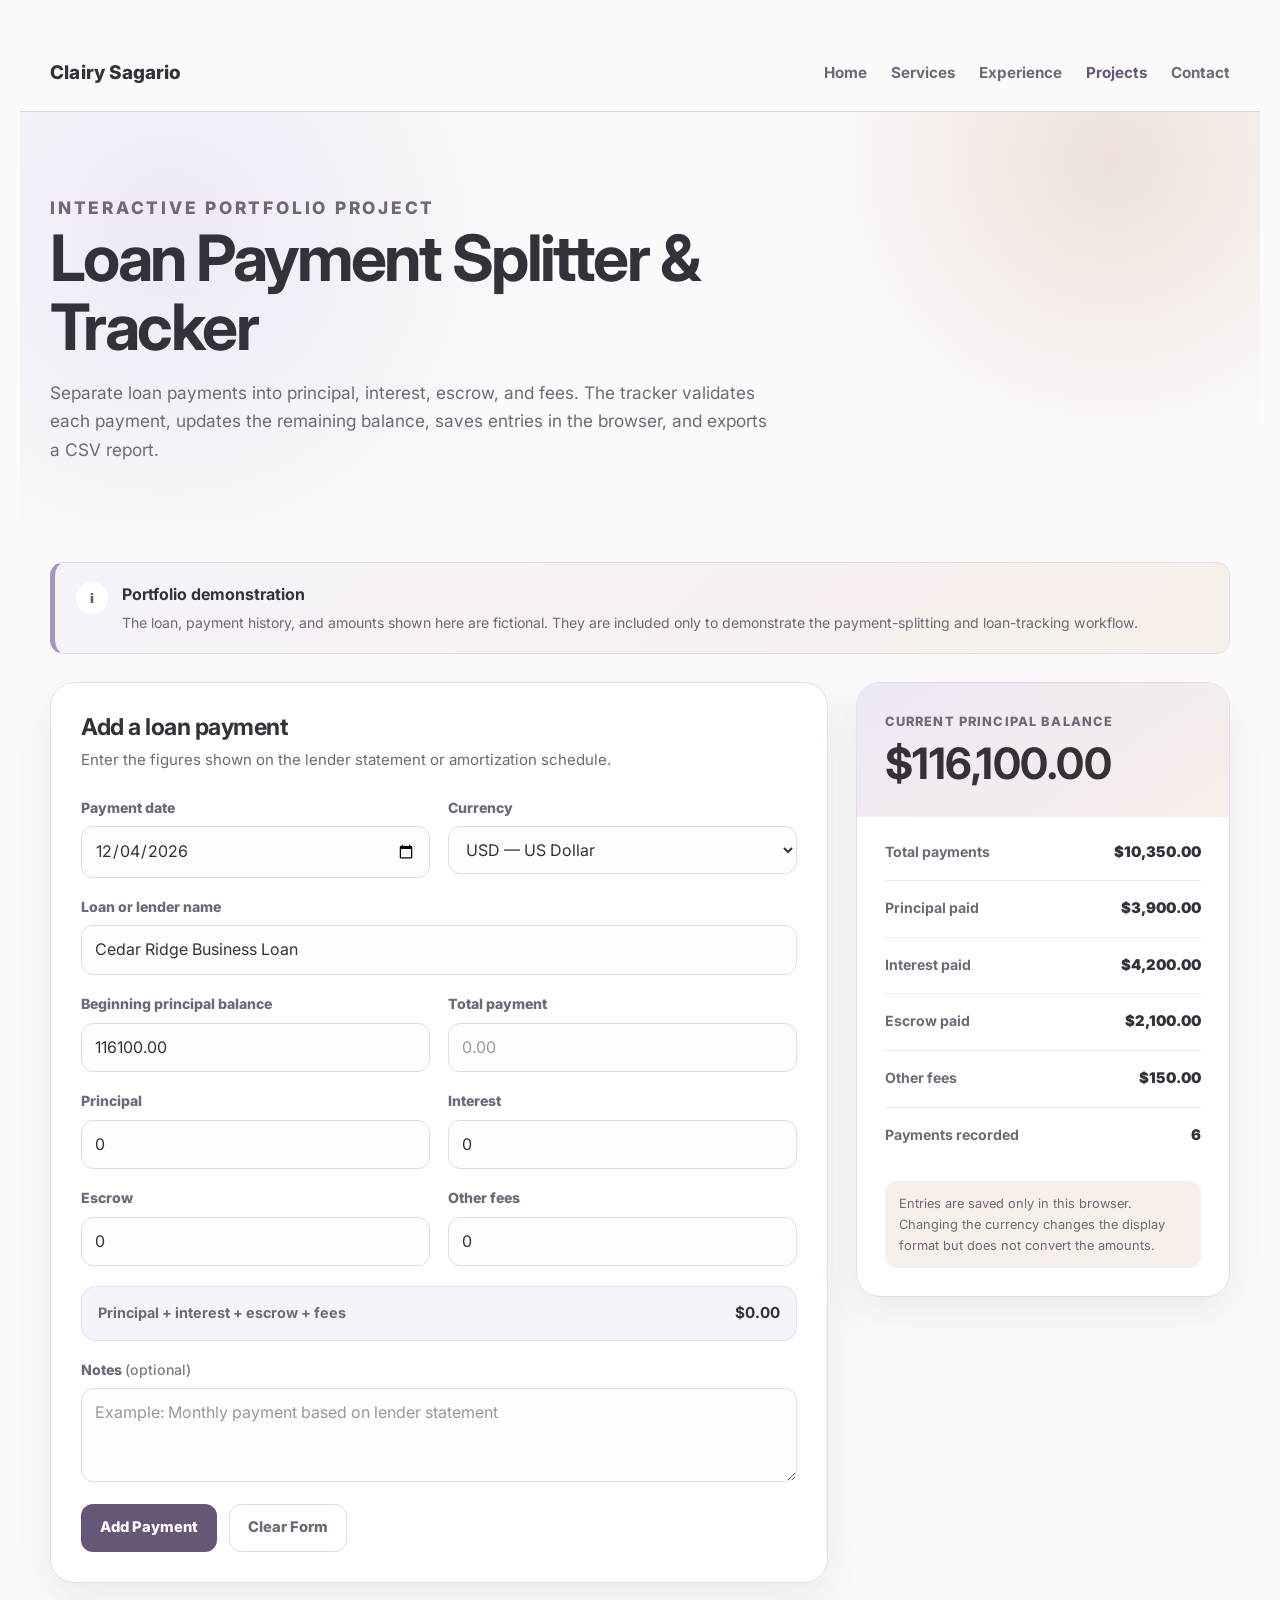
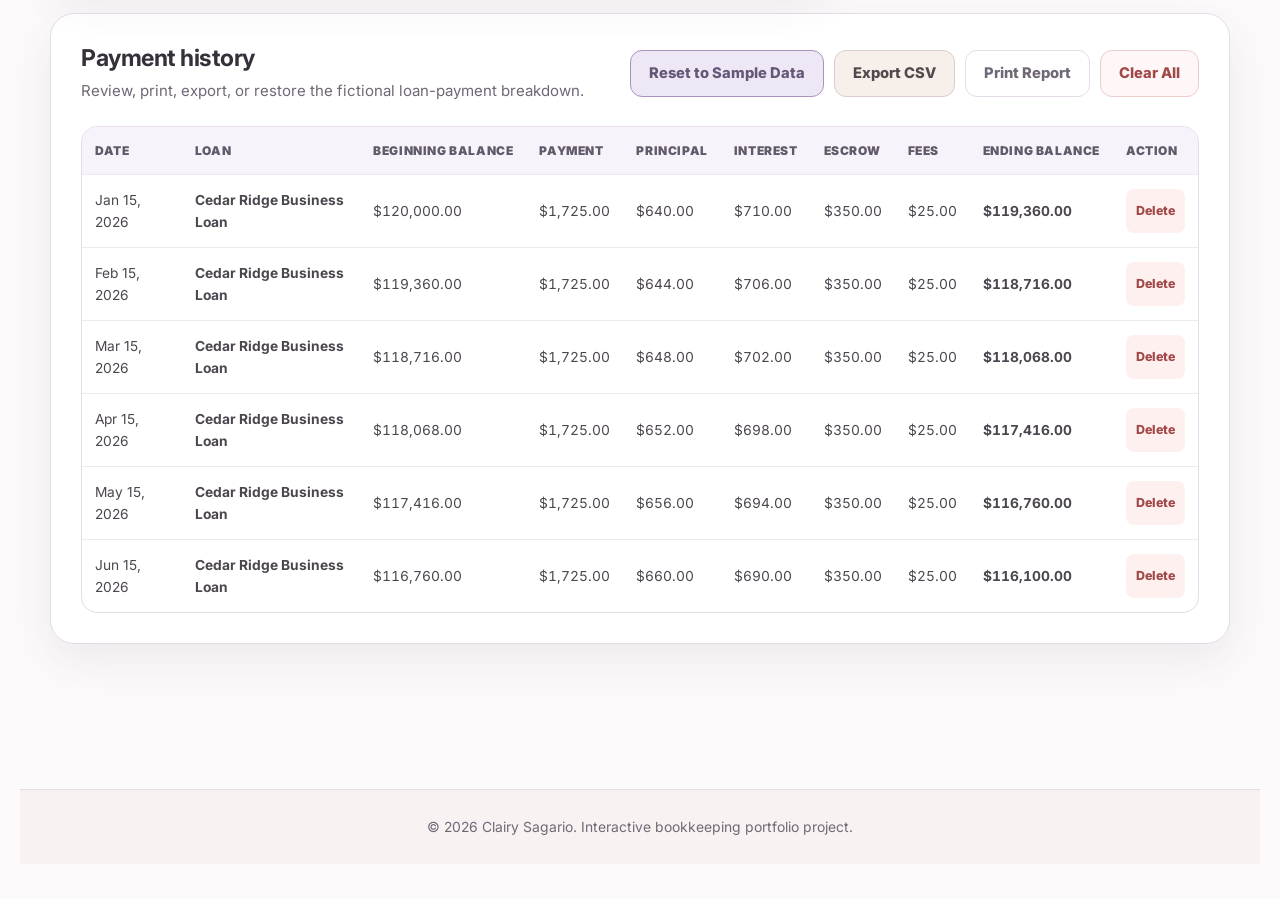
<file: loan-tracker.html>
<!DOCTYPE html>
<html lang="en">
<head>
  <link rel="icon" type="image/svg+xml" href="favicon.svg">
  <meta charset="UTF-8">

  <meta
    name="viewport"
    content="width=device-width, initial-scale=1.0"
  >

  <meta
    name="description"
    content="Explore Clairy Sagario's interactive loan payment splitter and tracker with fictional sample data."
  >

  <title>Loan Payment Tracker | Clairy Sagario</title>

  <link rel="preconnect" href="https://fonts.googleapis.com">

  <link
    rel="preconnect"
    href="https://fonts.gstatic.com"
    crossorigin
  >

  <link
    href="https://fonts.googleapis.com/css2?family=Inter:wght@400;700;800;900&amp;display=swap"
    rel="stylesheet"
  >

  <link rel="stylesheet" href="style.css">

  <style>
    :root {
      --loan-background: #fcfafb;
      --loan-surface: #ffffff;
      --loan-lavender: #eee8f6;
      --loan-lavender-soft: #f7f3fb;
      --loan-lavender-medium: #a894bf;
      --loan-lavender-dark: #665777;
      --loan-nude: #eadbd0;
      --loan-nude-soft: #f7efe9;
      --loan-text: #353039;
      --loan-muted: #706876;
      --loan-border: #e5dce8;
      --loan-success: #55745f;
      --loan-error: #a14848;
      --loan-shadow:
        0 16px 45px rgba(80, 64, 92, 0.09);
    }

    body.loan-page {
      margin: 0;
      background: var(--loan-background);
      color: var(--loan-text);
      font-family:
        Inter,
        Arial,
        Helvetica,
        sans-serif;
      line-height: 1.6;
    }

    .loan-page *,
    .loan-page *::before,
    .loan-page *::after {
      box-sizing: border-box;
    }

    .loan-container {
      width: min(1180px, calc(100% - 40px));
      margin: 0 auto;
    }

    .loan-header {
      position: sticky;
      top: 0;
      z-index: 20;
      border-bottom:
        1px solid rgba(217, 204, 223, 0.8);
      background: rgba(252, 250, 251, 0.94);
      backdrop-filter: blur(14px);
    }

    .loan-nav {
      min-height: 76px;
      display: flex;
      align-items: center;
      justify-content: space-between;
      gap: 28px;
    }

    .loan-brand {
      color: var(--loan-text);
      font-size: 1.18rem;
      font-weight: 800;
      letter-spacing: 0.01em;
      text-decoration: none;
      white-space: nowrap;
    }

    .loan-links {
      display: flex;
      align-items: center;
      justify-content: flex-end;
      gap: 24px;
      margin: 0;
      padding: 0;
      list-style: none;
    }

    .loan-links a {
      color: var(--loan-muted);
      font-size: 0.95rem;
      font-weight: 700;
      text-decoration: none;
    }

    .loan-links a:hover,
    .loan-links a:focus,
    .loan-links a[aria-current="page"] {
      color: var(--loan-lavender-dark);
    }

    .loan-hero {
      padding: 82px 0 56px;
      background:
        radial-gradient(
          circle at 88% 12%,
          rgba(234, 219, 208, 0.78),
          transparent 27%
        ),
        radial-gradient(
          circle at 12% 30%,
          rgba(238, 232, 246, 0.95),
          transparent 34%
        );
    }

    .loan-eyebrow {
      margin: 0 0 12px;
      color: var(--loan-lavender-dark);
      font-size: 0.78rem;
      font-weight: 800;
      letter-spacing: 0.16em;
      text-transform: uppercase;
    }

    .loan-hero h1 {
      max-width: 760px;
      margin: 0 0 18px;
      color: var(--loan-text);
      font-size: clamp(2.25rem, 5vw, 4.3rem);
      line-height: 1.08;
      letter-spacing: -0.04em;
    }

    .loan-hero p {
      max-width: 720px;
      margin: 0;
      color: var(--loan-muted);
      font-size: 1.08rem;
    }

    .loan-main {
      padding: 42px 0 80px;
    }

    .loan-sample-notice {
      align-items: flex-start;
      background:
        linear-gradient(
          135deg,
          var(--loan-lavender-soft),
          var(--loan-nude-soft)
        );
      border: 1px solid var(--loan-border);
      border-left:
        5px solid var(--loan-lavender-medium);
      border-radius: 14px;
      display: flex;
      gap: 14px;
      margin-bottom: 28px;
      padding: 19px 21px;
    }

    .loan-sample-icon {
      align-items: center;
      background: white;
      border-radius: 50%;
      color: var(--loan-lavender-dark);
      display: flex;
      flex: 0 0 auto;
      font-size: 0.82rem;
      font-weight: 900;
      height: 32px;
      justify-content: center;
      width: 32px;
    }

    .loan-sample-notice strong {
      display: block;
      margin-bottom: 3px;
    }

    .loan-sample-notice p {
      color: var(--loan-muted);
      font-size: 0.88rem;
      margin: 0;
    }

    .loan-workspace {
      display: grid;
      grid-template-columns:
        minmax(0, 1.35fr)
        minmax(290px, 0.65fr);
      align-items: start;
      gap: 28px;
    }

    .loan-card {
      border: 1px solid var(--loan-border);
      border-radius: 24px;
      background: var(--loan-surface);
      box-shadow: var(--loan-shadow);
    }

    .loan-form-card {
      padding: 30px;
    }

    .loan-card-heading {
      margin-bottom: 24px;
    }

    .loan-card-heading h2,
    .loan-history-heading h2 {
      margin: 0 0 6px;
      color: var(--loan-text);
      font-size: 1.45rem;
      line-height: 1.25;
    }

    .loan-card-heading p,
    .loan-history-heading p {
      margin: 0;
      color: var(--loan-muted);
      font-size: 0.94rem;
    }

    .loan-form-grid {
      display: grid;
      grid-template-columns:
        repeat(2, minmax(0, 1fr));
      gap: 18px;
    }

    .loan-field {
      display: flex;
      flex-direction: column;
      gap: 7px;
    }

    .loan-field-full {
      grid-column: 1 / -1;
    }

    .loan-field label {
      color: #554e59;
      font-size: 0.88rem;
      font-weight: 800;
    }

    .loan-field input,
    .loan-field select,
    .loan-field textarea {
      width: 100%;
      min-height: 48px;
      border: 1px solid var(--loan-border);
      border-radius: 12px;
      background: #fffdfd;
      color: var(--loan-text);
      font: inherit;
      outline: none;
      padding: 11px 13px;
      transition:
        border-color 0.2s ease,
        box-shadow 0.2s ease;
    }

    .loan-field textarea {
      min-height: 94px;
      resize: vertical;
    }

    .loan-field input:focus,
    .loan-field select:focus,
    .loan-field textarea:focus {
      border-color: var(--loan-lavender-medium);
      box-shadow:
        0 0 0 4px rgba(168, 148, 191, 0.16);
    }

    .loan-split-preview {
      grid-column: 1 / -1;
      display: flex;
      justify-content: space-between;
      gap: 20px;
      margin-top: 2px;
      border: 1px solid #e7dfe9;
      border-radius: 14px;
      background: var(--loan-lavender-soft);
      padding: 14px 16px;
    }

    .loan-split-preview span {
      color: var(--loan-muted);
      font-size: 0.9rem;
      font-weight: 700;
    }

    .loan-split-preview strong {
      color: var(--loan-text);
      font-size: 0.95rem;
      white-space: nowrap;
    }

    .loan-validation {
      grid-column: 1 / -1;
      display: none;
      margin: 0;
      border-radius: 10px;
      padding: 10px 12px;
      font-size: 0.86rem;
      font-weight: 700;
    }

    .loan-validation.show {
      display: block;
    }

    .loan-validation.success {
      background: #edf5ef;
      color: var(--loan-success);
    }

    .loan-validation.error {
      background: #fff0f0;
      color: var(--loan-error);
    }

    .loan-form-actions {
      grid-column: 1 / -1;
      display: flex;
      flex-wrap: wrap;
      gap: 12px;
      padding-top: 4px;
    }

    .loan-button {
      min-height: 46px;
      border: 1px solid transparent;
      border-radius: 12px;
      cursor: pointer;
      font: inherit;
      font-size: 0.92rem;
      font-weight: 800;
      padding: 11px 18px;
      transition:
        transform 0.2s ease,
        background 0.2s ease,
        border-color 0.2s ease;
    }

    .loan-button:hover {
      transform: translateY(-1px);
    }

    .loan-button-primary {
      background: var(--loan-lavender-dark);
      color: #fff;
    }

    .loan-button-primary:hover {
      background: #574967;
    }

    .loan-button-secondary {
      border-color: #d9ccd4;
      background: var(--loan-nude-soft);
      color: #51494d;
    }

    .loan-button-light {
      border-color: var(--loan-border);
      background: #fff;
      color: var(--loan-muted);
    }

    .loan-button-sample {
      border-color: var(--loan-lavender-medium);
      background: var(--loan-lavender);
      color: var(--loan-lavender-dark);
    }

    .loan-button-sample:hover {
      background: #e2d7ee;
    }

    .loan-button-danger {
      border-color: #edcccc;
      background: #fff7f7;
      color: var(--loan-error);
    }

    .loan-summary-card {
      position: sticky;
      top: 102px;
      overflow: hidden;
    }

    .loan-summary-top {
      background:
        linear-gradient(
          145deg,
          var(--loan-lavender),
          var(--loan-nude-soft)
        );
      padding: 28px;
    }

    .loan-summary-top p {
      margin: 0 0 7px;
      color: var(--loan-muted);
      font-size: 0.8rem;
      font-weight: 800;
      letter-spacing: 0.09em;
      text-transform: uppercase;
    }

    .loan-summary-top h2 {
      margin: 0;
      color: var(--loan-text);
      font-size: clamp(1.9rem, 4vw, 2.7rem);
      line-height: 1.15;
      overflow-wrap: anywhere;
    }

    .loan-summary-list {
      display: grid;
      gap: 0;
      margin: 0;
      padding: 8px 28px 18px;
    }

    .loan-summary-item {
      display: flex;
      justify-content: space-between;
      gap: 18px;
      border-bottom: 1px solid #eee7ef;
      padding: 16px 0;
    }

    .loan-summary-item:last-child {
      border-bottom: 0;
    }

    .loan-summary-item dt {
      color: var(--loan-muted);
      font-size: 0.88rem;
      font-weight: 700;
    }

    .loan-summary-item dd {
      margin: 0;
      color: var(--loan-text);
      font-size: 0.92rem;
      font-weight: 900;
      text-align: right;
    }

    .loan-summary-note {
      margin: 0 28px 28px;
      border-radius: 12px;
      background: var(--loan-nude-soft);
      color: var(--loan-muted);
      font-size: 0.8rem;
      padding: 12px 14px;
    }

    .loan-history {
      margin-top: 30px;
      padding: 30px;
    }

    .loan-history-toolbar {
      display: flex;
      align-items: center;
      justify-content: space-between;
      gap: 20px;
      margin-bottom: 22px;
    }

    .loan-history-actions {
      display: flex;
      flex-wrap: wrap;
      justify-content: flex-end;
      gap: 10px;
    }

    .loan-table-wrap {
      overflow-x: auto;
      border: 1px solid var(--loan-border);
      border-radius: 16px;
    }

    .loan-table {
      width: 100%;
      min-width: 980px;
      border-collapse: collapse;
    }

    .loan-table th,
    .loan-table td {
      border-bottom: 1px solid #eee8ef;
      padding: 14px 13px;
      text-align: left;
      vertical-align: middle;
    }

    .loan-table th {
      background: var(--loan-lavender-soft);
      color: #625969;
      font-size: 0.75rem;
      font-weight: 900;
      letter-spacing: 0.05em;
      text-transform: uppercase;
      white-space: nowrap;
    }

    .loan-table td {
      color: #4c464f;
      font-size: 0.86rem;
    }

    .loan-table tr:last-child td {
      border-bottom: 0;
    }

    .loan-amount {
      font-variant-numeric: tabular-nums;
      white-space: nowrap;
    }

    .loan-delete {
      border: 0;
      border-radius: 8px;
      background: #fff0f0;
      color: var(--loan-error);
      cursor: pointer;
      font: inherit;
      font-size: 0.78rem;
      font-weight: 800;
      padding: 7px 10px;
    }

    .loan-empty {
      color: var(--loan-muted);
      text-align: center !important;
      padding: 40px 20px !important;
    }

    .loan-footer {
      border-top: 1px solid var(--loan-border);
      background: #f8f3f2;
      padding: 26px 0;
      color: var(--loan-muted);
      font-size: 0.87rem;
      text-align: center;
    }

    @media (max-width: 900px) {
      .loan-workspace {
        grid-template-columns: 1fr;
      }

      .loan-summary-card {
        position: static;
      }

      .loan-nav {
        align-items: flex-start;
        flex-direction: column;
        gap: 10px;
        padding: 18px 0;
      }

      .loan-links {
        justify-content: flex-start;
        gap: 15px;
        overflow-x: auto;
        width: 100%;
        padding-bottom: 3px;
      }

      .loan-links a {
        white-space: nowrap;
      }
    }

    @media (max-width: 640px) {
      .loan-container {
        width: min(100% - 24px, 1180px);
      }

      .loan-hero {
        padding: 58px 0 42px;
      }

      .loan-main {
        padding: 32px 0 60px;
      }

      .loan-sample-notice {
        padding: 17px;
      }

      .loan-form-card,
      .loan-history {
        padding: 20px;
      }

      .loan-form-grid {
        grid-template-columns: 1fr;
      }

      .loan-field-full,
      .loan-split-preview,
      .loan-validation,
      .loan-form-actions {
        grid-column: auto;
      }

      .loan-split-preview,
      .loan-history-toolbar {
        align-items: flex-start;
        flex-direction: column;
      }

      .loan-history-actions {
        justify-content: flex-start;
      }

      .loan-history-actions .loan-button {
        width: 100%;
      }
    }

    @media print {
      .loan-header,
      .loan-hero,
      .loan-sample-notice,
      .loan-form-card,
      .loan-history-actions,
      .loan-delete,
      .loan-footer {
        display: none !important;
      }

      body.loan-page,
      .loan-main {
        background: #fff;
        padding: 0;
      }

      .loan-container {
        width: 100%;
      }

      .loan-workspace {
        display: block;
      }

      .loan-summary-card,
      .loan-history {
        margin: 0 0 20px;
        border: 1px solid #ccc;
        box-shadow: none;
      }

      .loan-table-wrap {
        overflow: visible;
      }

      .loan-table {
        min-width: 0;
        font-size: 9px;
      }

      .loan-table th,
      .loan-table td {
        padding: 7px 5px;
      }
    }
  </style>
</head>

<body class="loan-page">
  <header class="loan-header">
    <nav
      class="loan-nav loan-container"
      aria-label="Main navigation"
    >
      <a class="loan-brand" href="index.html">
        Clairy Sagario
      </a>

      <ul class="loan-links">
        <li><a href="index.html">Home</a></li>
        <li><a href="services.html">Services</a></li>

        <li>
          <a href="experience.html">Experience</a>
        </li>

        <li>
          <a href="projects.html" aria-current="page">
            Projects
          </a>
        </li>

        <li><a href="contact.html">Contact</a></li>
      </ul>
    </nav>
  </header>

  <main>
    <section class="loan-hero">
      <div class="loan-container">
        <p class="loan-eyebrow">
          Interactive Portfolio Project
        </p>

        <h1>Loan Payment Splitter &amp; Tracker</h1>

        <p>
          Separate loan payments into principal, interest, escrow,
          and fees. The tracker validates each payment, updates the
          remaining balance, saves entries in the browser, and
          exports a CSV report.
        </p>
      </div>
    </section>

    <section class="loan-main">
      <div class="loan-container">
        <section class="loan-sample-notice">
          <span class="loan-sample-icon">i</span>

          <div>
            <strong>Portfolio demonstration</strong>

            <p>
              The loan, payment history, and amounts shown here are
              fictional. They are included only to demonstrate the
              payment-splitting and loan-tracking workflow.
            </p>
          </div>
        </section>

        <div class="loan-workspace">
          <section
            class="loan-card loan-form-card"
            aria-labelledby="entry-heading"
          >
            <div class="loan-card-heading">
              <h2 id="entry-heading">Add a loan payment</h2>

              <p>
                Enter the figures shown on the lender statement or
                amortization schedule.
              </p>
            </div>

            <form id="loanForm" class="loan-form-grid">
              <div class="loan-field">
                <label for="paymentDate">
                  Payment date
                </label>

                <input
                  id="paymentDate"
                  type="date"
                  required
                >
              </div>

              <div class="loan-field">
                <label for="currency">Currency</label>

                <select id="currency">
                  <option value="USD">
                    USD — US Dollar
                  </option>

                  <option value="PHP">
                    PHP — Philippine Peso
                  </option>

                  <option value="CAD">
                    CAD — Canadian Dollar
                  </option>

                  <option value="AUD">
                    AUD — Australian Dollar
                  </option>
                </select>
              </div>

              <div class="loan-field loan-field-full">
                <label for="loanName">
                  Loan or lender name
                </label>

                <input
                  id="loanName"
                  type="text"
                  placeholder="Example: Business Loan"
                  required
                >
              </div>

              <div class="loan-field">
                <label for="beginningBalance">
                  Beginning principal balance
                </label>

                <input
                  id="beginningBalance"
                  type="number"
                  min="0"
                  step="0.01"
                  placeholder="0.00"
                  required
                >
              </div>

              <div class="loan-field">
                <label for="totalPayment">
                  Total payment
                </label>

                <input
                  id="totalPayment"
                  type="number"
                  min="0"
                  step="0.01"
                  placeholder="0.00"
                  required
                >
              </div>

              <div class="loan-field">
                <label for="principal">Principal</label>

                <input
                  id="principal"
                  type="number"
                  min="0"
                  step="0.01"
                  value="0"
                  required
                >
              </div>

              <div class="loan-field">
                <label for="interest">Interest</label>

                <input
                  id="interest"
                  type="number"
                  min="0"
                  step="0.01"
                  value="0"
                  required
                >
              </div>

              <div class="loan-field">
                <label for="escrow">Escrow</label>

                <input
                  id="escrow"
                  type="number"
                  min="0"
                  step="0.01"
                  value="0"
                  required
                >
              </div>

              <div class="loan-field">
                <label for="fees">Other fees</label>

                <input
                  id="fees"
                  type="number"
                  min="0"
                  step="0.01"
                  value="0"
                  required
                >
              </div>

              <div
                class="loan-split-preview"
                aria-live="polite"
              >
                <span>
                  Principal + interest + escrow + fees
                </span>

                <strong id="splitTotal">$0.00</strong>
              </div>

              <p
                id="validationMessage"
                class="loan-validation"
                aria-live="polite"
              ></p>

              <div class="loan-field loan-field-full">
                <label for="notes">
                  Notes
                  <span
                    style="font-weight: 500; color: #817986;"
                  >
                    (optional)
                  </span>
                </label>

                <textarea
                  id="notes"
                  placeholder="Example: Monthly payment based on lender statement"
                ></textarea>
              </div>

              <div class="loan-form-actions">
                <button
                  class="loan-button loan-button-primary"
                  type="submit"
                >
                  Add Payment
                </button>

                <button
                  class="loan-button loan-button-light"
                  id="resetFormButton"
                  type="button"
                >
                  Clear Form
                </button>
              </div>
            </form>
          </section>

          <aside
            class="loan-card loan-summary-card"
            aria-labelledby="summary-heading"
          >
            <div class="loan-summary-top">
              <p id="summary-heading">
                Current principal balance
              </p>

              <h2 id="currentBalance">$0.00</h2>
            </div>

            <dl class="loan-summary-list">
              <div class="loan-summary-item">
                <dt>Total payments</dt>
                <dd id="totalPayments">$0.00</dd>
              </div>

              <div class="loan-summary-item">
                <dt>Principal paid</dt>
                <dd id="totalPrincipal">$0.00</dd>
              </div>

              <div class="loan-summary-item">
                <dt>Interest paid</dt>
                <dd id="totalInterest">$0.00</dd>
              </div>

              <div class="loan-summary-item">
                <dt>Escrow paid</dt>
                <dd id="totalEscrow">$0.00</dd>
              </div>

              <div class="loan-summary-item">
                <dt>Other fees</dt>
                <dd id="totalFees">$0.00</dd>
              </div>

              <div class="loan-summary-item">
                <dt>Payments recorded</dt>
                <dd id="paymentCount">0</dd>
              </div>
            </dl>

            <p class="loan-summary-note">
              Entries are saved only in this browser. Changing the
              currency changes the display format but does not
              convert the amounts.
            </p>
          </aside>
        </div>

        <section
          class="loan-card loan-history"
          aria-labelledby="history-heading"
        >
          <div class="loan-history-toolbar">
            <div class="loan-history-heading">
              <h2 id="history-heading">
                Payment history
              </h2>

              <p>
                Review, print, export, or restore the fictional
                loan-payment breakdown.
              </p>
            </div>

            <div class="loan-history-actions">
              <button
                class="loan-button loan-button-sample"
                id="sampleDataButton"
                type="button"
              >
                Reset to Sample Data
              </button>

              <button
                class="loan-button loan-button-secondary"
                id="exportButton"
                type="button"
              >
                Export CSV
              </button>

              <button
                class="loan-button loan-button-light"
                id="printButton"
                type="button"
              >
                Print Report
              </button>

              <button
                class="loan-button loan-button-danger"
                id="clearAllButton"
                type="button"
              >
                Clear All
              </button>
            </div>
          </div>

          <div class="loan-table-wrap">
            <table class="loan-table">
              <thead>
                <tr>
                  <th>Date</th>
                  <th>Loan</th>
                  <th>Beginning Balance</th>
                  <th>Payment</th>
                  <th>Principal</th>
                  <th>Interest</th>
                  <th>Escrow</th>
                  <th>Fees</th>
                  <th>Ending Balance</th>
                  <th>Action</th>
                </tr>
              </thead>

              <tbody id="paymentTableBody"></tbody>
            </table>
          </div>
        </section>
      </div>
    </section>
  </main>

  <footer class="loan-footer">
    <div class="loan-container">
      &copy;
      <span id="currentYear"></span>
      Clairy Sagario. Interactive bookkeeping portfolio project.
    </div>
  </footer>

  <script>
    const STORAGE_KEY = "clairyLoanPaymentsV1";
    const CURRENCY_KEY = "clairyLoanCurrencyV1";

    const form =
      document.getElementById("loanForm");

    const paymentDate =
      document.getElementById("paymentDate");

    const currency =
      document.getElementById("currency");

    const loanName =
      document.getElementById("loanName");

    const beginningBalance =
      document.getElementById("beginningBalance");

    const totalPayment =
      document.getElementById("totalPayment");

    const principal =
      document.getElementById("principal");

    const interest =
      document.getElementById("interest");

    const escrow =
      document.getElementById("escrow");

    const fees =
      document.getElementById("fees");

    const notes =
      document.getElementById("notes");

    const splitTotal =
      document.getElementById("splitTotal");

    const validationMessage =
      document.getElementById("validationMessage");

    const tableBody =
      document.getElementById("paymentTableBody");

    const samplePayments = [
      {
        id: "sample-1",
        date: "2026-01-15",
        loanName: "Cedar Ridge Business Loan",
        beginningBalance: 120000,
        totalPayment: 1725,
        principal: 640,
        interest: 710,
        escrow: 350,
        fees: 25,
        endingBalance: 119360,
        notes: "Fictional January payment"
      },
      {
        id: "sample-2",
        date: "2026-02-15",
        loanName: "Cedar Ridge Business Loan",
        beginningBalance: 119360,
        totalPayment: 1725,
        principal: 644,
        interest: 706,
        escrow: 350,
        fees: 25,
        endingBalance: 118716,
        notes: "Fictional February payment"
      },
      {
        id: "sample-3",
        date: "2026-03-15",
        loanName: "Cedar Ridge Business Loan",
        beginningBalance: 118716,
        totalPayment: 1725,
        principal: 648,
        interest: 702,
        escrow: 350,
        fees: 25,
        endingBalance: 118068,
        notes: "Fictional March payment"
      },
      {
        id: "sample-4",
        date: "2026-04-15",
        loanName: "Cedar Ridge Business Loan",
        beginningBalance: 118068,
        totalPayment: 1725,
        principal: 652,
        interest: 698,
        escrow: 350,
        fees: 25,
        endingBalance: 117416,
        notes: "Fictional April payment"
      },
      {
        id: "sample-5",
        date: "2026-05-15",
        loanName: "Cedar Ridge Business Loan",
        beginningBalance: 117416,
        totalPayment: 1725,
        principal: 656,
        interest: 694,
        escrow: 350,
        fees: 25,
        endingBalance: 116760,
        notes: "Fictional May payment"
      },
      {
        id: "sample-6",
        date: "2026-06-15",
        loanName: "Cedar Ridge Business Loan",
        beginningBalance: 116760,
        totalPayment: 1725,
        principal: 660,
        interest: 690,
        escrow: 350,
        fees: 25,
        endingBalance: 116100,
        notes: "Fictional June payment"
      }
    ];

    function copySamplePayments() {
      return samplePayments.map(function (payment) {
        return { ...payment };
      });
    }

    function loadPayments() {
      const storedValue =
        localStorage.getItem(STORAGE_KEY);

      if (storedValue === null) {
        return copySamplePayments();
      }

      try {
        const saved = JSON.parse(storedValue);

        return Array.isArray(saved)
          ? saved
          : copySamplePayments();
      } catch (error) {
        return copySamplePayments();
      }
    }

    let payments = loadPayments();

    function savePayments() {
      localStorage.setItem(
        STORAGE_KEY,
        JSON.stringify(payments)
      );
    }

    function numberValue(element) {
      const value =
        Number.parseFloat(element.value);

      return Number.isFinite(value)
        ? value
        : 0;
    }

    function money(
      value,
      currencyCode = currency.value
    ) {
      return new Intl.NumberFormat("en-US", {
        style: "currency",
        currency: currencyCode,
        minimumFractionDigits: 2,
        maximumFractionDigits: 2
      }).format(Number(value) || 0);
    }

    function escapeHtml(value) {
      return String(value)
        .replaceAll("&", "&amp;")
        .replaceAll("<", "&lt;")
        .replaceAll(">", "&gt;")
        .replaceAll('"', "&quot;")
        .replaceAll("'", "&#039;");
    }

    function localDateString(dateValue) {
      if (!dateValue) {
        return "—";
      }

      const [year, month, day] =
        dateValue.split("-");

      return new Date(
        Number(year),
        Number(month) - 1,
        Number(day)
      ).toLocaleDateString("en-US", {
        year: "numeric",
        month: "short",
        day: "numeric"
      });
    }

    function getSplitTotal() {
      return (
        numberValue(principal) +
        numberValue(interest) +
        numberValue(escrow) +
        numberValue(fees)
      );
    }

    function showValidation(message, type) {
      validationMessage.textContent = message;

      validationMessage.className =
        `loan-validation show ${type}`;
    }

    function clearValidation() {
      validationMessage.textContent = "";

      validationMessage.className =
        "loan-validation";
    }

    function updateSplitPreview() {
      const split = getSplitTotal();

      const payment =
        numberValue(totalPayment);

      const difference =
        payment - split;

      splitTotal.textContent = money(split);

      if (payment <= 0 && split <= 0) {
        clearValidation();
        return;
      }

      if (
        Math.abs(difference) <= 0.01 &&
        payment > 0
      ) {
        showValidation(
          "Balanced: the payment breakdown matches the total payment.",
          "success"
        );
      } else if (difference > 0) {
        showValidation(
          `There is ${money(difference)} left to assign.`,
          "error"
        );
      } else {
        showValidation(
          `The breakdown is ${money(Math.abs(difference))} higher than the total payment.`,
          "error"
        );
      }
    }

    function latestEndingBalance() {
      if (!payments.length) {
        return 0;
      }

      return payments[
        payments.length - 1
      ].endingBalance;
    }

    function renderSummary() {
      const totals = payments.reduce(
        function (sum, item) {
          sum.payment += item.totalPayment;
          sum.principal += item.principal;
          sum.interest += item.interest;
          sum.escrow += item.escrow;
          sum.fees += item.fees;

          return sum;
        },
        {
          payment: 0,
          principal: 0,
          interest: 0,
          escrow: 0,
          fees: 0
        }
      );

      document.getElementById(
        "currentBalance"
      ).textContent =
        money(latestEndingBalance());

      document.getElementById(
        "totalPayments"
      ).textContent =
        money(totals.payment);

      document.getElementById(
        "totalPrincipal"
      ).textContent =
        money(totals.principal);

      document.getElementById(
        "totalInterest"
      ).textContent =
        money(totals.interest);

      document.getElementById(
        "totalEscrow"
      ).textContent =
        money(totals.escrow);

      document.getElementById(
        "totalFees"
      ).textContent =
        money(totals.fees);

      document.getElementById(
        "paymentCount"
      ).textContent =
        payments.length;
    }

    function renderTable() {
      if (!payments.length) {
        tableBody.innerHTML = `
          <tr>
            <td class="loan-empty" colspan="10">
              No payments recorded. Use “Reset to Sample Data”
              or add a payment above.
            </td>
          </tr>
        `;

        return;
      }

      tableBody.innerHTML = payments
        .map(function (item) {
          return `
            <tr>
              <td>
                ${localDateString(item.date)}
              </td>

              <td title="${escapeHtml(item.notes || "")}">
                <strong>
                  ${escapeHtml(item.loanName)}
                </strong>
              </td>

              <td class="loan-amount">
                ${money(item.beginningBalance)}
              </td>

              <td class="loan-amount">
                ${money(item.totalPayment)}
              </td>

              <td class="loan-amount">
                ${money(item.principal)}
              </td>

              <td class="loan-amount">
                ${money(item.interest)}
              </td>

              <td class="loan-amount">
                ${money(item.escrow)}
              </td>

              <td class="loan-amount">
                ${money(item.fees)}
              </td>

              <td class="loan-amount">
                <strong>
                  ${money(item.endingBalance)}
                </strong>
              </td>

              <td>
                <button
                  class="loan-delete"
                  type="button"
                  data-delete-id="${item.id}"
                >
                  Delete
                </button>
              </td>
            </tr>
          `;
        })
        .join("");
    }

    function renderAll() {
      renderSummary();
      renderTable();
      updateSplitPreview();
    }

    function resetEntryForm(
      keepLoanDetails = true
    ) {
      const savedLoanName =
        loanName.value;

      const nextBalance =
        latestEndingBalance();

      form.reset();

      paymentDate.value =
        new Date().toISOString().split("T")[0];

      currency.value =
        localStorage.getItem(CURRENCY_KEY) ||
        "USD";

      principal.value = "0";
      interest.value = "0";
      escrow.value = "0";
      fees.value = "0";

      if (
        keepLoanDetails &&
        payments.length
      ) {
        loanName.value =
          savedLoanName ||
          payments[payments.length - 1].loanName;

        beginningBalance.value =
          nextBalance.toFixed(2);
      }

      clearValidation();
      updateSplitPreview();
    }

    form.addEventListener(
      "submit",
      function (event) {
        event.preventDefault();

        const paymentAmount =
          numberValue(totalPayment);

        const principalAmount =
          numberValue(principal);

        const splitAmount =
          getSplitTotal();

        const startBalance =
          numberValue(beginningBalance);

        if (
          !paymentDate.value ||
          !loanName.value.trim()
        ) {
          showValidation(
            "Please enter the payment date and loan name.",
            "error"
          );

          return;
        }

        if (paymentAmount <= 0) {
          showValidation(
            "The total payment must be greater than zero.",
            "error"
          );

          return;
        }

        if (
          startBalance < 0 ||
          principalAmount < 0
        ) {
          showValidation(
            "Balances and payment amounts cannot be negative.",
            "error"
          );

          return;
        }

        if (
          Math.abs(
            paymentAmount - splitAmount
          ) > 0.01
        ) {
          showValidation(
            "The payment breakdown must equal the total payment before it can be added.",
            "error"
          );

          return;
        }

        if (principalAmount > startBalance) {
          showValidation(
            "Principal paid cannot be higher than the beginning principal balance.",
            "error"
          );

          return;
        }

        const endingBalance =
          Math.max(
            0,
            startBalance - principalAmount
          );

        payments.push({
          id:
            `${Date.now()}-${Math.random()
              .toString(16)
              .slice(2)}`,
          date: paymentDate.value,
          loanName: loanName.value.trim(),
          beginningBalance: startBalance,
          totalPayment: paymentAmount,
          principal: principalAmount,
          interest: numberValue(interest),
          escrow: numberValue(escrow),
          fees: numberValue(fees),
          endingBalance,
          notes: notes.value.trim()
        });

        savePayments();
        renderAll();
        resetEntryForm(true);
      }
    );

    [
      totalPayment,
      principal,
      interest,
      escrow,
      fees
    ].forEach(function (input) {
      input.addEventListener(
        "input",
        updateSplitPreview
      );
    });

    currency.addEventListener(
      "change",
      function () {
        localStorage.setItem(
          CURRENCY_KEY,
          currency.value
        );

        renderAll();
      }
    );

    tableBody.addEventListener(
      "click",
      function (event) {
        const deleteButton =
          event.target.closest(
            "[data-delete-id]"
          );

        if (!deleteButton) {
          return;
        }

        payments = payments.filter(
          function (item) {
            return (
              item.id !==
              deleteButton.dataset.deleteId
            );
          }
        );

        savePayments();
        renderAll();
        resetEntryForm(true);
      }
    );

    document.getElementById(
      "resetFormButton"
    ).addEventListener(
      "click",
      function () {
        resetEntryForm(false);
      }
    );

    document.getElementById(
      "sampleDataButton"
    ).addEventListener(
      "click",
      function () {
        const confirmed =
          payments.length === 0 ||
          window.confirm(
            "Replace the current entries with fictional sample data?"
          );

        if (!confirmed) {
          return;
        }

        payments = copySamplePayments();

        currency.value = "USD";

        localStorage.setItem(
          CURRENCY_KEY,
          "USD"
        );

        savePayments();
        resetEntryForm(true);
        renderAll();

        showValidation(
          "The fictional sample loan data has been restored.",
          "success"
        );
      }
    );

    document.getElementById(
      "clearAllButton"
    ).addEventListener(
      "click",
      function () {
        if (!payments.length) {
          return;
        }

        const confirmed =
          window.confirm(
            "Delete all saved loan payments? You can restore the fictional demonstration afterward."
          );

        if (!confirmed) {
          return;
        }

        payments = [];
        savePayments();
        renderAll();
        resetEntryForm(false);
      }
    );

    function csvCell(value) {
      return (
        '"' +
        String(value ?? "")
          .replaceAll('"', '""') +
        '"'
      );
    }

    document.getElementById(
      "exportButton"
    ).addEventListener(
      "click",
      function () {
        if (!payments.length) {
          window.alert(
            "Add or restore at least one payment before exporting."
          );

          return;
        }

        const headings = [
          "Date",
          "Loan",
          "Beginning Balance",
          "Total Payment",
          "Principal",
          "Interest",
          "Escrow",
          "Other Fees",
          "Ending Balance",
          "Notes"
        ];

        const rows = payments.map(
          function (item) {
            return [
              item.date,
              item.loanName,
              item.beginningBalance.toFixed(2),
              item.totalPayment.toFixed(2),
              item.principal.toFixed(2),
              item.interest.toFixed(2),
              item.escrow.toFixed(2),
              item.fees.toFixed(2),
              item.endingBalance.toFixed(2),
              item.notes
            ];
          }
        );

        const csv = [headings, ...rows]
          .map(function (row) {
            return row
              .map(csvCell)
              .join(",");
          })
          .join("\n");

        const blob = new Blob(
          [csv],
          {
            type: "text/csv;charset=utf-8"
          }
        );

        const link =
          document.createElement("a");

        link.href =
          URL.createObjectURL(blob);

        link.download =
          "loan-payment-tracker.csv";

        document.body.appendChild(link);
        link.click();
        link.remove();

        URL.revokeObjectURL(link.href);
      }
    );

    document.getElementById(
      "printButton"
    ).addEventListener(
      "click",
      function () {
        window.print();
      }
    );

    document.getElementById(
      "currentYear"
    ).textContent =
      new Date().getFullYear();

    currency.value =
      localStorage.getItem(CURRENCY_KEY) ||
      "USD";

    paymentDate.value =
      new Date().toISOString().split("T")[0];

    if (
      localStorage.getItem(STORAGE_KEY) === null
    ) {
      savePayments();
    }

    if (payments.length) {
      loanName.value =
        payments[payments.length - 1].loanName;

      beginningBalance.value =
        latestEndingBalance().toFixed(2);
    }

    renderAll();
  </script>
</body>
</html>
</file>
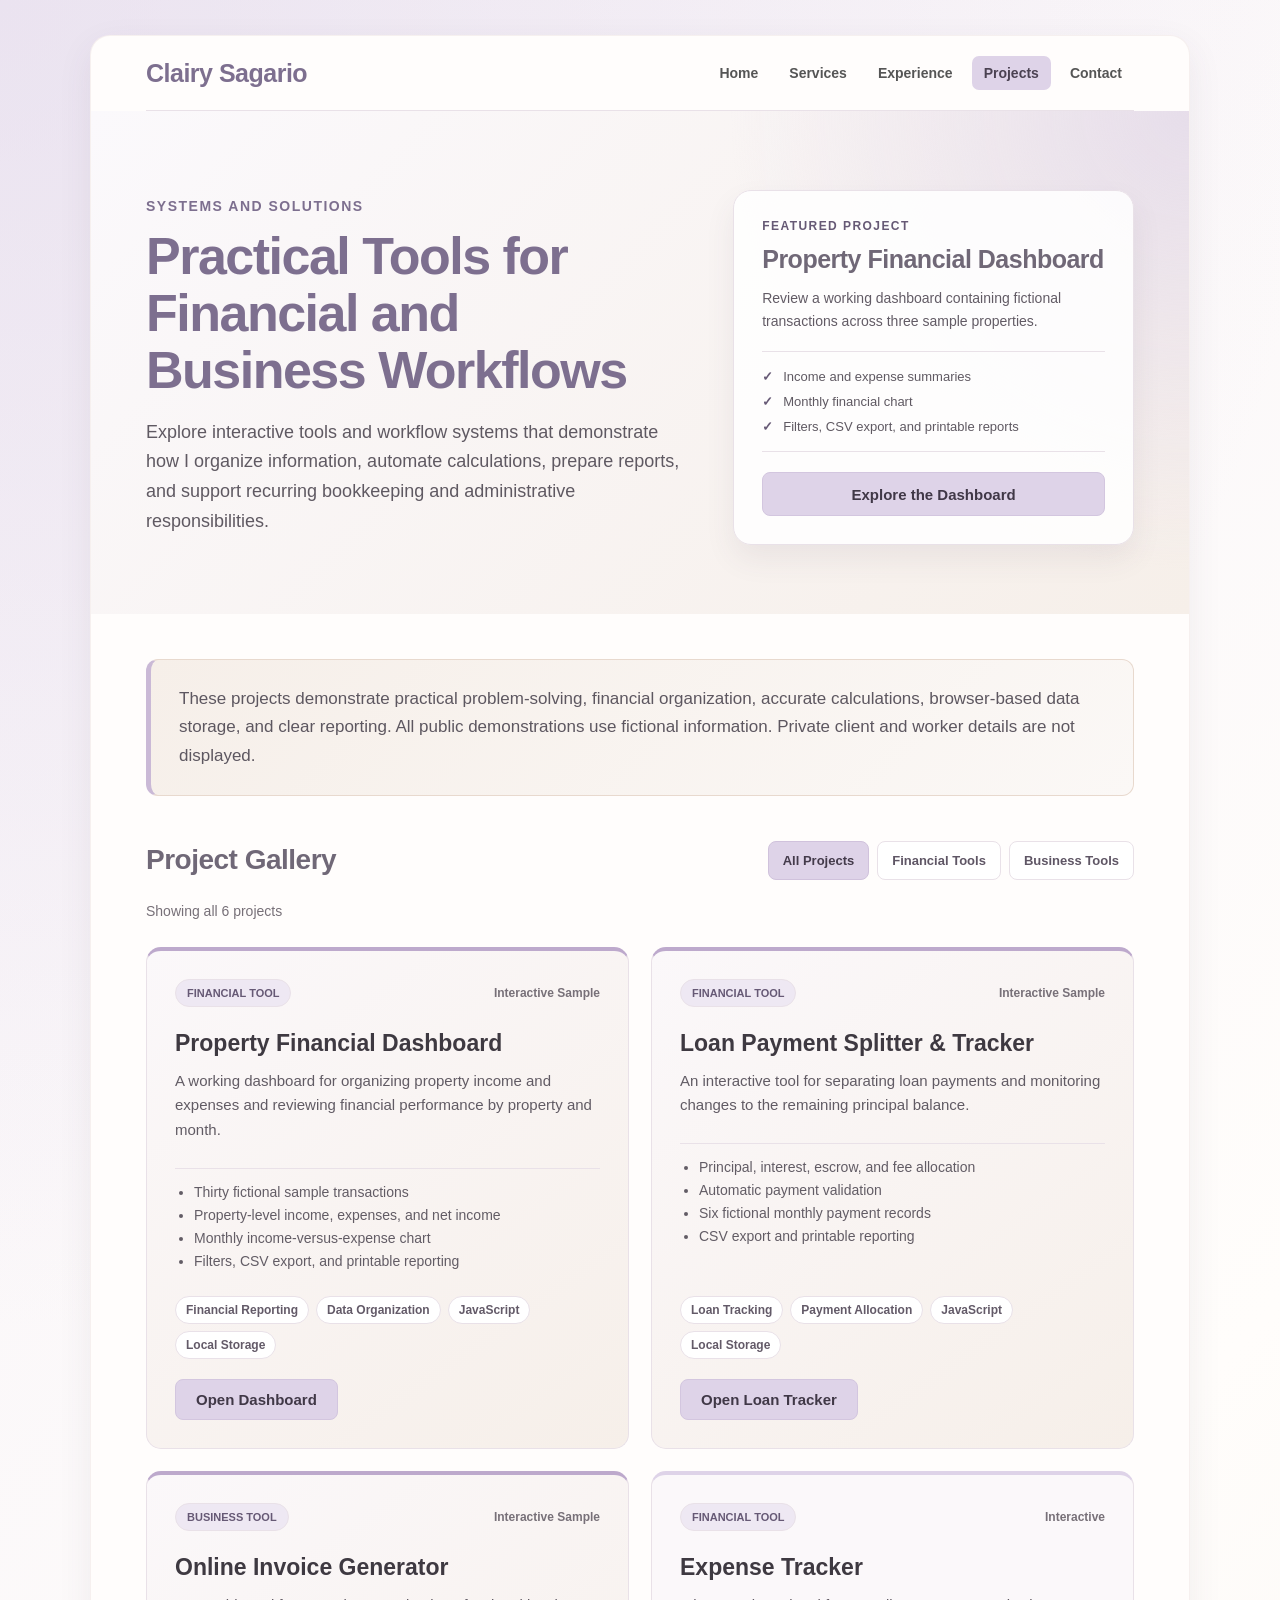
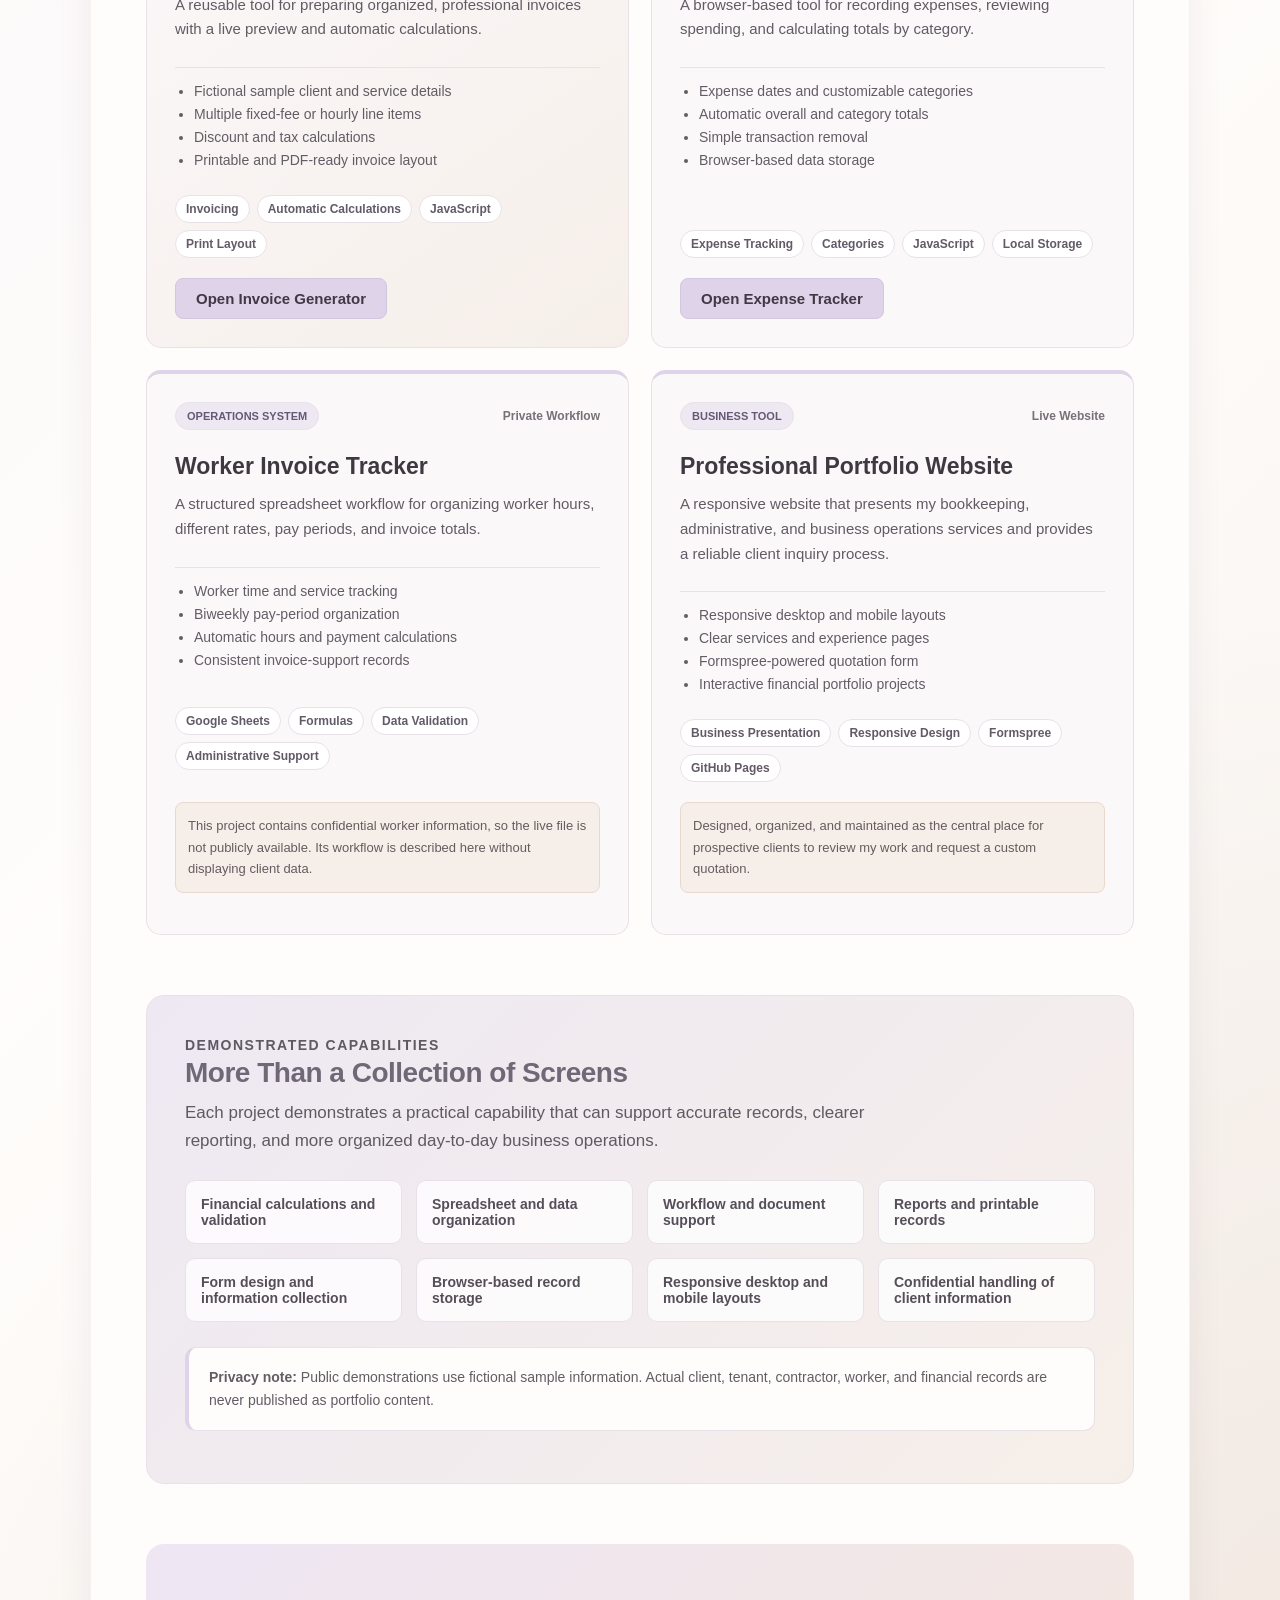
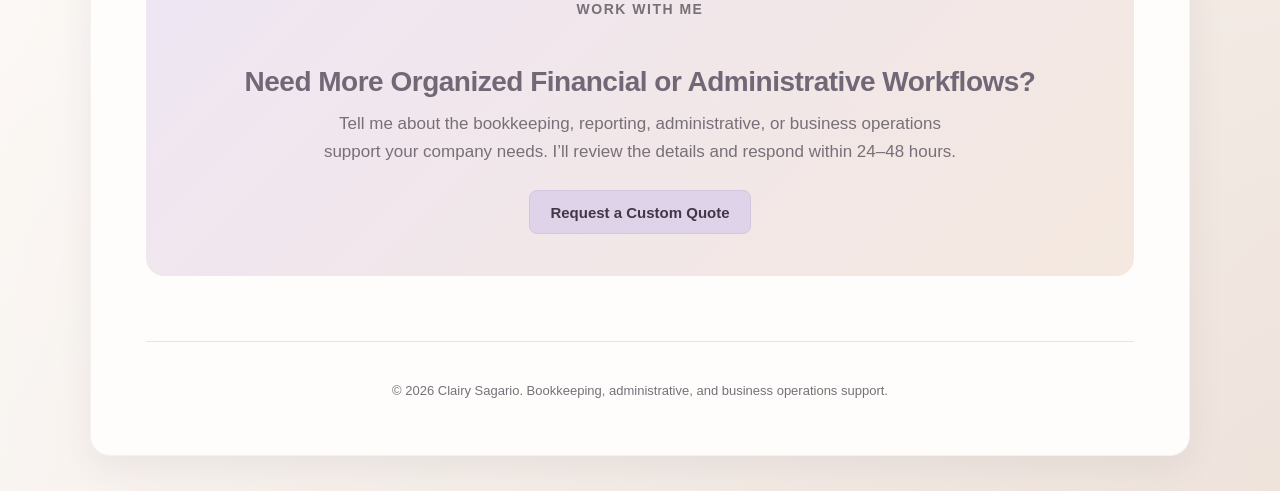
<file: projects.html>
<!DOCTYPE html>
<html lang="en">
<head>
  <link rel="icon" type="image/svg+xml" href="favicon.svg">
  <meta charset="UTF-8">

  <meta
    name="viewport"
    content="width=device-width, initial-scale=1.0"
  >

  <meta
    name="description"
    content="Explore interactive bookkeeping, financial reporting, administrative, and business operations projects created by Clairy Sagario."
  >

  <title>Projects | Clairy Sagario</title>

  <link rel="preconnect" href="https://fonts.googleapis.com">
  <link
    rel="preconnect"
    href="https://fonts.gstatic.com"
    crossorigin
  >
  <link
    href="https://fonts.googleapis.com/css2?family=Inter:wght@400;700;800;900&display=swap"
    rel="stylesheet"
  >

  <link rel="stylesheet" href="style.css">

  <style>
    .projects-hero {
      align-items: center;
      background:
        radial-gradient(
          circle at top right,
          rgba(222, 211, 232, 0.65),
          transparent 38%
        ),
        linear-gradient(
          135deg,
          #fbf9fc,
          var(--nude-soft)
        );
      display: grid;
      gap: 45px;
      grid-template-columns: 1.15fr 0.85fr;
      margin: 0 -55px;
      padding: 70px 55px 60px;
    }

    .projects-hero-content p:last-child {
      color: #5f5962;
      font-size: 18px;
      max-width: 680px;
    }

    .featured-overview {
      background-color: rgba(255, 255, 255, 0.88);
      border: 1px solid var(--border);
      border-radius: 18px;
      box-shadow: 0 14px 30px rgba(82, 68, 91, 0.08);
      padding: 28px;
    }

    .featured-label {
      color: var(--primary-dark);
      display: block;
      font-size: 12px;
      font-weight: 800;
      letter-spacing: 0.12em;
      margin-bottom: 11px;
      text-transform: uppercase;
    }

    .featured-overview h2 {
      font-size: 25px;
      line-height: 1.25;
      margin: 0 0 12px;
    }

    .featured-overview p {
      color: #625b65;
      font-size: 14px;
      margin: 0 0 18px;
    }

    .featured-details {
      border-bottom: 1px solid var(--border);
      border-top: 1px solid var(--border);
      display: grid;
      gap: 10px;
      margin-bottom: 20px;
      padding: 17px 0;
    }

    .featured-detail {
      align-items: flex-start;
      color: #5f5962;
      display: flex;
      font-size: 13px;
      gap: 10px;
    }

    .featured-check {
      color: var(--primary-dark);
      font-weight: 900;
    }

    .featured-overview .button {
      width: 100%;
    }

    .projects-introduction {
      background:
        linear-gradient(
          135deg,
          var(--nude-soft),
          #fbf8f6
        );
      border: 1px solid var(--nude-accent);
      border-left: 5px solid #cab9d6;
      border-radius: 12px;
      margin: 45px 0;
      padding: 25px 28px;
    }

    .projects-introduction p {
      color: #5d5760;
      margin: 0;
    }

    .project-controls {
      align-items: center;
      display: flex;
      gap: 20px;
      justify-content: space-between;
      margin-bottom: 20px;
    }

    .project-controls h2 {
      margin: 0;
    }

    .filter-buttons {
      display: flex;
      flex-wrap: wrap;
      gap: 8px;
    }

    .filter-button {
      background-color: white;
      border-color: var(--border);
      color: #5f5665;
      font-size: 13px;
      min-height: 39px;
      padding: 8px 14px;
    }

    .filter-button:hover {
      background-color: var(--lavender-soft);
      border-color: #d5c8df;
    }

    .filter-button.active {
      background-color: var(--lavender-accent);
      border-color: #d0c2dc;
      color: #443b4b;
    }

    .project-result {
      color: var(--text-soft);
      font-size: 14px;
      margin: 0 0 24px;
    }

    .project-gallery {
      display: grid;
      gap: 22px;
      grid-template-columns: repeat(2, minmax(0, 1fr));
    }

    .portfolio-project {
      background-color: var(--surface-soft);
      border: 1px solid var(--border);
      border-radius: 15px;
      border-top: 4px solid var(--lavender-accent);
      display: flex;
      flex-direction: column;
      min-height: 350px;
      padding: 28px;
      transition:
        box-shadow 0.2s ease,
        transform 0.2s ease;
    }

    .portfolio-project:hover {
      box-shadow: 0 14px 28px rgba(82, 68, 91, 0.09);
      transform: translateY(-4px);
    }

    .featured-project {
      background:
        linear-gradient(
          145deg,
          var(--surface-soft),
          var(--nude-soft)
        );
      border-top-color: #bda9cc;
    }

    .project-top {
      align-items: center;
      display: flex;
      flex-wrap: wrap;
      gap: 10px;
      justify-content: space-between;
    }

    .project-category {
      background-color: var(--lavender-soft);
      border: 1px solid var(--border);
      border-radius: 20px;
      color: var(--primary-dark);
      font-size: 11px;
      font-weight: 800;
      padding: 7px 11px;
      text-transform: uppercase;
    }

    .project-status {
      color: var(--text-soft);
      font-size: 12px;
      font-weight: bold;
    }

    .portfolio-project h3 {
      font-size: 23px;
      line-height: 1.3;
      margin: 22px 0 10px;
    }

    .project-description {
      color: #615b64;
      font-size: 15px;
      margin-top: 0;
    }

    .project-features {
      border-top: 1px solid var(--border);
      margin: 10px 0 20px;
      padding: 15px 0 0 19px;
    }

    .project-features li {
      color: #625c65;
      font-size: 14px;
      margin-bottom: 7px;
    }

    .project-tools {
      display: flex;
      flex-wrap: wrap;
      gap: 7px;
      margin: auto 0 20px;
    }

    .project-tools span {
      background-color: white;
      border: 1px solid var(--border);
      border-radius: 16px;
      color: #635a68;
      font-size: 12px;
      font-weight: 700;
      padding: 6px 10px;
    }

    .project-actions {
      display: flex;
      flex-wrap: wrap;
      gap: 10px;
    }

    .project-actions .button {
      min-height: 40px;
    }

    .project-note {
      background-color: var(--nude-soft);
      border: 1px solid var(--nude-accent);
      border-radius: 8px;
      color: #655b60;
      font-size: 13px;
      margin-top: auto;
      padding: 12px;
    }

    .capabilities-section {
      background:
        linear-gradient(
          135deg,
          var(--lavender-soft),
          var(--nude-soft)
        );
      border: 1px solid var(--border);
      border-radius: 18px;
      margin-top: 60px;
      padding: 38px;
    }

    .capabilities-heading {
      margin-bottom: 25px;
      max-width: 700px;
    }

    .capabilities-heading h2 {
      margin: 0 0 10px;
    }

    .capabilities-heading p {
      color: #5f5962;
      margin: 0;
    }

    .capabilities-grid {
      display: grid;
      gap: 14px;
      grid-template-columns: repeat(4, minmax(0, 1fr));
    }

    .capability-item {
      background-color: rgba(255, 255, 255, 0.78);
      border: 1px solid var(--border);
      border-radius: 10px;
      color: #554e59;
      font-size: 14px;
      font-weight: 700;
      padding: 15px;
    }

    .privacy-note {
      background-color: #fffdfc;
      border: 1px solid var(--border);
      border-left: 4px solid var(--lavender-accent);
      border-radius: 11px;
      color: #625c65;
      font-size: 14px;
      margin-top: 25px;
      padding: 18px 20px;
    }

    .projects-cta {
      background:
        linear-gradient(
          135deg,
          #eee6f4,
          #f4e8df
        );
      border-radius: 18px;
      margin-top: 60px;
      padding: 42px 30px;
      text-align: center;
    }

    .projects-cta h2 {
      margin-bottom: 0;
    }

    .projects-cta p {
      color: var(--text-soft);
      margin: 12px auto 24px;
      max-width: 650px;
    }

    [hidden] {
      display: none !important;
    }

    @media (max-width: 900px) {
      .projects-hero {
        margin-left: -35px;
        margin-right: -35px;
        padding-left: 35px;
        padding-right: 35px;
      }

      .capabilities-grid {
        grid-template-columns: repeat(2, minmax(0, 1fr));
      }
    }

    @media (max-width: 750px) {
      .projects-hero {
        grid-template-columns: 1fr;
        text-align: center;
      }

      .projects-hero-content p:last-child {
        margin-left: auto;
        margin-right: auto;
      }

      .featured-overview {
        margin: 0 auto;
        max-width: 480px;
        text-align: left;
        width: 100%;
      }

      .project-controls {
        align-items: flex-start;
        flex-direction: column;
      }

      .project-gallery {
        grid-template-columns: 1fr;
      }
    }

    @media (max-width: 600px) {
      .projects-hero {
        margin-left: -22px;
        margin-right: -22px;
        padding: 55px 22px 45px;
      }

      .filter-buttons {
        width: 100%;
      }

      .filter-button {
        flex: 1 1 140px;
      }

      .portfolio-project {
        min-height: auto;
        padding: 23px;
      }

      .capabilities-section {
        padding: 27px 22px;
      }

      .capabilities-grid {
        grid-template-columns: 1fr;
      }
    }
  </style>
</head>

<body>
  <main class="container">
    <nav class="navigation" aria-label="Main navigation">
      <a href="index.html" class="logo">
        Clairy Sagario
      </a>

      <div class="nav-links">
        <a href="index.html">Home</a>
        <a href="services.html">Services</a>
        <a href="experience.html">Experience</a>
        <a href="projects.html" class="active">Projects</a>
        <a href="contact.html">Contact</a>
      </div>
    </nav>

    <section class="projects-hero">
      <div class="projects-hero-content">
        <p class="greeting">
          Systems and Solutions
        </p>

        <h1>
          Practical Tools for Financial and Business Workflows
        </h1>

        <p>
          Explore interactive tools and workflow systems that
          demonstrate how I organize information, automate
          calculations, prepare reports, and support recurring
          bookkeeping and administrative responsibilities.
        </p>
      </div>

      <aside class="featured-overview">
        <span class="featured-label">
          Featured Project
        </span>

        <h2>
          Property Financial Dashboard
        </h2>

        <p>
          Review a working dashboard containing fictional transactions
          across three sample properties.
        </p>

        <div class="featured-details">
          <div class="featured-detail">
            <span class="featured-check">✓</span>
            <span>Income and expense summaries</span>
          </div>

          <div class="featured-detail">
            <span class="featured-check">✓</span>
            <span>Monthly financial chart</span>
          </div>

          <div class="featured-detail">
            <span class="featured-check">✓</span>
            <span>Filters, CSV export, and printable reports</span>
          </div>
        </div>

        <a href="property-dashboard.html" class="button">
          Explore the Dashboard
        </a>
      </aside>
    </section>

    <section class="projects-introduction">
      <p>
        These projects demonstrate practical problem-solving,
        financial organization, accurate calculations, browser-based
        data storage, and clear reporting. All public demonstrations
        use fictional information. Private client and worker details
        are not displayed.
      </p>
    </section>

    <section>
      <div class="project-controls">
        <h2>Project Gallery</h2>

        <div class="filter-buttons" aria-label="Filter projects">
          <button
            class="filter-button active"
            data-filter="all"
            type="button"
            aria-pressed="true"
          >
            All Projects
          </button>

          <button
            class="filter-button"
            data-filter="financial"
            type="button"
            aria-pressed="false"
          >
            Financial Tools
          </button>

          <button
            class="filter-button"
            data-filter="business"
            type="button"
            aria-pressed="false"
          >
            Business Tools
          </button>
        </div>
      </div>

      <p
        id="projectResult"
        class="project-result"
        aria-live="polite"
      >
        Showing all projects
      </p>

      <div class="project-gallery">
        <article
          class="portfolio-project featured-project"
          data-category="financial"
        >
          <div class="project-top">
            <span class="project-category">
              Financial Tool
            </span>

            <span class="project-status">
              Interactive Sample
            </span>
          </div>

          <h3>Property Financial Dashboard</h3>

          <p class="project-description">
            A working dashboard for organizing property income and
            expenses and reviewing financial performance by property
            and month.
          </p>

          <ul class="project-features">
            <li>Thirty fictional sample transactions</li>
            <li>Property-level income, expenses, and net income</li>
            <li>Monthly income-versus-expense chart</li>
            <li>Filters, CSV export, and printable reporting</li>
          </ul>

          <div class="project-tools">
            <span>Financial Reporting</span>
            <span>Data Organization</span>
            <span>JavaScript</span>
            <span>Local Storage</span>
          </div>

          <div class="project-actions">
            <a
              href="property-dashboard.html"
              class="button"
            >
              Open Dashboard
            </a>
          </div>
        </article>

        <article
          class="portfolio-project featured-project"
          data-category="financial"
        >
          <div class="project-top">
            <span class="project-category">
              Financial Tool
            </span>

            <span class="project-status">
              Interactive Sample
            </span>
          </div>

          <h3>Loan Payment Splitter &amp; Tracker</h3>

          <p class="project-description">
            An interactive tool for separating loan payments and
            monitoring changes to the remaining principal balance.
          </p>

          <ul class="project-features">
            <li>Principal, interest, escrow, and fee allocation</li>
            <li>Automatic payment validation</li>
            <li>Six fictional monthly payment records</li>
            <li>CSV export and printable reporting</li>
          </ul>

          <div class="project-tools">
            <span>Loan Tracking</span>
            <span>Payment Allocation</span>
            <span>JavaScript</span>
            <span>Local Storage</span>
          </div>

          <div class="project-actions">
            <a href="loan-tracker.html" class="button">
              Open Loan Tracker
            </a>
          </div>
        </article>

        <article
          class="portfolio-project featured-project"
          data-category="business"
        >
          <div class="project-top">
            <span class="project-category">
              Business Tool
            </span>

            <span class="project-status">
              Interactive Sample
            </span>
          </div>

          <h3>Online Invoice Generator</h3>

          <p class="project-description">
            A reusable tool for preparing organized, professional
            invoices with a live preview and automatic calculations.
          </p>

          <ul class="project-features">
            <li>Fictional sample client and service details</li>
            <li>Multiple fixed-fee or hourly line items</li>
            <li>Discount and tax calculations</li>
            <li>Printable and PDF-ready invoice layout</li>
          </ul>

          <div class="project-tools">
            <span>Invoicing</span>
            <span>Automatic Calculations</span>
            <span>JavaScript</span>
            <span>Print Layout</span>
          </div>

          <div class="project-actions">
            <a href="invoice.html" class="button">
              Open Invoice Generator
            </a>
          </div>
        </article>

        <article
          class="portfolio-project"
          data-category="financial"
        >
          <div class="project-top">
            <span class="project-category">
              Financial Tool
            </span>

            <span class="project-status">
              Interactive
            </span>
          </div>

          <h3>Expense Tracker</h3>

          <p class="project-description">
            A browser-based tool for recording expenses, reviewing
            spending, and calculating totals by category.
          </p>

          <ul class="project-features">
            <li>Expense dates and customizable categories</li>
            <li>Automatic overall and category totals</li>
            <li>Simple transaction removal</li>
            <li>Browser-based data storage</li>
          </ul>

          <div class="project-tools">
            <span>Expense Tracking</span>
            <span>Categories</span>
            <span>JavaScript</span>
            <span>Local Storage</span>
          </div>

          <div class="project-actions">
            <a href="calculator.html" class="button">
              Open Expense Tracker
            </a>
          </div>
        </article>

        <article
          class="portfolio-project"
          data-category="business"
        >
          <div class="project-top">
            <span class="project-category">
              Operations System
            </span>

            <span class="project-status">
              Private Workflow
            </span>
          </div>

          <h3>Worker Invoice Tracker</h3>

          <p class="project-description">
            A structured spreadsheet workflow for organizing worker
            hours, different rates, pay periods, and invoice totals.
          </p>

          <ul class="project-features">
            <li>Worker time and service tracking</li>
            <li>Biweekly pay-period organization</li>
            <li>Automatic hours and payment calculations</li>
            <li>Consistent invoice-support records</li>
          </ul>

          <div class="project-tools">
            <span>Google Sheets</span>
            <span>Formulas</span>
            <span>Data Validation</span>
            <span>Administrative Support</span>
          </div>

          <p class="project-note">
            This project contains confidential worker information, so
            the live file is not publicly available. Its workflow is
            described here without displaying client data.
          </p>
        </article>

        <article
          class="portfolio-project"
          data-category="business"
        >
          <div class="project-top">
            <span class="project-category">
              Business Tool
            </span>

            <span class="project-status">
              Live Website
            </span>
          </div>

          <h3>Professional Portfolio Website</h3>

          <p class="project-description">
            A responsive website that presents my bookkeeping,
            administrative, and business operations services and
            provides a reliable client inquiry process.
          </p>

          <ul class="project-features">
            <li>Responsive desktop and mobile layouts</li>
            <li>Clear services and experience pages</li>
            <li>Formspree-powered quotation form</li>
            <li>Interactive financial portfolio projects</li>
          </ul>

          <div class="project-tools">
            <span>Business Presentation</span>
            <span>Responsive Design</span>
            <span>Formspree</span>
            <span>GitHub Pages</span>
          </div>

          <p class="project-note">
            Designed, organized, and maintained as the central place
            for prospective clients to review my work and request a
            custom quotation.
          </p>
        </article>
      </div>
    </section>

    <section class="capabilities-section">
      <div class="capabilities-heading">
        <p class="greeting">
          Demonstrated Capabilities
        </p>

        <h2>
          More Than a Collection of Screens
        </h2>

        <p>
          Each project demonstrates a practical capability that can
          support accurate records, clearer reporting, and more
          organized day-to-day business operations.
        </p>
      </div>

      <div class="capabilities-grid">
        <div class="capability-item">
          Financial calculations and validation
        </div>

        <div class="capability-item">
          Spreadsheet and data organization
        </div>

        <div class="capability-item">
          Workflow and document support
        </div>

        <div class="capability-item">
          Reports and printable records
        </div>

        <div class="capability-item">
          Form design and information collection
        </div>

        <div class="capability-item">
          Browser-based record storage
        </div>

        <div class="capability-item">
          Responsive desktop and mobile layouts
        </div>

        <div class="capability-item">
          Confidential handling of client information
        </div>
      </div>

      <p class="privacy-note">
        <strong>Privacy note:</strong>
        Public demonstrations use fictional sample information.
        Actual client, tenant, contractor, worker, and financial
        records are never published as portfolio content.
      </p>
    </section>

    <section class="projects-cta">
      <p class="greeting">Work With Me</p>

      <h2>
        Need More Organized Financial or Administrative Workflows?
      </h2>

      <p>
        Tell me about the bookkeeping, reporting, administrative, or
        business operations support your company needs. I’ll review
        the details and respond within 24–48 hours.
      </p>

      <a href="contact.html" class="button">
        Request a Custom Quote
      </a>
    </section>

    <footer>
      <p>
        © 2026 Clairy Sagario. Bookkeeping, administrative, and
        business operations support.
      </p>
    </footer>
  </main>

  <script>
    const filterButtons =
      document.querySelectorAll(".filter-button");

    const projectCards =
      document.querySelectorAll(".portfolio-project");

    const projectResult =
      document.getElementById("projectResult");

    function updateProjectResult(selectedFilter, visibleProjects) {
      if (selectedFilter === "all") {
        projectResult.textContent =
          "Showing all " + visibleProjects + " projects";
        return;
      }

      if (selectedFilter === "financial") {
        projectResult.textContent =
          "Showing " +
          visibleProjects +
          " financial tools";
        return;
      }

      projectResult.textContent =
        "Showing " +
        visibleProjects +
        " business tools";
    }

    filterButtons.forEach(function (button) {
      button.addEventListener("click", function () {
        const selectedFilter = button.dataset.filter;
        let visibleProjects = 0;

        filterButtons.forEach(function (filterButton) {
          const isSelected = filterButton === button;

          filterButton.classList.toggle(
            "active",
            isSelected
          );

          filterButton.setAttribute(
            "aria-pressed",
            String(isSelected)
          );
        });

        projectCards.forEach(function (card) {
          const shouldShow =
            selectedFilter === "all" ||
            card.dataset.category === selectedFilter;

          card.hidden = !shouldShow;

          if (shouldShow) {
            visibleProjects += 1;
          }
        });

        updateProjectResult(
          selectedFilter,
          visibleProjects
        );
      });
    });

    updateProjectResult("all", projectCards.length);
  </script>
</body>
</html>
</file>
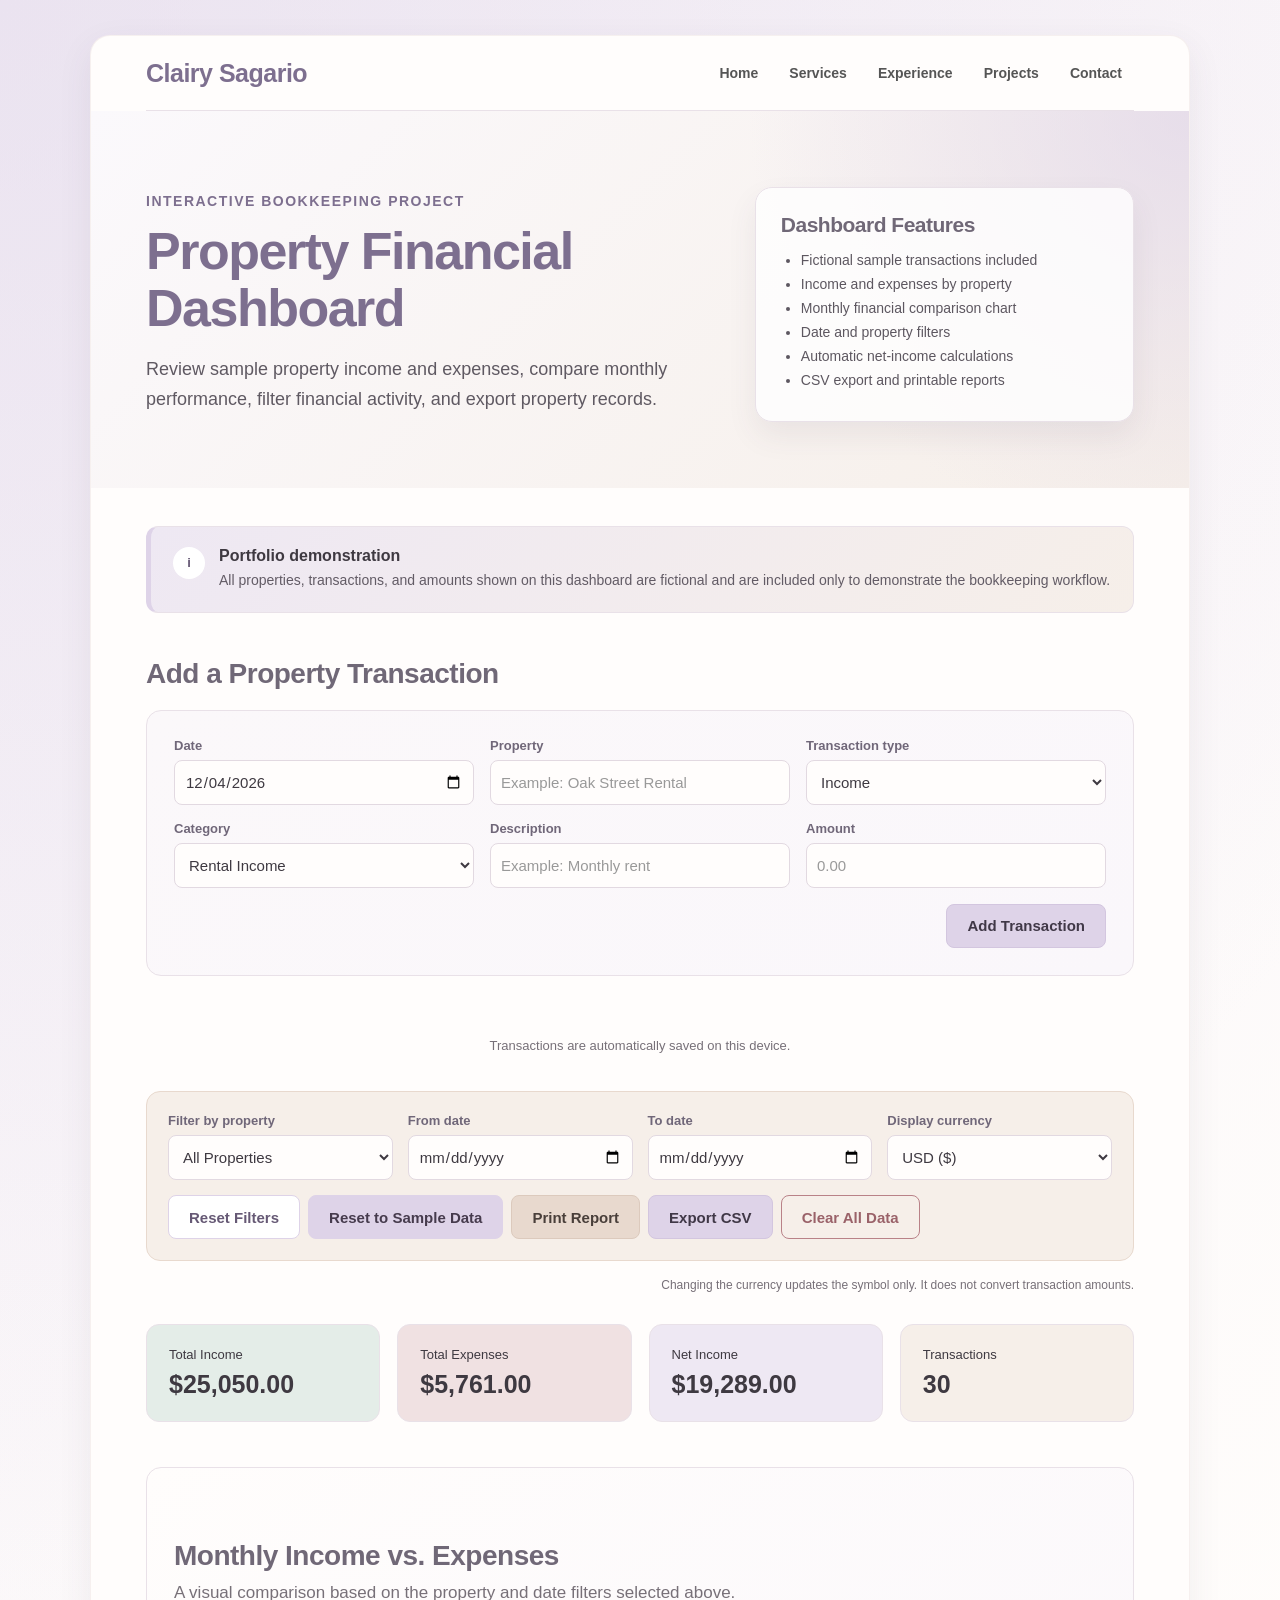
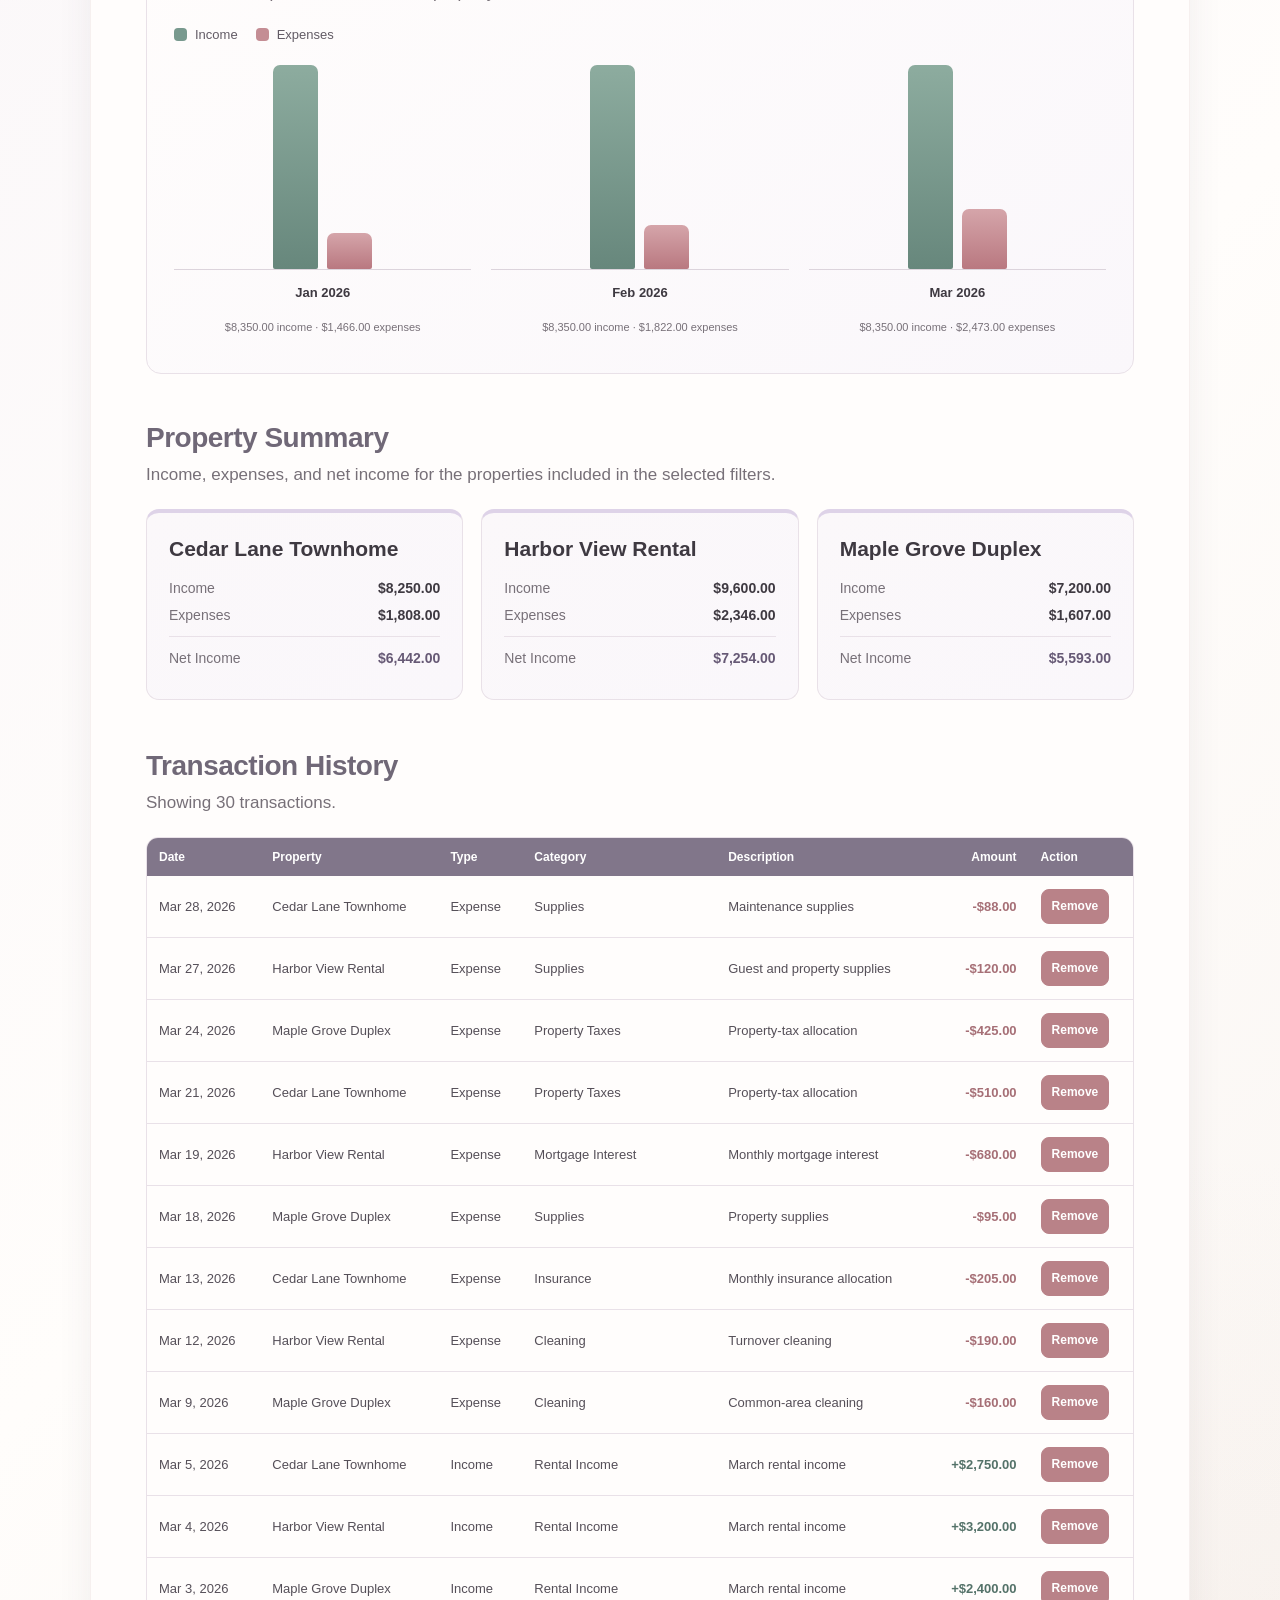
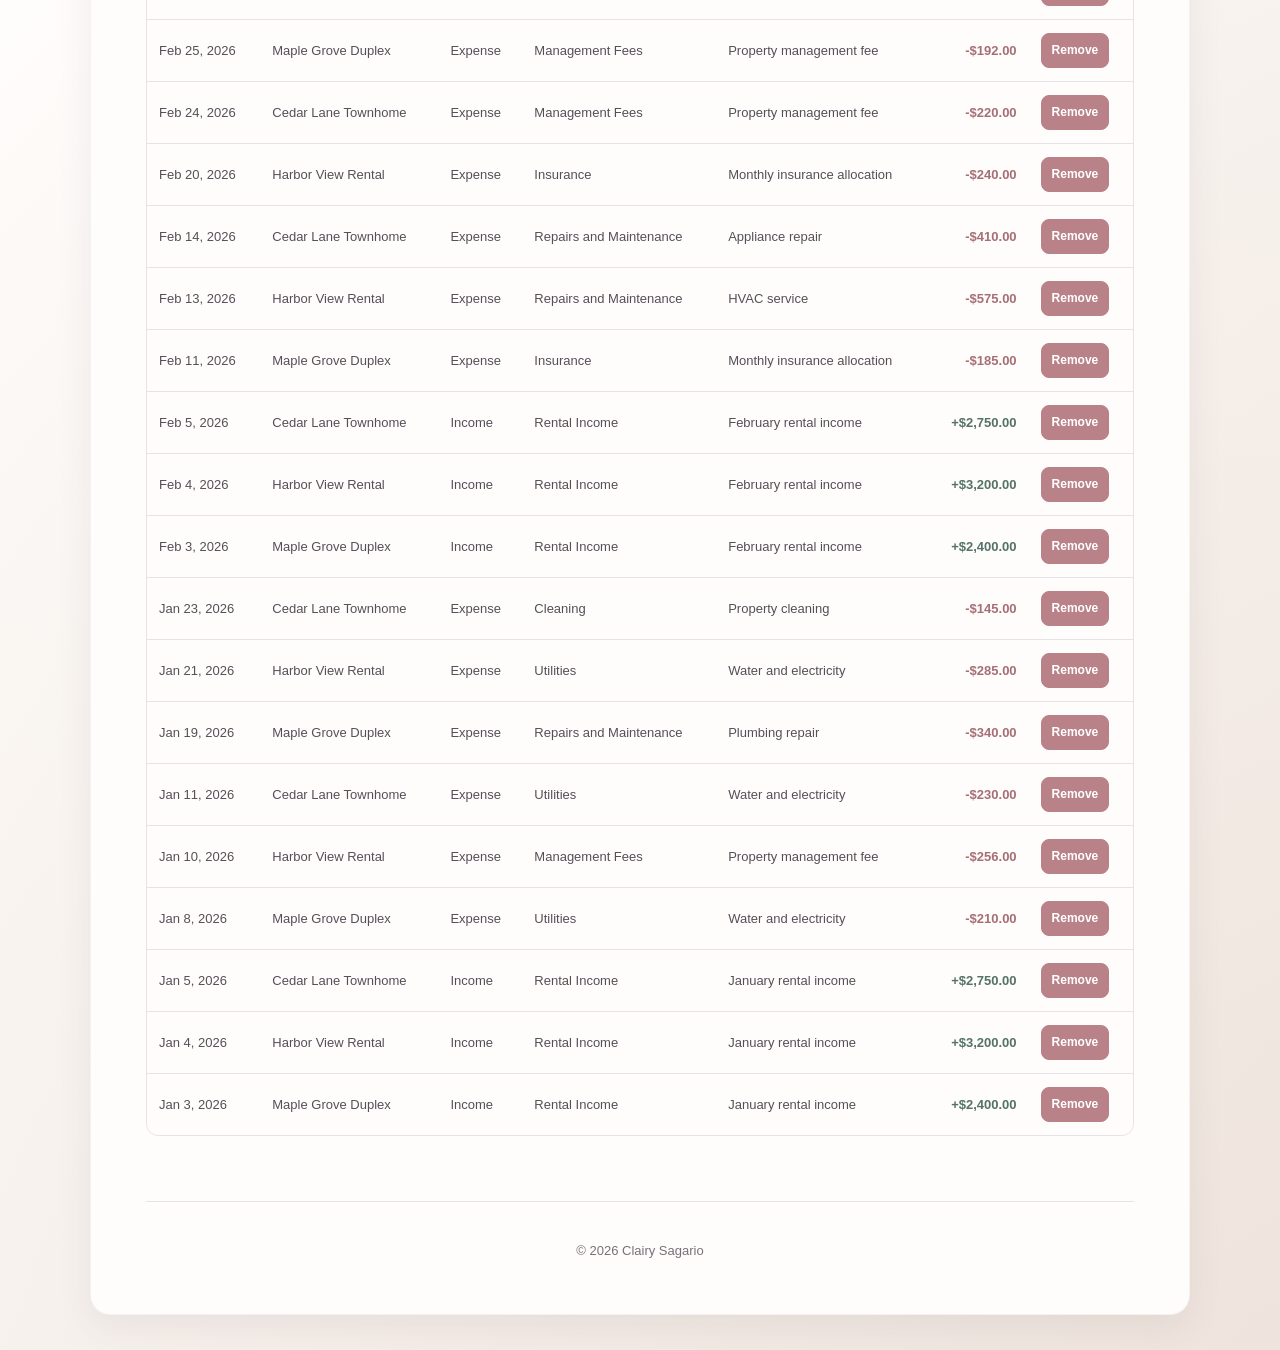
<file: property-dashboard.html>
<!DOCTYPE html>
<html lang="en">
<head>
  <link rel="icon" type="image/svg+xml" href="favicon.svg">

  <meta charset="UTF-8">

  <meta
    name="viewport"
    content="width=device-width, initial-scale=1.0"
  >

  <meta
    name="description"
    content="Explore Clairy Sagario's interactive property financial dashboard with fictional rental income, expenses, property summaries, filters, and financial reports."
  >

  <title>Property Financial Dashboard | Clairy Sagario</title>

  <link rel="preconnect" href="https://fonts.googleapis.com">
  <link
    rel="preconnect"
    href="https://fonts.gstatic.com"
    crossorigin
  >

  <link
    href="https://fonts.googleapis.com/css2?family=Inter:wght@400;700;800;900&amp;display=swap"
    rel="stylesheet"
  >

  <link rel="stylesheet" href="style.css">

  <style>
    .dashboard-hero {
      align-items: center;
      background:
        radial-gradient(
          circle at top right,
          rgba(222, 211, 232, 0.65),
          transparent 38%
        ),
        linear-gradient(
          135deg,
          #fbf9fc,
          var(--nude-soft)
        );
      display: grid;
      gap: 40px;
      grid-template-columns: 1.2fr 0.8fr;
      margin: 0 -55px;
      padding: 65px 55px 55px;
    }

    .dashboard-hero-content p:last-child {
      color: #5f5962;
      font-size: 18px;
      max-width: 680px;
    }

    .dashboard-features {
      background-color: rgba(255, 255, 255, 0.8);
      border: 1px solid var(--border);
      border-radius: 17px;
      box-shadow: 0 14px 30px rgba(82, 68, 91, 0.08);
      padding: 25px;
    }

    .dashboard-features h2 {
      font-size: 21px;
      margin: 0 0 15px;
    }

    .dashboard-features ul {
      margin: 0;
      padding-left: 20px;
    }

    .dashboard-features li {
      color: #5d5760;
      font-size: 14px;
      margin-bottom: 8px;
    }

    .sample-notice {
      align-items: flex-start;
      background:
        linear-gradient(
          135deg,
          var(--lavender-soft),
          var(--nude-soft)
        );
      border: 1px solid var(--border);
      border-left: 5px solid var(--lavender-accent);
      border-radius: 12px;
      display: flex;
      gap: 14px;
      margin: 38px 0 0;
      padding: 20px 22px;
    }

    .sample-notice-mark {
      align-items: center;
      background-color: white;
      border-radius: 50%;
      color: var(--primary-dark);
      display: flex;
      flex: 0 0 auto;
      font-size: 13px;
      font-weight: 900;
      height: 32px;
      justify-content: center;
      width: 32px;
    }

    .sample-notice strong {
      color: var(--text);
      display: block;
      margin-bottom: 4px;
    }

    .sample-notice p {
      color: #625b65;
      font-size: 14px;
      margin: 0;
    }

    .entry-section {
      margin-top: 45px;
    }

    .entry-section h2 {
      margin-bottom: 20px;
    }

    .transaction-form {
      background:
        linear-gradient(
          145deg,
          var(--surface-soft),
          #faf7fb
        );
      border: 1px solid var(--border);
      border-radius: 15px;
      display: grid;
      gap: 16px;
      grid-template-columns: repeat(3, 1fr);
      padding: 27px;
    }

    .form-group {
      display: flex;
      flex-direction: column;
      gap: 7px;
    }

    .full-width {
      grid-column: 1 / -1;
    }

    label {
      color: #706779;
      font-size: 13px;
      font-weight: bold;
    }

    input,
    select {
      background-color: #fffdfc;
      border: 1px solid #e2d9e1;
      border-radius: 8px;
      color: var(--text);
      font-family: inherit;
      font-size: 15px;
      height: 45px;
      padding: 10px;
      width: 100%;
    }

    input:focus,
    select:focus {
      border-color: #b8a5c6;
      outline: 3px solid rgba(184, 165, 198, 0.17);
    }

    .form-actions {
      display: flex;
      justify-content: flex-end;
    }

    .message {
      color: #765f82;
      font-weight: bold;
      min-height: 25px;
      text-align: center;
    }

    .save-note {
      color: var(--text-soft);
      font-size: 13px;
      margin-top: 0;
      text-align: center;
    }

    .dashboard-controls {
      background-color: var(--nude-soft);
      border: 1px solid var(--nude-accent);
      border-radius: 14px;
      display: grid;
      gap: 15px;
      grid-template-columns: repeat(4, 1fr);
      margin: 35px 0 15px;
      padding: 21px;
    }

    .control-buttons {
      display: flex;
      flex-wrap: wrap;
      gap: 8px;
      grid-column: 1 / -1;
    }

    .secondary-button {
      background-color: var(--nude-accent);
      border-color: #dccabd;
      color: #493f3a;
    }

    .filter-button {
      background-color: white;
      border-color: var(--lavender-accent);
      color: var(--primary-dark);
    }

    .sample-button {
      background-color: var(--lavender-accent);
      border-color: var(--lavender-accent);
      color: #463b4d;
    }

    .sample-button:hover {
      background-color: #c7b5d3;
      border-color: #c7b5d3;
      color: #3f3546;
    }

    .clear-button {
      background-color: transparent;
      border-color: #b98288;
      color: #9a6269;
    }

    .clear-button:hover {
      background-color: #b98288;
      border-color: #b98288;
      color: white;
    }

    .currency-note {
      color: var(--text-soft);
      font-size: 12px;
      margin: 0 0 25px;
      text-align: right;
    }

    .overall-summary {
      display: grid;
      gap: 17px;
      grid-template-columns: repeat(4, 1fr);
      margin: 28px 0 45px;
    }

    .summary-card {
      border: 1px solid var(--border);
      border-radius: 13px;
      padding: 22px;
    }

    .summary-card span {
      color: #625b65;
      display: block;
      font-size: 13px;
      margin-bottom: 8px;
    }

    .summary-card strong {
      color: var(--text);
      font-size: 25px;
    }

    .income-card {
      background-color: #e4ede8;
    }

    .expense-card {
      background-color: #f0e1e2;
    }

    .net-card {
      background-color: var(--lavender-soft);
    }

    .count-card {
      background-color: var(--nude-soft);
    }

    .section-heading {
      margin-bottom: 20px;
    }

    .section-heading h2 {
      margin-bottom: 7px;
    }

    .section-heading p {
      color: var(--text-soft);
      margin-top: 0;
    }

    .chart-section {
      background:
        linear-gradient(
          145deg,
          #fffdfc,
          #faf7fb
        );
      border: 1px solid var(--border);
      border-radius: 15px;
      margin-bottom: 48px;
      padding: 27px;
    }

    .chart-legend {
      display: flex;
      flex-wrap: wrap;
      gap: 18px;
      margin-bottom: 23px;
    }

    .legend-item {
      align-items: center;
      color: #625b65;
      display: flex;
      font-size: 13px;
      gap: 8px;
    }

    .legend-color {
      border-radius: 4px;
      display: inline-block;
      height: 13px;
      width: 13px;
    }

    .income-color {
      background-color: #78998e;
    }

    .expense-color {
      background-color: #c48d94;
    }

    .monthly-chart {
      align-items: stretch;
      display: grid;
      gap: 20px;
      grid-template-columns:
        repeat(auto-fit, minmax(130px, 1fr));
      min-height: 280px;
    }

    .chart-month {
      display: flex;
      flex-direction: column;
      min-width: 0;
    }

    .chart-bars {
      align-items: flex-end;
      border-bottom: 1px solid #dcd4dc;
      display: flex;
      gap: 9px;
      height: 205px;
      justify-content: center;
      padding: 0 12px;
    }

    .chart-bar {
      border-radius: 7px 7px 2px 2px;
      max-width: 45px;
      min-height: 4px;
      transition: height 0.25s ease;
      width: 42%;
    }

    .chart-income-bar {
      background:
        linear-gradient(
          180deg,
          #8dac9f,
          #67877c
        );
    }

    .chart-expense-bar {
      background:
        linear-gradient(
          180deg,
          #d5a5aa,
          #b97880
        );
    }

    .chart-month-label {
      color: var(--text);
      font-size: 13px;
      font-weight: 800;
      margin: 12px 0 4px;
      text-align: center;
    }

    .chart-values {
      color: var(--text-soft);
      font-size: 11px;
      line-height: 1.5;
      text-align: center;
    }

    .property-summary-grid {
      display: grid;
      gap: 18px;
      grid-template-columns: repeat(3, 1fr);
      margin-bottom: 50px;
    }

    .property-card {
      background:
        linear-gradient(
          145deg,
          var(--surface-soft),
          #faf7fb
        );
      border: 1px solid var(--border);
      border-top: 4px solid var(--lavender-accent);
      border-radius: 13px;
      padding: 22px;
    }

    .property-card h3 {
      color: var(--text);
      margin: 0 0 17px;
    }

    .property-amount {
      display: flex;
      font-size: 14px;
      justify-content: space-between;
      margin: 11px 0;
    }

    .property-amount span {
      color: var(--text-soft);
    }

    .property-amount strong {
      color: var(--text);
    }

    .property-net {
      border-top: 1px solid var(--border);
      margin-top: 13px;
      padding-top: 13px;
    }

    .property-net strong {
      color: var(--primary-dark);
    }

    .transaction-table-wrapper {
      border: 1px solid var(--border);
      border-radius: 12px;
      overflow-x: auto;
    }

    .transaction-table {
      border-collapse: collapse;
      min-width: 900px;
      width: 100%;
    }

    .transaction-table th {
      background-color: #81768a;
      color: white;
      font-size: 12px;
      padding: 12px;
      text-align: left;
    }

    .transaction-table td {
      border-bottom: 1px solid var(--border);
      color: #554f58;
      font-size: 13px;
      padding: 13px 12px;
    }

    .transaction-table tbody tr:last-child td {
      border-bottom: none;
    }

    .transaction-table tbody tr:hover {
      background-color: var(--surface-soft);
    }

    .amount-column {
      text-align: right !important;
    }

    .income-amount {
      color: #547269 !important;
      font-weight: bold;
    }

    .expense-amount {
      color: #a66f76 !important;
      font-weight: bold;
    }

    .remove-button {
      background-color: #b98288;
      border-color: #b98288;
      color: white;
      font-size: 12px;
      min-height: 35px;
      padding: 7px 10px;
    }

    .remove-button:hover {
      background-color: #a86f76;
      border-color: #a86f76;
      color: white;
    }

    .empty-message {
      background-color: var(--nude-soft);
      border: 1px solid var(--nude-accent);
      border-radius: 9px;
      color: var(--text-soft);
      grid-column: 1 / -1;
      padding: 30px;
      text-align: center;
    }

    @media (max-width: 950px) {
      .dashboard-hero {
        margin-left: -35px;
        margin-right: -35px;
        padding-left: 35px;
        padding-right: 35px;
      }

      .dashboard-controls,
      .overall-summary {
        grid-template-columns: 1fr 1fr;
      }

      .property-summary-grid {
        grid-template-columns: 1fr 1fr;
      }
    }

    @media (max-width: 750px) {
      .dashboard-hero {
        grid-template-columns: 1fr;
        text-align: center;
      }

      .dashboard-hero-content p:last-child {
        margin-left: auto;
        margin-right: auto;
      }

      .dashboard-features {
        margin: 0 auto;
        max-width: 450px;
        text-align: left;
        width: 100%;
      }

      .transaction-form {
        grid-template-columns: 1fr 1fr;
      }

      .monthly-chart {
        grid-template-columns:
          repeat(auto-fit, minmax(110px, 1fr));
      }
    }

    @media (max-width: 600px) {
      .dashboard-hero {
        margin-left: -22px;
        margin-right: -22px;
        padding: 55px 22px 45px;
      }

      .transaction-form,
      .dashboard-controls,
      .overall-summary,
      .property-summary-grid {
        grid-template-columns: 1fr;
      }

      .full-width,
      .control-buttons {
        grid-column: auto;
      }

      .form-actions button,
      .control-buttons button {
        width: 100%;
      }

      .currency-note {
        text-align: left;
      }

      .chart-section {
        padding: 22px 16px;
      }

      .monthly-chart {
        grid-template-columns: 1fr;
      }

      .chart-bars {
        height: 170px;
      }
    }

    @media print {
      body {
        background-color: white;
        padding: 0;
      }

      .container {
        border: none;
        box-shadow: none;
        max-width: none;
        padding: 15px;
      }

      .navigation,
      .entry-section,
      .message,
      .save-note,
      .control-buttons,
      .currency-note,
      .remove-column,
      footer {
        display: none;
      }

      .dashboard-hero {
        background: white;
        display: block;
        margin: 0;
        padding: 10px 0 25px;
      }

      .dashboard-features {
        display: none;
      }

      .dashboard-controls {
        background: white;
        border: none;
        display: grid;
        grid-template-columns: repeat(3, 1fr);
        margin: 0;
        padding: 0;
      }

      .dashboard-controls .currency-control {
        display: none;
      }

      .summary-card,
      .property-card,
      .chart-section {
        break-inside: avoid;
      }

      .transaction-table {
        min-width: auto;
      }
    }
  </style>
</head>

<body>
  <main class="container">

    <nav class="navigation">
      <a href="index.html" class="logo">Clairy Sagario</a>

      <div class="nav-links">
        <a href="index.html">Home</a>
        <a href="services.html">Services</a>
        <a href="experience.html">Experience</a>
        <a href="projects.html">Projects</a>
        <a href="contact.html">Contact</a>
      </div>
    </nav>

    <section class="dashboard-hero">
      <div class="dashboard-hero-content">
        <p class="greeting">
          Interactive Bookkeeping Project
        </p>

        <h1>Property Financial Dashboard</h1>

        <p>
          Review sample property income and expenses, compare monthly
          performance, filter financial activity, and export property
          records.
        </p>
      </div>

      <aside class="dashboard-features">
        <h2>Dashboard Features</h2>

        <ul>
          <li>Fictional sample transactions included</li>
          <li>Income and expenses by property</li>
          <li>Monthly financial comparison chart</li>
          <li>Date and property filters</li>
          <li>Automatic net-income calculations</li>
          <li>CSV export and printable reports</li>
        </ul>
      </aside>
    </section>

    <section class="sample-notice">
      <span class="sample-notice-mark">i</span>

      <div>
        <strong>Portfolio demonstration</strong>

        <p>
          All properties, transactions, and amounts shown on this
          dashboard are fictional and are included only to demonstrate
          the bookkeeping workflow.
        </p>
      </div>
    </section>

    <section class="entry-section">
      <h2>Add a Property Transaction</h2>

      <form id="transactionForm" class="transaction-form">
        <div class="form-group">
          <label for="transactionDate">Date</label>

          <input
            id="transactionDate"
            type="date"
            required
          >
        </div>

        <div class="form-group">
          <label for="propertyName">Property</label>

          <input
            id="propertyName"
            type="text"
            required
            placeholder="Example: Oak Street Rental"
          >
        </div>

        <div class="form-group">
          <label for="transactionType">
            Transaction type
          </label>

          <select id="transactionType" required>
            <option value="Income">Income</option>
            <option value="Expense">Expense</option>
          </select>
        </div>

        <div class="form-group">
          <label for="category">Category</label>

          <select id="category" required></select>
        </div>

        <div class="form-group">
          <label for="description">Description</label>

          <input
            id="description"
            type="text"
            required
            placeholder="Example: Monthly rent"
          >
        </div>

        <div class="form-group">
          <label for="amount">Amount</label>

          <input
            id="amount"
            type="number"
            required
            min="0.01"
            step="0.01"
            placeholder="0.00"
          >
        </div>

        <div class="full-width form-actions">
          <button type="submit">
            Add Transaction
          </button>
        </div>
      </form>

      <p id="message" class="message"></p>

      <p class="save-note">
        Transactions are automatically saved on this device.
      </p>
    </section>

    <section>
      <div class="dashboard-controls">
        <div class="form-group">
          <label for="propertyFilter">
            Filter by property
          </label>

          <select id="propertyFilter">
            <option value="All Properties">
              All Properties
            </option>
          </select>
        </div>

        <div class="form-group">
          <label for="dateFrom">From date</label>

          <input id="dateFrom" type="date">
        </div>

        <div class="form-group">
          <label for="dateTo">To date</label>

          <input id="dateTo" type="date">
        </div>

        <div class="form-group currency-control">
          <label for="currencySelect">
            Display currency
          </label>

          <select id="currencySelect">
            <option value="USD">USD ($)</option>
            <option value="PHP">PHP (₱)</option>
            <option value="EUR">EUR (€)</option>
            <option value="GBP">GBP (£)</option>
          </select>
        </div>

        <div class="control-buttons">
          <button
            id="resetFiltersButton"
            class="filter-button"
            type="button"
          >
            Reset Filters
          </button>

          <button
            id="sampleDataButton"
            class="sample-button"
            type="button"
          >
            Reset to Sample Data
          </button>

          <button
            id="printButton"
            class="secondary-button"
            type="button"
          >
            Print Report
          </button>

          <button id="exportButton" type="button">
            Export CSV
          </button>

          <button
            id="clearButton"
            class="clear-button"
            type="button"
          >
            Clear All Data
          </button>
        </div>
      </div>

      <p class="currency-note">
        Changing the currency updates the symbol only. It does not
        convert transaction amounts.
      </p>

      <section class="overall-summary">
        <article class="summary-card income-card">
          <span>Total Income</span>
          <strong id="totalIncome">$0.00</strong>
        </article>

        <article class="summary-card expense-card">
          <span>Total Expenses</span>
          <strong id="totalExpenses">$0.00</strong>
        </article>

        <article class="summary-card net-card">
          <span>Net Income</span>
          <strong id="netIncome">$0.00</strong>
        </article>

        <article class="summary-card count-card">
          <span>Transactions</span>
          <strong id="transactionCount">0</strong>
        </article>
      </section>
    </section>

    <section class="chart-section">
      <div class="section-heading">
        <h2>Monthly Income vs. Expenses</h2>

        <p>
          A visual comparison based on the property and date filters
          selected above.
        </p>
      </div>

      <div class="chart-legend">
        <span class="legend-item">
          <span class="legend-color income-color"></span>
          Income
        </span>

        <span class="legend-item">
          <span class="legend-color expense-color"></span>
          Expenses
        </span>
      </div>

      <div
        id="monthlyChart"
        class="monthly-chart"
        aria-label="Monthly income and expense chart"
      ></div>
    </section>

    <section>
      <div class="section-heading">
        <h2>Property Summary</h2>

        <p>
          Income, expenses, and net income for the properties
          included in the selected filters.
        </p>
      </div>

      <div
        id="propertySummary"
        class="property-summary-grid"
      ></div>
    </section>

    <section>
      <div class="section-heading">
        <h2>Transaction History</h2>

        <p id="tableResult">
          Showing all property transactions.
        </p>
      </div>

      <div class="transaction-table-wrapper">
        <table class="transaction-table">
          <thead>
            <tr>
              <th>Date</th>
              <th>Property</th>
              <th>Type</th>
              <th>Category</th>
              <th>Description</th>
              <th class="amount-column">Amount</th>
              <th class="remove-column">Action</th>
            </tr>
          </thead>

          <tbody id="transactionTableBody"></tbody>
        </table>
      </div>
    </section>

    <footer>
      <p>© 2026 Clairy Sagario</p>
    </footer>

  </main>

  <script>
    const transactionForm =
      document.getElementById("transactionForm");

    const transactionDate =
      document.getElementById("transactionDate");

    const propertyName =
      document.getElementById("propertyName");

    const transactionType =
      document.getElementById("transactionType");

    const category =
      document.getElementById("category");

    const description =
      document.getElementById("description");

    const amount =
      document.getElementById("amount");

    const propertyFilter =
      document.getElementById("propertyFilter");

    const dateFrom =
      document.getElementById("dateFrom");

    const dateTo =
      document.getElementById("dateTo");

    const currencySelect =
      document.getElementById("currencySelect");

    const totalIncome =
      document.getElementById("totalIncome");

    const totalExpenses =
      document.getElementById("totalExpenses");

    const netIncome =
      document.getElementById("netIncome");

    const transactionCount =
      document.getElementById("transactionCount");

    const monthlyChart =
      document.getElementById("monthlyChart");

    const propertySummary =
      document.getElementById("propertySummary");

    const transactionTableBody =
      document.getElementById("transactionTableBody");

    const tableResult =
      document.getElementById("tableResult");

    const message =
      document.getElementById("message");

    const resetFiltersButton =
      document.getElementById("resetFiltersButton");

    const sampleDataButton =
      document.getElementById("sampleDataButton");

    const printButton =
      document.getElementById("printButton");

    const exportButton =
      document.getElementById("exportButton");

    const clearButton =
      document.getElementById("clearButton");

    const incomeCategories = [
      "Rental Income",
      "Cleaning Fee Income",
      "Pet Fee Income",
      "Late Fee Income",
      "Other Income"
    ];

    const expenseCategories = [
      "Repairs and Maintenance",
      "Utilities",
      "Property Taxes",
      "Insurance",
      "Mortgage Interest",
      "Cleaning",
      "Supplies",
      "Management Fees",
      "Other Expense"
    ];

    const currencySymbols = {
      USD: "$",
      PHP: "₱",
      EUR: "€",
      GBP: "£"
    };

    const sampleTransactions = [
      {
        id: 1001,
        date: "2026-01-03",
        property: "Maple Grove Duplex",
        type: "Income",
        category: "Rental Income",
        description: "January rental income",
        amount: 2400
      },
      {
        id: 1002,
        date: "2026-01-08",
        property: "Maple Grove Duplex",
        type: "Expense",
        category: "Utilities",
        description: "Water and electricity",
        amount: 210
      },
      {
        id: 1003,
        date: "2026-01-19",
        property: "Maple Grove Duplex",
        type: "Expense",
        category: "Repairs and Maintenance",
        description: "Plumbing repair",
        amount: 340
      },
      {
        id: 1004,
        date: "2026-02-03",
        property: "Maple Grove Duplex",
        type: "Income",
        category: "Rental Income",
        description: "February rental income",
        amount: 2400
      },
      {
        id: 1005,
        date: "2026-02-11",
        property: "Maple Grove Duplex",
        type: "Expense",
        category: "Insurance",
        description: "Monthly insurance allocation",
        amount: 185
      },
      {
        id: 1006,
        date: "2026-02-25",
        property: "Maple Grove Duplex",
        type: "Expense",
        category: "Management Fees",
        description: "Property management fee",
        amount: 192
      },
      {
        id: 1007,
        date: "2026-03-03",
        property: "Maple Grove Duplex",
        type: "Income",
        category: "Rental Income",
        description: "March rental income",
        amount: 2400
      },
      {
        id: 1008,
        date: "2026-03-09",
        property: "Maple Grove Duplex",
        type: "Expense",
        category: "Cleaning",
        description: "Common-area cleaning",
        amount: 160
      },
      {
        id: 1009,
        date: "2026-03-18",
        property: "Maple Grove Duplex",
        type: "Expense",
        category: "Supplies",
        description: "Property supplies",
        amount: 95
      },
      {
        id: 1010,
        date: "2026-03-24",
        property: "Maple Grove Duplex",
        type: "Expense",
        category: "Property Taxes",
        description: "Property-tax allocation",
        amount: 425
      },

      {
        id: 1011,
        date: "2026-01-04",
        property: "Harbor View Rental",
        type: "Income",
        category: "Rental Income",
        description: "January rental income",
        amount: 3200
      },
      {
        id: 1012,
        date: "2026-01-10",
        property: "Harbor View Rental",
        type: "Expense",
        category: "Management Fees",
        description: "Property management fee",
        amount: 256
      },
      {
        id: 1013,
        date: "2026-01-21",
        property: "Harbor View Rental",
        type: "Expense",
        category: "Utilities",
        description: "Water and electricity",
        amount: 285
      },
      {
        id: 1014,
        date: "2026-02-04",
        property: "Harbor View Rental",
        type: "Income",
        category: "Rental Income",
        description: "February rental income",
        amount: 3200
      },
      {
        id: 1015,
        date: "2026-02-13",
        property: "Harbor View Rental",
        type: "Expense",
        category: "Repairs and Maintenance",
        description: "HVAC service",
        amount: 575
      },
      {
        id: 1016,
        date: "2026-02-20",
        property: "Harbor View Rental",
        type: "Expense",
        category: "Insurance",
        description: "Monthly insurance allocation",
        amount: 240
      },
      {
        id: 1017,
        date: "2026-03-04",
        property: "Harbor View Rental",
        type: "Income",
        category: "Rental Income",
        description: "March rental income",
        amount: 3200
      },
      {
        id: 1018,
        date: "2026-03-12",
        property: "Harbor View Rental",
        type: "Expense",
        category: "Cleaning",
        description: "Turnover cleaning",
        amount: 190
      },
      {
        id: 1019,
        date: "2026-03-19",
        property: "Harbor View Rental",
        type: "Expense",
        category: "Mortgage Interest",
        description: "Monthly mortgage interest",
        amount: 680
      },
      {
        id: 1020,
        date: "2026-03-27",
        property: "Harbor View Rental",
        type: "Expense",
        category: "Supplies",
        description: "Guest and property supplies",
        amount: 120
      },

      {
        id: 1021,
        date: "2026-01-05",
        property: "Cedar Lane Townhome",
        type: "Income",
        category: "Rental Income",
        description: "January rental income",
        amount: 2750
      },
      {
        id: 1022,
        date: "2026-01-11",
        property: "Cedar Lane Townhome",
        type: "Expense",
        category: "Utilities",
        description: "Water and electricity",
        amount: 230
      },
      {
        id: 1023,
        date: "2026-01-23",
        property: "Cedar Lane Townhome",
        type: "Expense",
        category: "Cleaning",
        description: "Property cleaning",
        amount: 145
      },
      {
        id: 1024,
        date: "2026-02-05",
        property: "Cedar Lane Townhome",
        type: "Income",
        category: "Rental Income",
        description: "February rental income",
        amount: 2750
      },
      {
        id: 1025,
        date: "2026-02-14",
        property: "Cedar Lane Townhome",
        type: "Expense",
        category: "Repairs and Maintenance",
        description: "Appliance repair",
        amount: 410
      },
      {
        id: 1026,
        date: "2026-02-24",
        property: "Cedar Lane Townhome",
        type: "Expense",
        category: "Management Fees",
        description: "Property management fee",
        amount: 220
      },
      {
        id: 1027,
        date: "2026-03-05",
        property: "Cedar Lane Townhome",
        type: "Income",
        category: "Rental Income",
        description: "March rental income",
        amount: 2750
      },
      {
        id: 1028,
        date: "2026-03-13",
        property: "Cedar Lane Townhome",
        type: "Expense",
        category: "Insurance",
        description: "Monthly insurance allocation",
        amount: 205
      },
      {
        id: 1029,
        date: "2026-03-21",
        property: "Cedar Lane Townhome",
        type: "Expense",
        category: "Property Taxes",
        description: "Property-tax allocation",
        amount: 510
      },
      {
        id: 1030,
        date: "2026-03-28",
        property: "Cedar Lane Townhome",
        type: "Expense",
        category: "Supplies",
        description: "Maintenance supplies",
        amount: 88
      }
    ];

    function copySampleTransactions() {
      return sampleTransactions.map(function (transaction) {
        return { ...transaction };
      });
    }

    function loadTransactions() {
      const savedTransactions =
        localStorage.getItem("propertyTransactions");

      if (savedTransactions === null) {
        return copySampleTransactions();
      }

      try {
        const parsedTransactions =
          JSON.parse(savedTransactions);

        if (Array.isArray(parsedTransactions)) {
          return parsedTransactions;
        }
      } catch (error) {
        return copySampleTransactions();
      }

      return copySampleTransactions();
    }

    let transactions = loadTransactions();

    const savedCurrency =
      localStorage.getItem("propertyCurrency");

    if (savedCurrency) {
      currencySelect.value = savedCurrency;
    }

    function getToday() {
      const today = new Date();
      const year = today.getFullYear();

      const month = String(
        today.getMonth() + 1
      ).padStart(2, "0");

      const day = String(
        today.getDate()
      ).padStart(2, "0");

      return `${year}-${month}-${day}`;
    }

    function formatDate(dateValue) {
      const date = new Date(dateValue + "T00:00:00");

      return date.toLocaleDateString("en-US", {
        month: "short",
        day: "numeric",
        year: "numeric"
      });
    }

    function formatMonth(monthValue) {
      const date = new Date(monthValue + "-01T00:00:00");

      return date.toLocaleDateString("en-US", {
        month: "short",
        year: "numeric"
      });
    }

    function formatMoney(value) {
      const symbol =
        currencySymbols[currencySelect.value];

      return symbol + value.toLocaleString("en-US", {
        minimumFractionDigits: 2,
        maximumFractionDigits: 2
      });
    }

    function updateCategories() {
      const categories =
        transactionType.value === "Income"
          ? incomeCategories
          : expenseCategories;

      category.innerHTML = "";

      categories.forEach(function (categoryName) {
        const option = document.createElement("option");

        option.value = categoryName;
        option.textContent = categoryName;

        category.appendChild(option);
      });
    }

    function saveTransactions() {
      localStorage.setItem(
        "propertyTransactions",
        JSON.stringify(transactions)
      );
    }

    function resetFilters() {
      propertyFilter.value = "All Properties";
      dateFrom.value = "";
      dateTo.value = "";
    }

    transactionForm.addEventListener(
      "submit",
      function (event) {
        event.preventDefault();

        const transactionAmount =
          Number(amount.value);

        if (
          transactionDate.value === "" ||
          propertyName.value.trim() === "" ||
          description.value.trim() === "" ||
          amount.value === "" ||
          transactionAmount <= 0
        ) {
          message.textContent =
            "Please complete all fields using a valid amount.";

          return;
        }

        const transaction = {
          id: Date.now(),
          date: transactionDate.value,
          property: propertyName.value.trim(),
          type: transactionType.value,
          category: category.value,
          description: description.value.trim(),
          amount: transactionAmount
        };

        transactions.push(transaction);
        saveTransactions();

        const savedProperty =
          propertyName.value.trim();

        transactionForm.reset();

        transactionDate.value = getToday();
        propertyName.value = savedProperty;
        transactionType.value = "Income";

        updateCategories();

        message.textContent =
          "Transaction added successfully.";

        updateDashboard();
      }
    );

    transactionType.addEventListener(
      "change",
      updateCategories
    );

    propertyFilter.addEventListener(
      "change",
      updateDashboard
    );

    dateFrom.addEventListener(
      "change",
      updateDashboard
    );

    dateTo.addEventListener(
      "change",
      updateDashboard
    );

    currencySelect.addEventListener(
      "change",
      function () {
        localStorage.setItem(
          "propertyCurrency",
          currencySelect.value
        );

        updateDashboard();
      }
    );

    function updatePropertyFilter() {
      const selectedProperty =
        propertyFilter.value;

      const properties = [
        ...new Set(
          transactions.map(function (transaction) {
            return transaction.property;
          })
        )
      ].sort();

      propertyFilter.innerHTML = "";

      const allOption = document.createElement("option");

      allOption.value = "All Properties";
      allOption.textContent = "All Properties";

      propertyFilter.appendChild(allOption);

      properties.forEach(function (property) {
        const option = document.createElement("option");

        option.value = property;
        option.textContent = property;

        propertyFilter.appendChild(option);
      });

      if (properties.includes(selectedProperty)) {
        propertyFilter.value = selectedProperty;
      } else {
        propertyFilter.value = "All Properties";
      }
    }

    function getFilteredTransactions() {
      return transactions.filter(function (transaction) {
        const matchesProperty =
          propertyFilter.value === "All Properties" ||
          transaction.property === propertyFilter.value;

        const matchesStartDate =
          dateFrom.value === "" ||
          transaction.date >= dateFrom.value;

        const matchesEndDate =
          dateTo.value === "" ||
          transaction.date <= dateTo.value;

        return (
          matchesProperty &&
          matchesStartDate &&
          matchesEndDate
        );
      });
    }

    function updateOverallSummary(filteredTransactions) {
      const income = filteredTransactions
        .filter(function (transaction) {
          return transaction.type === "Income";
        })
        .reduce(function (total, transaction) {
          return total + transaction.amount;
        }, 0);

      const expenses = filteredTransactions
        .filter(function (transaction) {
          return transaction.type === "Expense";
        })
        .reduce(function (total, transaction) {
          return total + transaction.amount;
        }, 0);

      totalIncome.textContent = formatMoney(income);
      totalExpenses.textContent = formatMoney(expenses);
      netIncome.textContent =
        formatMoney(income - expenses);

      transactionCount.textContent =
        filteredTransactions.length;
    }

    function updateMonthlyChart(filteredTransactions) {
      monthlyChart.innerHTML = "";

      if (filteredTransactions.length === 0) {
        const emptyMessage =
          document.createElement("div");

        emptyMessage.className = "empty-message";
        emptyMessage.textContent =
          "No monthly activity matches the selected filters.";

        monthlyChart.appendChild(emptyMessage);
        return;
      }

      const monthlyTotals = {};

      filteredTransactions.forEach(function (transaction) {
        const month = transaction.date.slice(0, 7);

        if (!monthlyTotals[month]) {
          monthlyTotals[month] = {
            income: 0,
            expenses: 0
          };
        }

        if (transaction.type === "Income") {
          monthlyTotals[month].income +=
            transaction.amount;
        } else {
          monthlyTotals[month].expenses +=
            transaction.amount;
        }
      });

      const months =
        Object.keys(monthlyTotals).sort();

      const maximumAmount = Math.max(
        ...months.map(function (month) {
          return Math.max(
            monthlyTotals[month].income,
            monthlyTotals[month].expenses
          );
        }),
        1
      );

      months.forEach(function (month) {
        const totals = monthlyTotals[month];

        const monthGroup =
          document.createElement("article");

        const bars =
          document.createElement("div");

        const incomeBar =
          document.createElement("div");

        const expenseBar =
          document.createElement("div");

        const monthLabel =
          document.createElement("p");

        const chartValues =
          document.createElement("p");

        monthGroup.className = "chart-month";
        bars.className = "chart-bars";

        incomeBar.className =
          "chart-bar chart-income-bar";

        expenseBar.className =
          "chart-bar chart-expense-bar";

        monthLabel.className = "chart-month-label";
        chartValues.className = "chart-values";

        const incomeHeight =
          totals.income === 0
            ? 0
            : Math.max(
                4,
                totals.income / maximumAmount * 100
              );

        const expenseHeight =
          totals.expenses === 0
            ? 0
            : Math.max(
                4,
                totals.expenses / maximumAmount * 100
              );

        incomeBar.style.height =
          incomeHeight + "%";

        expenseBar.style.height =
          expenseHeight + "%";

        incomeBar.title =
          formatMonth(month) +
          " income: " +
          formatMoney(totals.income);

        expenseBar.title =
          formatMonth(month) +
          " expenses: " +
          formatMoney(totals.expenses);

        incomeBar.setAttribute(
          "aria-label",
          incomeBar.title
        );

        expenseBar.setAttribute(
          "aria-label",
          expenseBar.title
        );

        monthLabel.textContent =
          formatMonth(month);

        chartValues.textContent =
          formatMoney(totals.income) +
          " income · " +
          formatMoney(totals.expenses) +
          " expenses";

        bars.appendChild(incomeBar);
        bars.appendChild(expenseBar);

        monthGroup.appendChild(bars);
        monthGroup.appendChild(monthLabel);
        monthGroup.appendChild(chartValues);

        monthlyChart.appendChild(monthGroup);
      });
    }

    function updatePropertySummary(filteredTransactions) {
      propertySummary.innerHTML = "";

      if (filteredTransactions.length === 0) {
        const emptyMessage =
          document.createElement("div");

        emptyMessage.className = "empty-message";
        emptyMessage.textContent =
          "No property transactions match the filters.";

        propertySummary.appendChild(emptyMessage);
        return;
      }

      const summaries = {};

      filteredTransactions.forEach(function (transaction) {
        if (!summaries[transaction.property]) {
          summaries[transaction.property] = {
            income: 0,
            expenses: 0
          };
        }

        if (transaction.type === "Income") {
          summaries[transaction.property].income +=
            transaction.amount;
        } else {
          summaries[transaction.property].expenses +=
            transaction.amount;
        }
      });

      Object.keys(summaries)
        .sort()
        .forEach(function (property) {
          const totals = summaries[property];

          const card =
            document.createElement("article");

          const heading =
            document.createElement("h3");

          const incomeRow =
            document.createElement("div");

          const expenseRow =
            document.createElement("div");

          const netRow =
            document.createElement("div");

          card.className = "property-card";
          incomeRow.className = "property-amount";
          expenseRow.className = "property-amount";

          netRow.className =
            "property-amount property-net";

          heading.textContent = property;

          const incomeLabel =
            document.createElement("span");

          const incomeValue =
            document.createElement("strong");

          incomeLabel.textContent = "Income";

          incomeValue.textContent =
            formatMoney(totals.income);

          incomeRow.appendChild(incomeLabel);
          incomeRow.appendChild(incomeValue);

          const expenseLabel =
            document.createElement("span");

          const expenseValue =
            document.createElement("strong");

          expenseLabel.textContent = "Expenses";

          expenseValue.textContent =
            formatMoney(totals.expenses);

          expenseRow.appendChild(expenseLabel);
          expenseRow.appendChild(expenseValue);

          const netLabel =
            document.createElement("span");

          const netValue =
            document.createElement("strong");

          netLabel.textContent = "Net Income";

          netValue.textContent =
            formatMoney(
              totals.income - totals.expenses
            );

          netRow.appendChild(netLabel);
          netRow.appendChild(netValue);

          card.appendChild(heading);
          card.appendChild(incomeRow);
          card.appendChild(expenseRow);
          card.appendChild(netRow);

          propertySummary.appendChild(card);
        });
    }

    function updateTransactionTable(filteredTransactions) {
      transactionTableBody.innerHTML = "";

      tableResult.textContent =
        "Showing " +
        filteredTransactions.length +
        (
          filteredTransactions.length === 1
            ? " transaction."
            : " transactions."
        );

      if (filteredTransactions.length === 0) {
        const row = document.createElement("tr");
        const cell = document.createElement("td");

        cell.colSpan = 7;
        cell.className = "empty-message";

        cell.textContent =
          "No transactions match the selected filters.";

        row.appendChild(cell);
        transactionTableBody.appendChild(row);

        return;
      }

      const sortedTransactions =
        [...filteredTransactions].sort(function (a, b) {
          return new Date(b.date) - new Date(a.date);
        });

      sortedTransactions.forEach(function (transaction) {
        const row = document.createElement("tr");

        const values = [
          formatDate(transaction.date),
          transaction.property,
          transaction.type,
          transaction.category,
          transaction.description
        ];

        values.forEach(function (value) {
          const cell = document.createElement("td");

          cell.textContent = value;
          row.appendChild(cell);
        });

        const amountCell =
          document.createElement("td");

        amountCell.className =
          "amount-column " +
          (
            transaction.type === "Income"
              ? "income-amount"
              : "expense-amount"
          );

        amountCell.textContent =
          (
            transaction.type === "Income"
              ? "+"
              : "-"
          ) + formatMoney(transaction.amount);

        row.appendChild(amountCell);

        const actionCell =
          document.createElement("td");

        const removeButton =
          document.createElement("button");

        actionCell.className = "remove-column";

        removeButton.className = "remove-button";
        removeButton.type = "button";
        removeButton.textContent = "Remove";

        removeButton.addEventListener(
          "click",
          function () {
            removeTransaction(transaction.id);
          }
        );

        actionCell.appendChild(removeButton);
        row.appendChild(actionCell);

        transactionTableBody.appendChild(row);
      });
    }

    function updateDashboard() {
      updatePropertyFilter();

      const filteredTransactions =
        getFilteredTransactions();

      updateOverallSummary(filteredTransactions);
      updateMonthlyChart(filteredTransactions);
      updatePropertySummary(filteredTransactions);
      updateTransactionTable(filteredTransactions);
    }

    function removeTransaction(transactionId) {
      transactions = transactions.filter(
        function (transaction) {
          return transaction.id !== transactionId;
        }
      );

      saveTransactions();
      updateDashboard();

      message.textContent =
        "Transaction removed.";
    }

    resetFiltersButton.addEventListener(
      "click",
      function () {
        resetFilters();
        updateDashboard();

        message.textContent =
          "Dashboard filters have been reset.";
      }
    );

    sampleDataButton.addEventListener(
      "click",
      function () {
        const confirmed =
          transactions.length === 0 ||
          window.confirm(
            "Replace the current transactions with fictional sample data?"
          );

        if (!confirmed) {
          return;
        }

        transactions = copySampleTransactions();

        saveTransactions();
        resetFilters();
        updateDashboard();

        message.textContent =
          "The fictional sample data has been restored.";
      }
    );

    printButton.addEventListener(
      "click",
      function () {
        window.print();
      }
    );

    exportButton.addEventListener(
      "click",
      function () {
        const filteredTransactions =
          getFilteredTransactions();

        if (filteredTransactions.length === 0) {
          message.textContent =
            "There are no transactions to export.";

          return;
        }

        const rows = [
          [
            "Date",
            "Property",
            "Type",
            "Category",
            "Description",
            "Amount",
            "Currency"
          ]
        ];

        filteredTransactions.forEach(
          function (transaction) {
            rows.push([
              transaction.date,
              transaction.property,
              transaction.type,
              transaction.category,
              transaction.description,
              transaction.amount.toFixed(2),
              currencySelect.value
            ]);
          }
        );

        const csvContent = rows
          .map(function (row) {
            return row
              .map(function (value) {
                return (
                  '"' +
                  String(value).replace(/"/g, '""') +
                  '"'
                );
              })
              .join(",");
          })
          .join("\n");

        const file = new Blob(
          [csvContent],
          {
            type: "text/csv;charset=utf-8;"
          }
        );

        const fileUrl =
          URL.createObjectURL(file);

        const downloadLink =
          document.createElement("a");

        downloadLink.href = fileUrl;

        downloadLink.download =
          "property-financial-report.csv";

        document.body.appendChild(downloadLink);
        downloadLink.click();
        downloadLink.remove();

        URL.revokeObjectURL(fileUrl);

        message.textContent =
          "Property report downloaded successfully.";
      }
    );

    clearButton.addEventListener(
      "click",
      function () {
        if (transactions.length === 0) {
          message.textContent =
            "There are no transactions to clear.";

          return;
        }

        const confirmed = window.confirm(
          "Are you sure you want to delete all property transactions?"
        );

        if (!confirmed) {
          return;
        }

        transactions = [];

        saveTransactions();
        resetFilters();
        updateDashboard();

        message.textContent =
          "All transactions were cleared. Use “Reset to Sample Data” to restore the demonstration.";
      }
    );

    if (
      localStorage.getItem("propertyTransactions") === null
    ) {
      saveTransactions();
    }

    transactionDate.value = getToday();

    updateCategories();
    updateDashboard();
  </script>
</body>
</html>
</file>
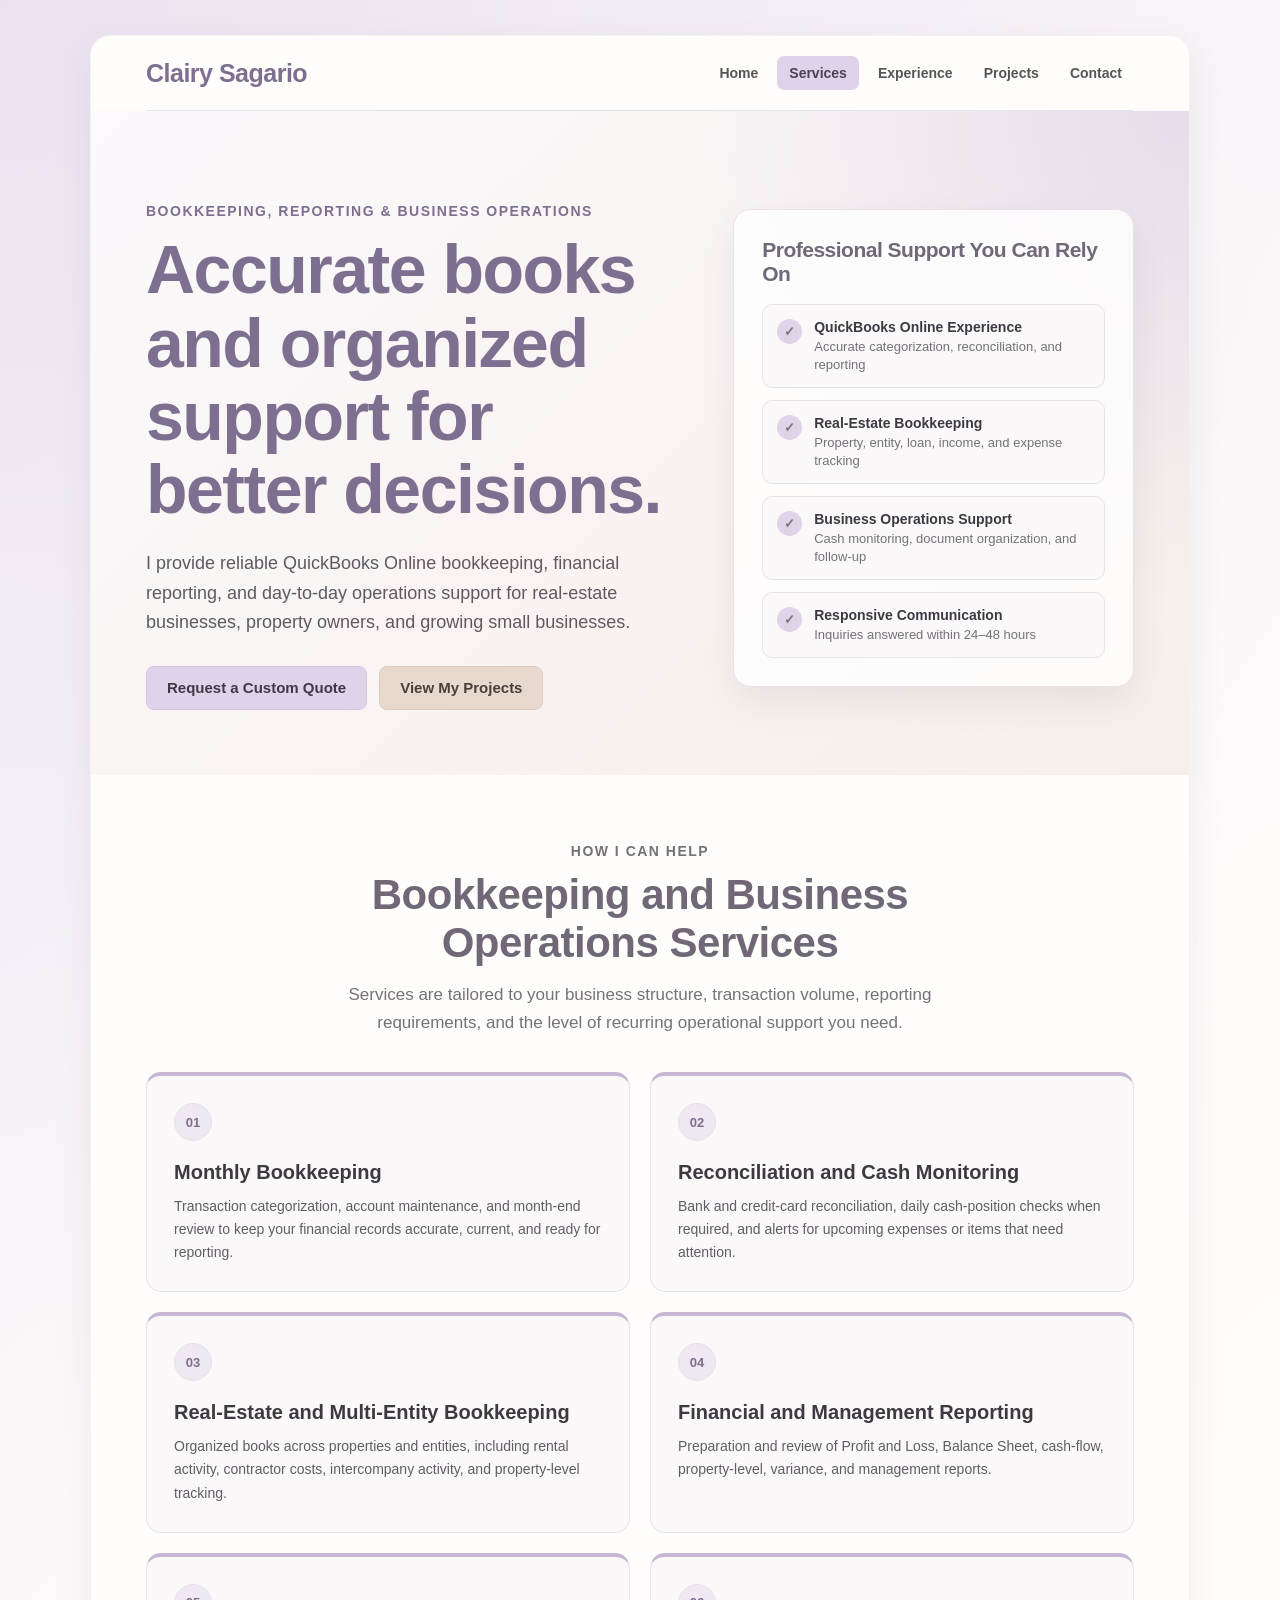
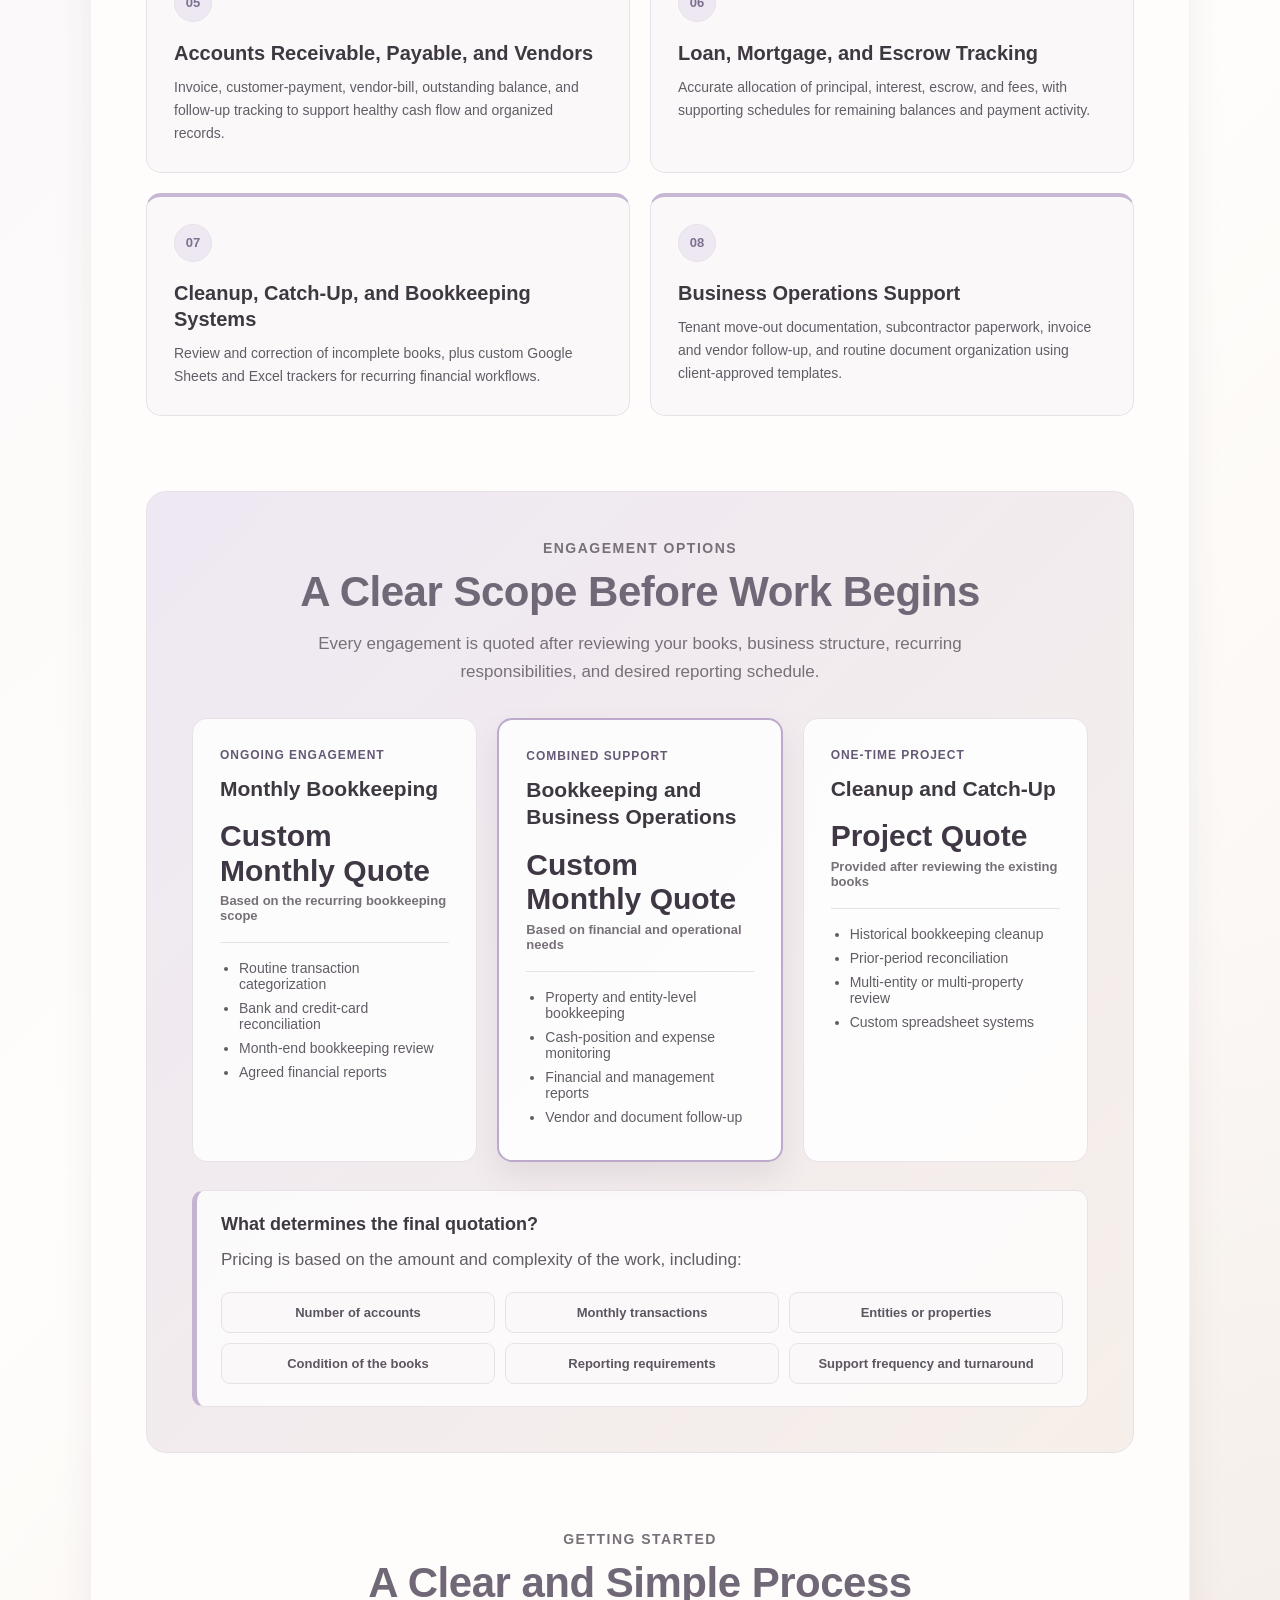
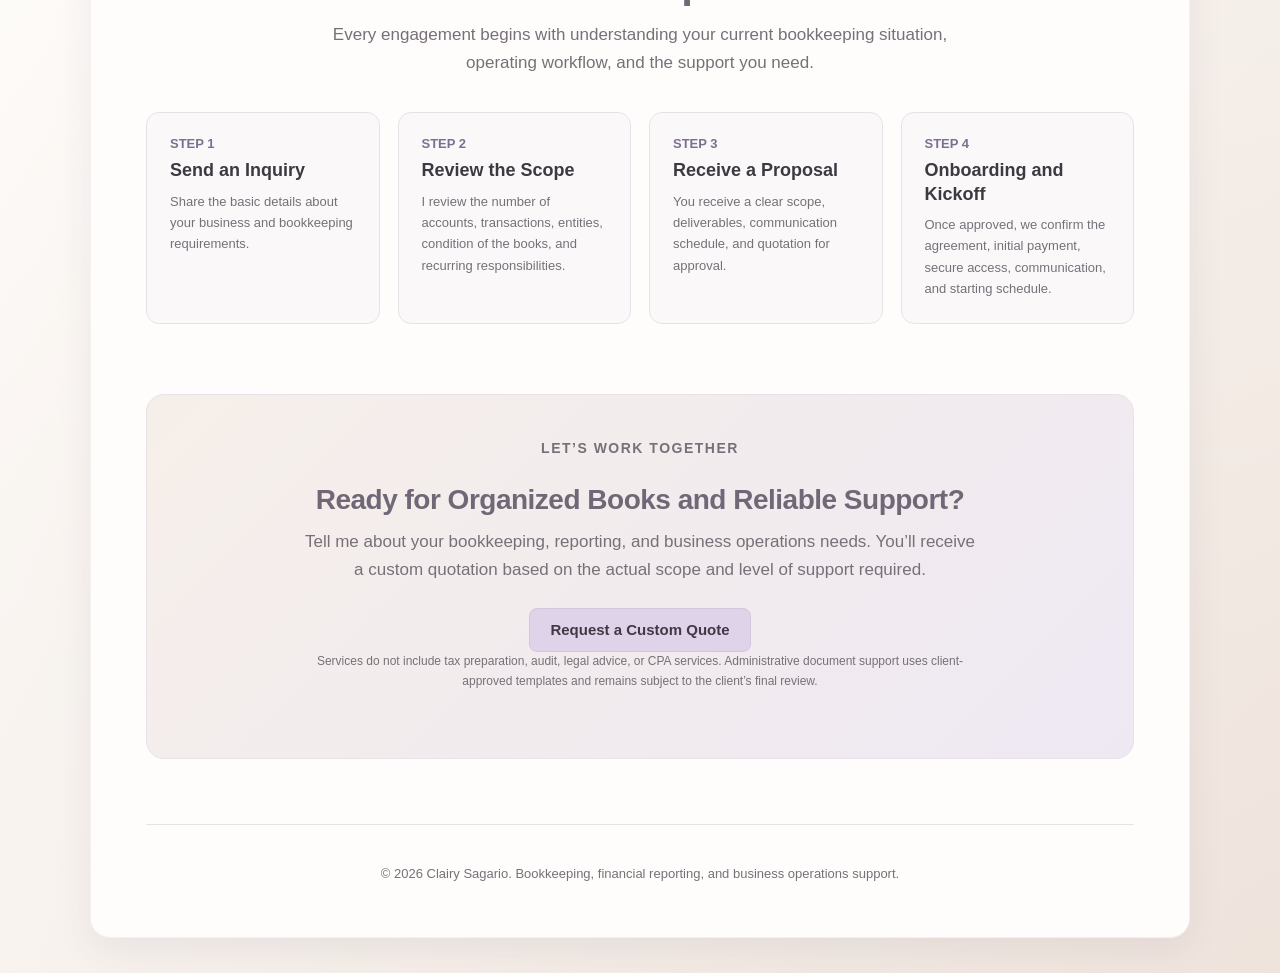
<file: services.html>
<!DOCTYPE html>
<html lang="en">
<head>
  <link rel="icon" type="image/svg+xml" href="favicon.svg">
  <meta charset="UTF-8">

  <meta
    name="viewport"
    content="width=device-width, initial-scale=1.0"
  >

  <meta
    name="description"
    content="Real estate bookkeeping, financial reporting, and business operations support from Clairy Sagario."
  >

  <title>Bookkeeping &amp; Business Operations Services | Clairy Sagario</title>

  <link rel="preconnect" href="https://fonts.googleapis.com">
  <link rel="preconnect" href="https://fonts.gstatic.com" crossorigin>

  <link
    href="https://fonts.googleapis.com/css2?family=Inter:wght@400;700;800;900&amp;display=swap"
    rel="stylesheet"
  >

  <link rel="stylesheet" href="style.css">

  <style>
    .services-hero {
      align-items: center;
      background:
        radial-gradient(
          circle at top right,
          rgba(222, 211, 232, 0.7),
          transparent 38%
        ),
        linear-gradient(
          135deg,
          #fbf9fc,
          var(--nude-soft)
        );
      display: grid;
      gap: 45px;
      grid-template-columns: 1.15fr 0.85fr;
      margin: 0 -55px;
      padding: 75px 55px 65px;
    }

    .services-hero-content h1 {
      font-size: clamp(42px, 6vw, 68px);
      line-height: 1.08;
      margin: 10px 0 22px;
      max-width: 760px;
    }

    .services-hero-content > p:last-of-type {
      color: #5f5962;
      font-size: 18px;
      max-width: 700px;
    }

    .hero-actions {
      display: flex;
      flex-wrap: wrap;
      gap: 12px;
      margin-top: 28px;
    }

    .hero-actions .secondary-button {
      background-color: white;
      border: 1px solid var(--border);
      color: var(--primary-dark);
    }

    .hero-actions .secondary-button:hover {
      background-color: var(--lavender-soft);
    }

    .services-summary {
      background-color: rgba(255, 255, 255, 0.82);
      border: 1px solid var(--border);
      border-radius: 18px;
      box-shadow:
        0 16px 35px rgba(82, 68, 91, 0.09);
      padding: 28px;
    }

    .services-summary h2 {
      font-size: 21px;
      margin: 0 0 18px;
    }

    .summary-list {
      display: grid;
      gap: 12px;
    }

    .summary-item {
      align-items: flex-start;
      background-color: var(--surface-soft);
      border: 1px solid var(--border);
      border-radius: 10px;
      display: flex;
      gap: 12px;
      padding: 14px;
    }

    .summary-check {
      align-items: center;
      background-color: var(--lavender-accent);
      border-radius: 50%;
      color: var(--primary-dark);
      display: inline-flex;
      flex: 0 0 25px;
      font-size: 13px;
      font-weight: bold;
      height: 25px;
      justify-content: center;
      width: 25px;
    }

    .summary-item strong {
      display: block;
      font-size: 14px;
      margin-bottom: 2px;
    }

    .summary-item span {
      color: var(--text-soft);
      font-size: 13px;
    }

    .section-heading {
      margin: 65px auto 35px;
      max-width: 760px;
      text-align: center;
    }

    .section-heading h2 {
      font-size: clamp(30px, 4vw, 42px);
      margin: 8px 0 14px;
    }

    .section-heading p {
      color: var(--text-soft);
      margin: 0 auto;
      max-width: 680px;
    }

    .services-grid {
      display: grid;
      gap: 20px;
      grid-template-columns: repeat(2, 1fr);
    }

    .service-card {
      background-color: var(--surface-soft);
      border: 1px solid var(--border);
      border-radius: 15px;
      border-top: 4px solid var(--lavender-accent);
      padding: 27px;
      transition:
        box-shadow 0.2s ease,
        transform 0.2s ease;
    }

    .service-card:hover {
      box-shadow:
        0 14px 28px rgba(82, 68, 91, 0.09);
      transform: translateY(-4px);
    }

    .service-number {
      align-items: center;
      background-color: var(--lavender-soft);
      border: 1px solid var(--border);
      border-radius: 50%;
      color: var(--primary-dark);
      display: inline-flex;
      font-size: 13px;
      font-weight: 800;
      height: 38px;
      justify-content: center;
      width: 38px;
    }

    .service-card h3 {
      font-size: 20px;
      margin: 18px 0 10px;
    }

    .service-card p {
      color: #625c65;
      font-size: 14px;
      margin: 0;
    }

    .pricing-section {
      background:
        linear-gradient(
          135deg,
          var(--lavender-soft),
          var(--nude-soft)
        );
      border: 1px solid var(--border);
      border-radius: 20px;
      margin-top: 75px;
      padding: 45px;
    }

    .pricing-heading {
      margin: 0 auto 32px;
      max-width: 760px;
      text-align: center;
    }

    .pricing-heading h2 {
      font-size: clamp(30px, 4vw, 42px);
      margin: 8px 0 14px;
    }

    .pricing-heading p {
      color: var(--text-soft);
      margin: 0;
    }

    .pricing-grid {
      display: grid;
      gap: 20px;
      grid-template-columns: repeat(3, 1fr);
    }

    .pricing-card {
      background-color: rgba(255, 255, 255, 0.88);
      border: 1px solid var(--border);
      border-radius: 15px;
      display: flex;
      flex-direction: column;
      padding: 27px;
    }

    .pricing-card.featured {
      border: 2px solid #bda9cc;
      box-shadow:
        0 14px 30px rgba(82, 68, 91, 0.1);
      position: relative;
    }

    .pricing-label {
      color: var(--primary-dark);
      font-size: 12px;
      font-weight: 800;
      letter-spacing: 0.08em;
      margin: 0 0 9px;
      text-transform: uppercase;
    }

    .pricing-card h3 {
      font-size: 21px;
      margin: 0 0 12px;
    }

    .rate {
      color: #3f3744;
      font-size: 30px;
      font-weight: 800;
      line-height: 1.15;
      margin: 5px 0 18px;
    }

    .rate span {
      color: var(--text-soft);
      display: block;
      font-size: 13px;
      font-weight: 600;
      margin-top: 6px;
    }

    .pricing-card ul {
      border-top: 1px solid var(--border);
      margin: 0;
      padding: 17px 0 0 19px;
    }

    .pricing-card li {
      color: #625c65;
      font-size: 14px;
      margin-bottom: 8px;
    }

    .pricing-note {
      background-color: rgba(255, 255, 255, 0.75);
      border: 1px solid var(--border);
      border-left: 5px solid #c5b3d2;
      border-radius: 12px;
      margin-top: 28px;
      padding: 22px 24px;
    }

    .pricing-note h3 {
      font-size: 18px;
      margin: 0 0 10px;
    }

    .pricing-note p {
      color: #625c65;
      margin: 0;
    }

    .quote-factors {
      display: grid;
      gap: 10px;
      grid-template-columns: repeat(3, 1fr);
      margin-top: 18px;
    }

    .quote-factor {
      background-color: var(--surface-soft);
      border: 1px solid var(--border);
      border-radius: 9px;
      color: #5d5660;
      font-size: 13px;
      font-weight: 700;
      padding: 12px;
      text-align: center;
    }

    .process-section {
      margin-top: 75px;
    }

    .process-grid {
      display: grid;
      gap: 18px;
      grid-template-columns: repeat(4, 1fr);
    }

    .process-step {
      background-color: var(--surface-soft);
      border: 1px solid var(--border);
      border-radius: 13px;
      padding: 23px;
    }

    .process-step strong {
      color: var(--primary);
      display: block;
      font-size: 13px;
      margin-bottom: 8px;
      text-transform: uppercase;
    }

    .process-step h3 {
      font-size: 18px;
      margin: 0 0 8px;
    }

    .process-step p {
      color: var(--text-soft);
      font-size: 13px;
      margin: 0;
    }

    .services-cta {
      background:
        linear-gradient(
          135deg,
          var(--nude-soft),
          var(--lavender-soft)
        );
      border: 1px solid var(--border);
      border-radius: 18px;
      margin-top: 70px;
      padding: 42px;
      text-align: center;
    }

    .services-cta h2 {
      margin: 8px 0 12px;
    }

    .services-cta p {
      color: var(--text-soft);
      margin: 0 auto 24px;
      max-width: 680px;
    }

    .professional-note {
      color: var(--text-soft);
      font-size: 12px;
      margin: 22px auto 0;
      max-width: 760px;
      text-align: center;
    }

    @media (max-width: 950px) {
      .services-hero {
        grid-template-columns: 1fr;
      }

      .services-summary {
        max-width: 620px;
      }

      .services-grid,
      .pricing-grid {
        grid-template-columns: repeat(2, 1fr);
      }

      .pricing-card:last-child {
        grid-column: 1 / -1;
      }

      .process-grid {
        grid-template-columns: repeat(2, 1fr);
      }
    }

    @media (max-width: 750px) {
      .services-hero {
        margin-left: -35px;
        margin-right: -35px;
        padding-left: 35px;
        padding-right: 35px;
      }

      .quote-factors {
        grid-template-columns: 1fr 1fr;
      }
    }

    @media (max-width: 600px) {
      .services-hero {
        margin-left: -22px;
        margin-right: -22px;
        padding: 55px 22px 45px;
      }

      .services-hero-content {
        text-align: center;
      }

      .hero-actions {
        justify-content: center;
      }

      .services-grid,
      .pricing-grid,
      .process-grid,
      .quote-factors {
        grid-template-columns: 1fr;
      }

      .pricing-card:last-child {
        grid-column: auto;
      }

      .pricing-section {
        padding: 32px 20px;
      }

      .services-cta {
        padding: 34px 22px;
      }
    }
  </style>
</head>

<body>
  <main class="container">

    <nav class="navigation">
      <a href="index.html" class="logo">
        Clairy Sagario
      </a>

      <div class="nav-links">
        <a href="index.html">
          Home
        </a>

        <a href="services.html" class="active">
          Services
        </a>

        <a href="experience.html">
          Experience
        </a>

        <a href="projects.html">
          Projects
        </a>

        <a href="contact.html">
          Contact
        </a>
      </div>
    </nav>

    <section class="services-hero">
      <div class="services-hero-content">
        <p class="greeting">
          Bookkeeping, Reporting &amp; Business Operations
        </p>

        <h1>
          Accurate books and organized support for better decisions.
        </h1>

        <p>
          I provide reliable QuickBooks Online bookkeeping,
          financial reporting, and day-to-day operations support
          for real-estate businesses, property owners, and growing
          small businesses.
        </p>

        <div class="hero-actions">
          <a href="contact.html" class="button">
            Request a Custom Quote
          </a>

          <a
            href="projects.html"
            class="button secondary-button"
          >
            View My Projects
          </a>
        </div>
      </div>

      <aside class="services-summary">
        <h2>
          Professional Support You Can Rely On
        </h2>

        <div class="summary-list">
          <div class="summary-item">
            <span class="summary-check">✓</span>

            <div>
              <strong>
                QuickBooks Online Experience
              </strong>

              <span>
                Accurate categorization, reconciliation, and
                reporting
              </span>
            </div>
          </div>

          <div class="summary-item">
            <span class="summary-check">✓</span>

            <div>
              <strong>
                Real-Estate Bookkeeping
              </strong>

              <span>
                Property, entity, loan, income, and expense tracking
              </span>
            </div>
          </div>

          <div class="summary-item">
            <span class="summary-check">✓</span>

            <div>
              <strong>
                Business Operations Support
              </strong>

              <span>
                Cash monitoring, document organization, and
                follow-up
              </span>
            </div>
          </div>

          <div class="summary-item">
            <span class="summary-check">✓</span>

            <div>
              <strong>
                Responsive Communication
              </strong>

              <span>
                Inquiries answered within 24–48 hours
              </span>
            </div>
          </div>
        </div>
      </aside>
    </section>

    <section>
      <div class="section-heading">
        <p class="greeting">
          How I Can Help
        </p>

        <h2>
          Bookkeeping and Business Operations Services
        </h2>

        <p>
          Services are tailored to your business structure,
          transaction volume, reporting requirements, and the level
          of recurring operational support you need.
        </p>
      </div>

      <div class="services-grid">
        <article class="service-card">
          <span class="service-number">
            01
          </span>

          <h3>
            Monthly Bookkeeping
          </h3>

          <p>
            Transaction categorization, account maintenance, and
            month-end review to keep your financial records
            accurate, current, and ready for reporting.
          </p>
        </article>

        <article class="service-card">
          <span class="service-number">
            02
          </span>

          <h3>
            Reconciliation and Cash Monitoring
          </h3>

          <p>
            Bank and credit-card reconciliation, daily cash-position
            checks when required, and alerts for upcoming expenses
            or items that need attention.
          </p>
        </article>

        <article class="service-card">
          <span class="service-number">
            03
          </span>

          <h3>
            Real-Estate and Multi-Entity Bookkeeping
          </h3>

          <p>
            Organized books across properties and entities,
            including rental activity, contractor costs,
            intercompany activity, and property-level tracking.
          </p>
        </article>

        <article class="service-card">
          <span class="service-number">
            04
          </span>

          <h3>
            Financial and Management Reporting
          </h3>

          <p>
            Preparation and review of Profit and Loss, Balance
            Sheet, cash-flow, property-level, variance, and
            management reports.
          </p>
        </article>

        <article class="service-card">
          <span class="service-number">
            05
          </span>

          <h3>
            Accounts Receivable, Payable, and Vendors
          </h3>

          <p>
            Invoice, customer-payment, vendor-bill, outstanding
            balance, and follow-up tracking to support healthy cash
            flow and organized records.
          </p>
        </article>

        <article class="service-card">
          <span class="service-number">
            06
          </span>

          <h3>
            Loan, Mortgage, and Escrow Tracking
          </h3>

          <p>
            Accurate allocation of principal, interest, escrow, and
            fees, with supporting schedules for remaining balances
            and payment activity.
          </p>
        </article>

        <article class="service-card">
          <span class="service-number">
            07
          </span>

          <h3>
            Cleanup, Catch-Up, and Bookkeeping Systems
          </h3>

          <p>
            Review and correction of incomplete books, plus custom
            Google Sheets and Excel trackers for recurring
            financial workflows.
          </p>
        </article>

        <article class="service-card">
          <span class="service-number">
            08
          </span>

          <h3>
            Business Operations Support
          </h3>

          <p>
            Tenant move-out documentation, subcontractor paperwork,
            invoice and vendor follow-up, and routine document
            organization using client-approved templates.
          </p>
        </article>
      </div>
    </section>

    <section class="pricing-section">
      <div class="pricing-heading">
        <p class="greeting">
          Engagement Options
        </p>

        <h2>
          A Clear Scope Before Work Begins
        </h2>

        <p>
          Every engagement is quoted after reviewing your books,
          business structure, recurring responsibilities, and
          desired reporting schedule.
        </p>
      </div>

      <div class="pricing-grid">
        <article class="pricing-card">
          <p class="pricing-label">
            Ongoing Engagement
          </p>

          <h3>
            Monthly Bookkeeping
          </h3>

          <p class="rate">
            Custom Monthly Quote

            <span>
              Based on the recurring bookkeeping scope
            </span>
          </p>

          <ul>
            <li>
              Routine transaction categorization
            </li>

            <li>
              Bank and credit-card reconciliation
            </li>

            <li>
              Month-end bookkeeping review
            </li>

            <li>
              Agreed financial reports
            </li>
          </ul>
        </article>

        <article class="pricing-card featured">
          <p class="pricing-label">
            Combined Support
          </p>

          <h3>
            Bookkeeping and Business Operations
          </h3>

          <p class="rate">
            Custom Monthly Quote

            <span>
              Based on financial and operational needs
            </span>
          </p>

          <ul>
            <li>
              Property and entity-level bookkeeping
            </li>

            <li>
              Cash-position and expense monitoring
            </li>

            <li>
              Financial and management reports
            </li>

            <li>
              Vendor and document follow-up
            </li>
          </ul>
        </article>

        <article class="pricing-card">
          <p class="pricing-label">
            One-Time Project
          </p>

          <h3>
            Cleanup and Catch-Up
          </h3>

          <p class="rate">
            Project Quote

            <span>
              Provided after reviewing the existing books
            </span>
          </p>

          <ul>
            <li>
              Historical bookkeeping cleanup
            </li>

            <li>
              Prior-period reconciliation
            </li>

            <li>
              Multi-entity or multi-property review
            </li>

            <li>
              Custom spreadsheet systems
            </li>
          </ul>
        </article>
      </div>

      <div class="pricing-note">
        <h3>
          What determines the final quotation?
        </h3>

        <p>
          Pricing is based on the amount and complexity of the work,
          including:
        </p>

        <div class="quote-factors">
          <div class="quote-factor">
            Number of accounts
          </div>

          <div class="quote-factor">
            Monthly transactions
          </div>

          <div class="quote-factor">
            Entities or properties
          </div>

          <div class="quote-factor">
            Condition of the books
          </div>

          <div class="quote-factor">
            Reporting requirements
          </div>

          <div class="quote-factor">
            Support frequency and turnaround
          </div>
        </div>
      </div>
    </section>

    <section class="process-section">
      <div class="section-heading">
        <p class="greeting">
          Getting Started
        </p>

        <h2>
          A Clear and Simple Process
        </h2>

        <p>
          Every engagement begins with understanding your current
          bookkeeping situation, operating workflow, and the support
          you need.
        </p>
      </div>

      <div class="process-grid">
        <article class="process-step">
          <strong>
            Step 1
          </strong>

          <h3>
            Send an Inquiry
          </h3>

          <p>
            Share the basic details about your business and
            bookkeeping requirements.
          </p>
        </article>

        <article class="process-step">
          <strong>
            Step 2
          </strong>

          <h3>
            Review the Scope
          </h3>

          <p>
            I review the number of accounts, transactions, entities,
            condition of the books, and recurring responsibilities.
          </p>
        </article>

        <article class="process-step">
          <strong>
            Step 3
          </strong>

          <h3>
            Receive a Proposal
          </h3>

          <p>
            You receive a clear scope, deliverables, communication
            schedule, and quotation for approval.
          </p>
        </article>

        <article class="process-step">
          <strong>
            Step 4
          </strong>

          <h3>
            Onboarding and Kickoff
          </h3>

          <p>
            Once approved, we confirm the agreement, initial
            payment, secure access, communication, and starting
            schedule.
          </p>
        </article>
      </div>
    </section>

    <section class="services-cta">
      <p class="greeting">
        Let’s Work Together
      </p>

      <h2>
        Ready for Organized Books and Reliable Support?
      </h2>

      <p>
        Tell me about your bookkeeping, reporting, and business
        operations needs. You’ll receive a custom quotation based
        on the actual scope and level of support required.
      </p>

      <a href="contact.html" class="button">
        Request a Custom Quote
      </a>

      <p class="professional-note">
        Services do not include tax preparation, audit, legal
        advice, or CPA services. Administrative document support
        uses client-approved templates and remains subject to the
        client’s final review.
      </p>
    </section>

    <footer>
      <p>
        © 2026 Clairy Sagario. Bookkeeping, financial reporting,
        and business operations support.
      </p>
    </footer>

  </main>
</body>
</html>
</file>
<file: style.css>
@import url("base.css");

:root {
  --primary: #7d6f8f;
  --primary-dark: #665975;
  --secondary: #7a7279;
  --secondary-dark: #625a61;

  --background: #f8f5f8;
  --surface: #fffdfc;
  --surface-soft: #fbf8fa;

  --lavender-soft: #eee8f3;
  --lavender-accent: #ded3e8;
  --lavender-hover: #cfc1db;

  --nude-soft: #f6efe9;
  --nude-accent: #e8d9ce;

  --text: #3e3941;
  --text-soft: #777078;
  --border: #e9e1e8;

  --shadow:
    0 12px 35px rgba(82, 68, 91, 0.08);
}

/* Main background */

body {
  background:
    radial-gradient(
      circle at top left,
      rgba(222, 211, 232, 0.5),
      transparent 34%
    ),
    radial-gradient(
      circle at bottom right,
      rgba(232, 217, 206, 0.5),
      transparent 38%
    ),
    linear-gradient(
      135deg,
      #f7f3f8 0%,
      #fffdfb 52%,
      #f5efeb 100%
    );
}

::selection {
  background-color: var(--lavender-accent);
  color: var(--text);
}

/* Navigation */

.navigation {
  background-color: rgba(255, 253, 252, 0.96);
}

.nav-links a:hover {
  background-color: var(--lavender-soft);
  color: var(--primary-dark);
}

.nav-links a.active {
  background-color: var(--lavender-accent);
  color: #4b4252;
}

.logo {
  color: var(--primary);
}

/* Main headings */

h1,
.greeting {
  color: var(--primary);
}

h2 {
  color: #706877;
}

/* Main buttons */

button,
.button {
  background-color: var(--lavender-accent);
  border-color: #d3c6df;
  color: #403847;
}

button:hover,
.button:hover {
  background-color: var(--lavender-hover);
  border-color: #c4b4d2;
  box-shadow:
    0 6px 15px rgba(98, 79, 112, 0.12);
  color: #342d3a;
}

/* Home-page colors */

.hero {
  background:
    radial-gradient(
      circle at top right,
      rgba(222, 211, 232, 0.55),
      transparent 38%
    ),
    radial-gradient(
      circle at bottom left,
      rgba(232, 217, 206, 0.48),
      transparent 42%
    ),
    linear-gradient(
      135deg,
      #fbf8fc,
      #f9f4f1
    ) !important;
}

.home-hero .introduction {
  color: #5f5962 !important;
}

.outline-action {
  background-color: white !important;
  border-color: #d3c6df !important;
  color: var(--primary-dark) !important;
}

.outline-action:hover {
  background-color: var(--lavender-soft) !important;
  color: #44394d !important;
}

.profile-card {
  background:
    radial-gradient(
      circle at top right,
      rgba(222, 211, 232, 0.6),
      transparent 38%
    ),
    linear-gradient(
      145deg,
      #fdfbfc,
      #f5eee9
    ) !important;
  border-color: var(--border) !important;
  box-shadow:
    0 18px 35px rgba(82, 68, 91, 0.1) !important;
}

.profile-card::before {
  background-color:
    rgba(222, 211, 232, 0.5) !important;
}

.profile-card::after {
  border-color:
    rgba(185, 166, 199, 0.35) !important;
}

.initials-circle {
  background:
    linear-gradient(
      145deg,
      #cbbbd8,
      #a996bb
    ) !important;
  box-shadow:
    0 10px 22px rgba(110, 89, 124, 0.16) !important;
}

.availability {
  background-color: var(--nude-soft) !important;
  border-color: var(--nude-accent) !important;
  color: #645762 !important;
}

.quick-details {
  background:
    linear-gradient(
      145deg,
      #fbf8fc,
      var(--nude-soft)
    ) !important;
  border-left-color: #bba8ca !important;
}

/* General cards */

.skill-card,
.project-card,
.service-card,
.services-introduction,
.services-cta,
.details-card,
.inquiry-form,
.contact-card,
.category-card,
.expense-item,
.empty-message,
.bill-to {
  background-color: var(--surface-soft) !important;
  border-color: var(--border) !important;
}

.skill-card,
.project-card,
.service-card {
  border-top-color: #c7b7d4 !important;
}

.skill-card {
  border-left-color: #c7b7d4 !important;
}

.service-number,
.process-step strong,
.experience-date,
.category-card strong,
.project-type {
  color: var(--primary) !important;
}

/* Nude sections */

.services-introduction,
.summary-box,
.quote-note {
  background-color: var(--nude-soft) !important;
  border-color: var(--nude-accent) !important;
  color: var(--text) !important;
}

/* Light lavender sections */

.experience-section,
.contact-resume,
.total-box {
  background:
    linear-gradient(
      135deg,
      var(--lavender-soft),
      #f5eff7
    ) !important;
  color: var(--text) !important;
}

.experience-section h2,
.contact-resume h2 {
  color: #655a70 !important;
}

.tool {
  background-color:
    rgba(255, 255, 255, 0.7) !important;
  border-color: #d8cce1 !important;
  color: #514958 !important;
}

/* Form colors */

label {
  color: #706779 !important;
}

input,
select,
textarea {
  background-color: #fffdfc !important;
  border-color: #e2d9e1 !important;
}

input:focus,
select:focus,
textarea:focus {
  border-color: #b8a5c6 !important;
  outline-color:
    rgba(184, 165, 198, 0.2) !important;
}

/* WhatsApp and secondary buttons */

.secondary-button,
.whatsapp-button {
  background-color: var(--nude-accent) !important;
  border-color: #dccabd !important;
  color: #493f3a !important;
}

.secondary-button:hover,
.whatsapp-button:hover {
  background-color: #ddccc0 !important;
  color: #3e3531 !important;
}

/* Delete buttons remain visibly different */

.remove-button {
  background-color: #b98288 !important;
  border-color: #b98288 !important;
  color: white !important;
}

.remove-button:hover {
  background-color: #a86f76 !important;
  border-color: #a86f76 !important;
}

.clear-button {
  background-color: transparent !important;
  border-color: #b98288 !important;
  color: #9a6269 !important;
}

.clear-button:hover {
  background-color: #b98288 !important;
  color: white !important;
}

/* Dashboard summary cards */

.summary-card {
  color: var(--text) !important;
}

.income-card {
  background-color: #e4ede8 !important;
}

.expense-card {
  background-color: #f0e1e2 !important;
}

.net-card {
  background-color: var(--lavender-soft) !important;
}

.summary-card span,
.summary-card strong {
  color: inherit !important;
}

/* Project-page heading */

.page-heading {
  background:
    linear-gradient(
      135deg,
      rgba(222, 211, 232, 0.55),
      rgba(246, 239, 233, 0.75)
    ) !important;
}

/* Tables */

.invoice-table th,
.transaction-table th {
  background-color: #81768a !important;
}

.invoice-total {
  background-color: var(--lavender-soft) !important;
}

/* Footer */

footer {
  border-color: var(--border);
}

footer p {
  color: var(--text-soft);
}
/* Fix Custom Pricing heading readability */

.quote-note h3 {
  color: var(--text) !important;
}
</file>
